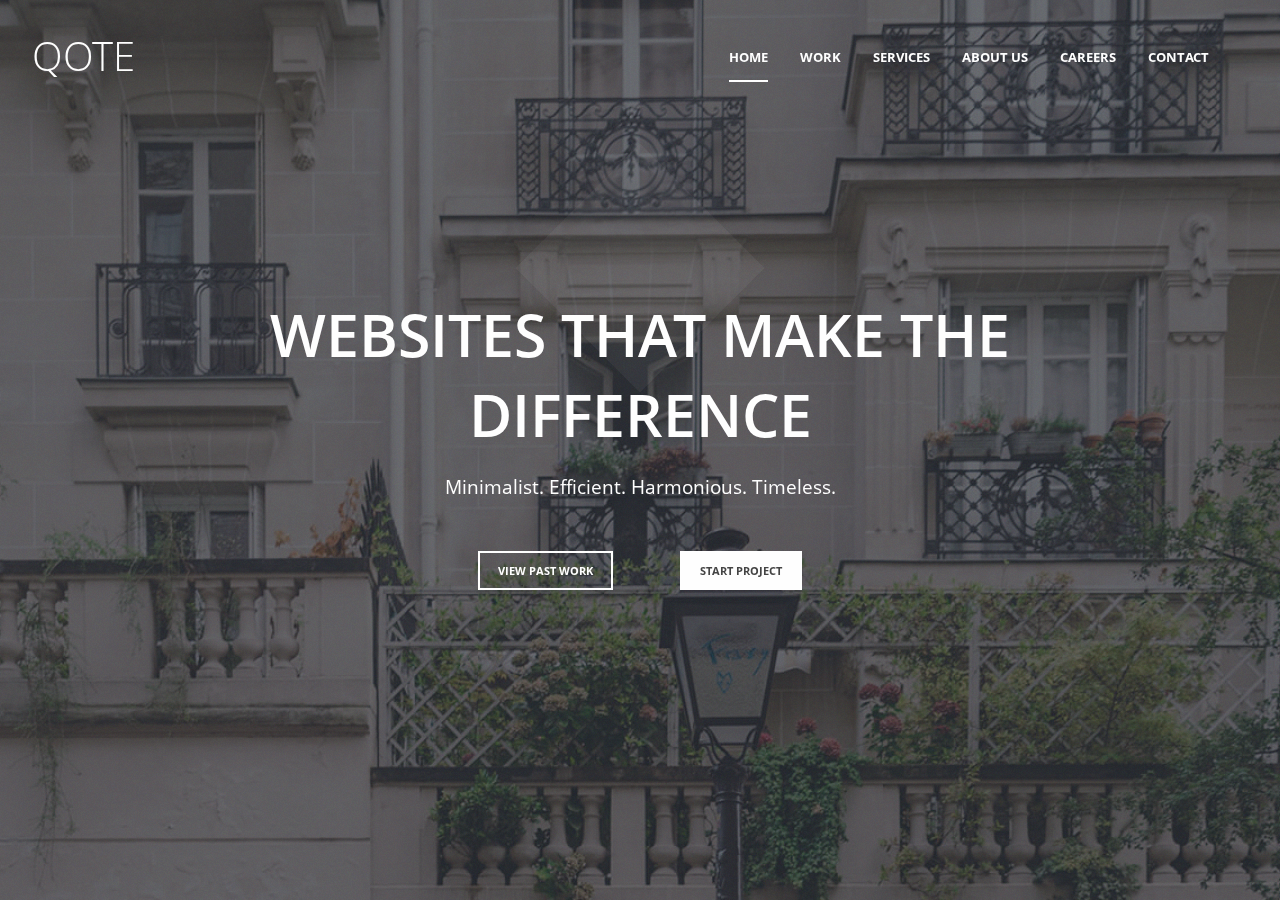
<file: index.html>
<!DOCTYPE html>
<html>
	<head>
		<meta charset="utf-8" />
		<title>QOTE</title>
		<meta name="viewport" content="width=device-width, initial-scale=1.0, user-scalable=yes" />
		<link rel="shortcut icon" href="favicon.ico"/>
		<link rel="stylesheet" type="text/css" href="assets/css/style.css" />
		<script type="text/javascript" src="assets/js/qote.js"></script>
	</head>
	<body data-status="loading">
		<div id="overlay"></div>
		<div id="loader">
			<div></div>
			<div></div>
			<div></div>
			<div></div>
			<div></div>
		</div>
		<header>
			<a id="logo" href="./">Qote</a>
			<input type="checkbox" id="menu-state" name="menu-state">
			<label id="menu-button" for="menu-state"><div></div></label>

			<nav id="menu-items">
				<ul>
					<li><a href="./" class="menu-selected">Home</a></li><!--
					--><li><a href="./work/">Work</a></li><!--
					--><li><a href="./services/">Services</a></li><!--
					--><li><a href="./about/">About Us</a></li><!--
					--><li><a href="./careers/">Careers</a></li><!--
					--><li><a href="./contact/">Contact</a></li><!--
					--><li><a href="#">EN</a> | <a href="#" data-title="FR" class="menu-selected">FR</a></li>
				</ul>
			</nav>



		</header>
		<section id="home">
			<article>
				<h1>Websites that make the difference</h1>
				
				<p>Minimalist. Efficient. Harmonious. Timeless.</p>
				<div class="button-container">
					<a href="./work/" class="button"><div><span>View Past Work</span></div></a><!--<div class="button important-button"><div>Start Project</div><span>Start Project</span></div>-->
					<a href="./contact/#contact-form" class="button important-button"><div><span>Start Project</span></div></a>
				</div>
			</article>
		</section>

		<!--
		<footer><a href="#2012">2012</a><a href="#2013">2013</a><a href="#2014">2014</a><a href="#2015">2015</a><a href="#2016">2016</a><a href="#2017">2017</a><a href="#2018">2018</a></footer>
	-->

	</body>
</html>
</file>
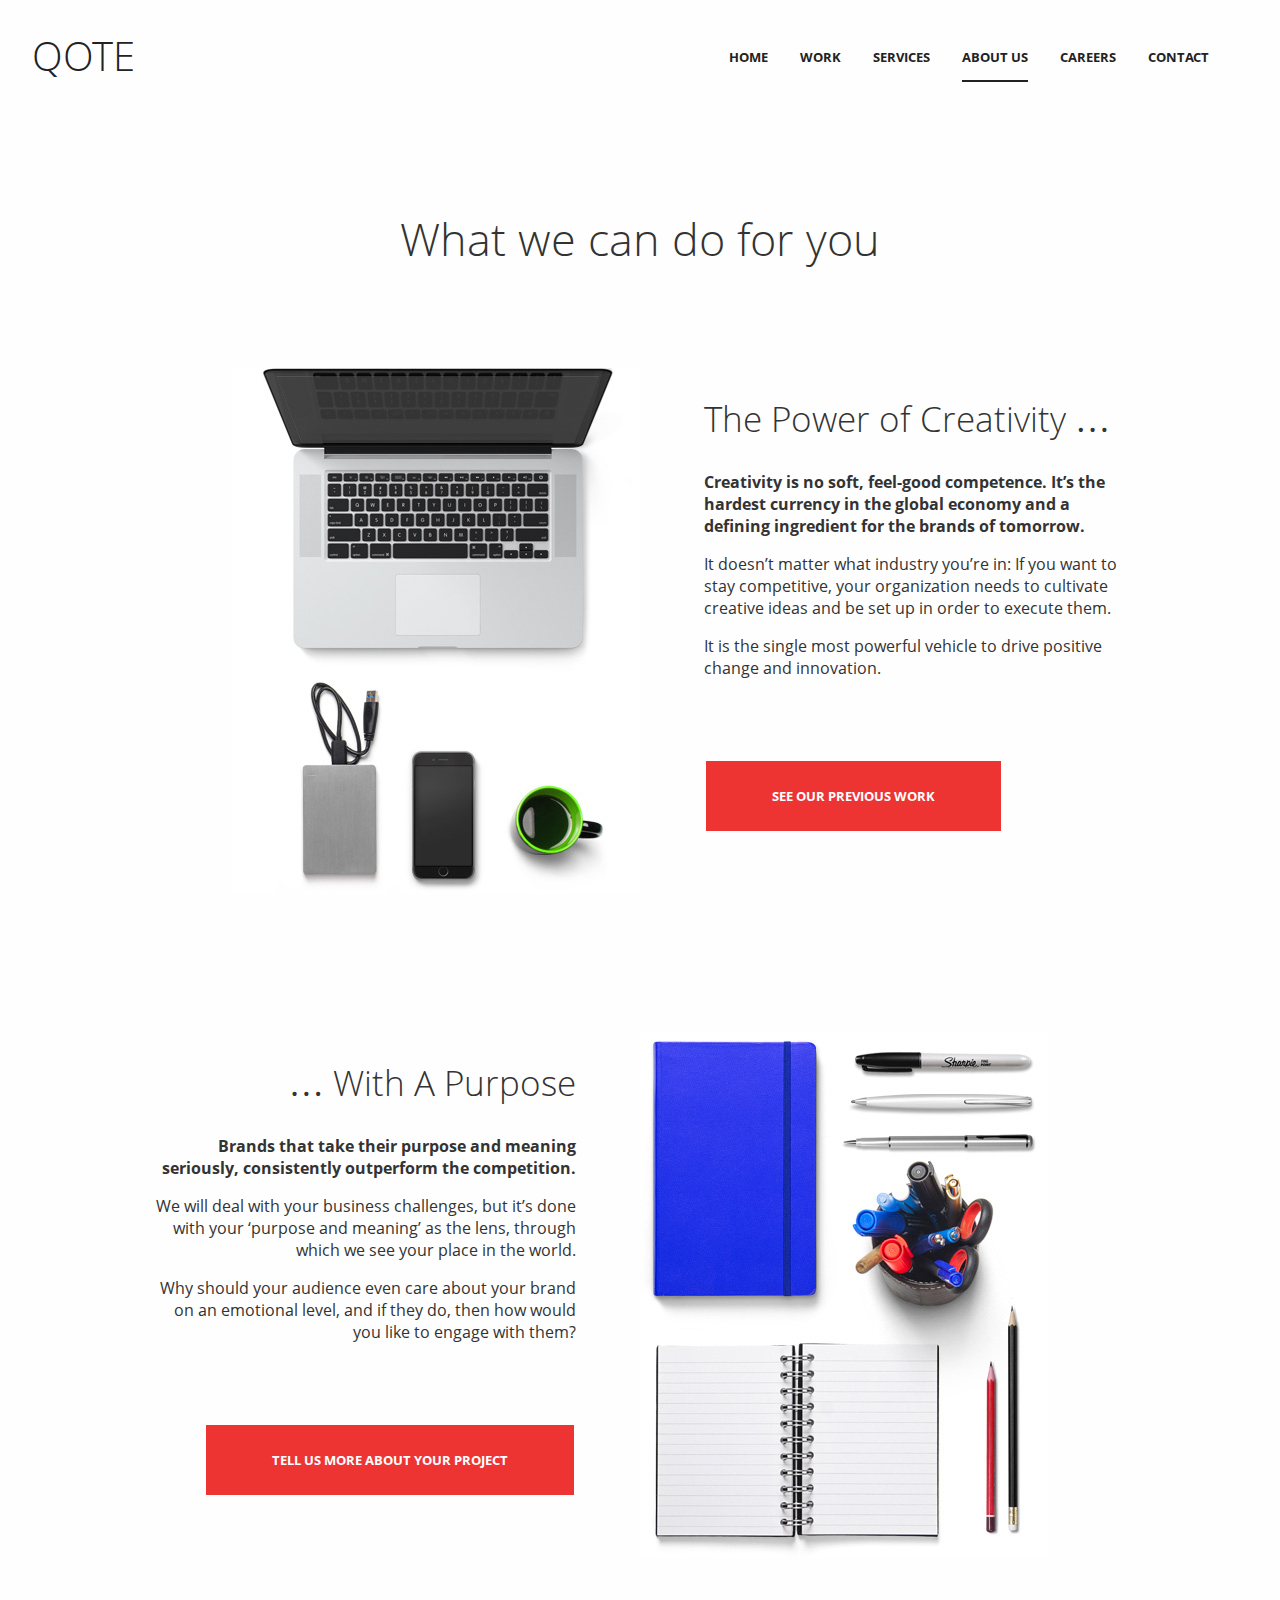
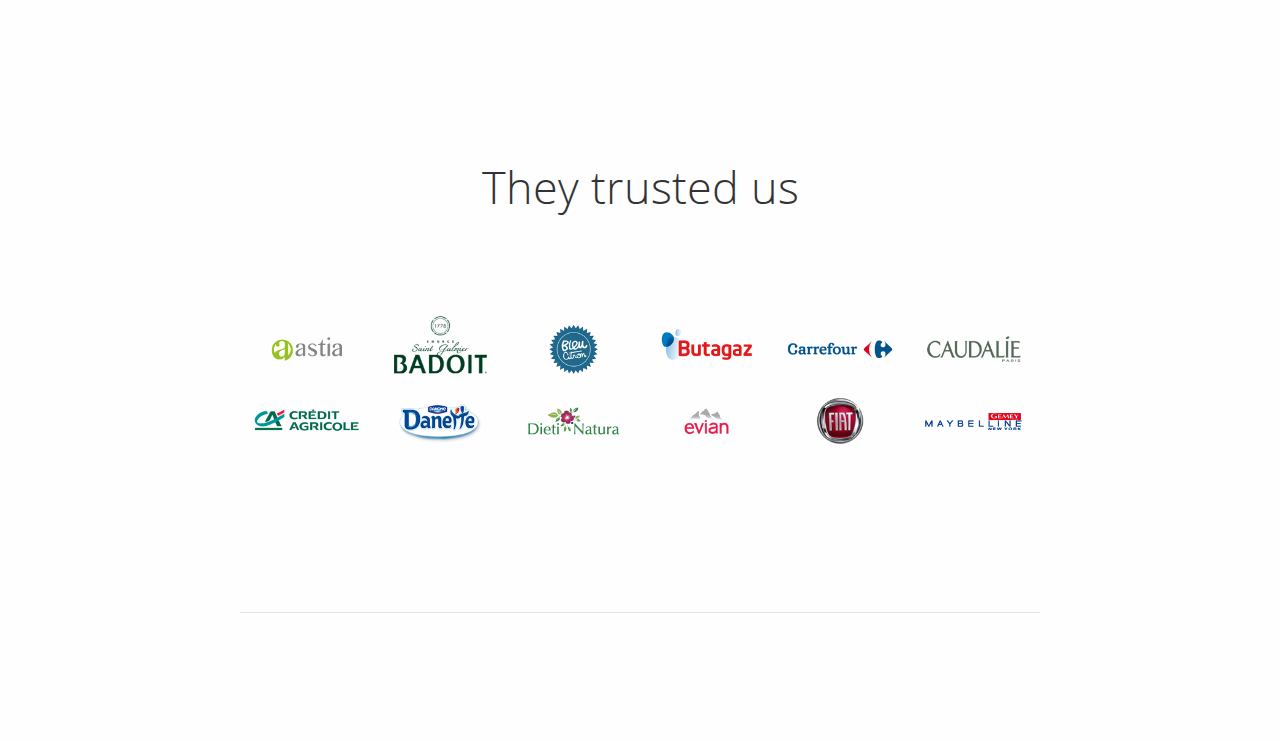
<file: about/index.html>
<!DOCTYPE html>
<html>
	<head>
		<meta charset="utf-8" />
		<title>QOTE | About Us</title>
		<meta name="viewport" content="width=device-width, initial-scale=1.0, user-scalable=yes" />
		<link rel="shortcut icon" href="../favicon.ico"/>
		<link rel="stylesheet" type="text/css" href="../assets/css/style.css" />
		<script type="text/javascript" src="../assets/js/catgrid.js"></script>
		<script type="text/javascript" src="../assets/js/qote.js"></script>
	</head>
	<body data-status="loading" class="page-work">
		<div id="loader">
			<div></div>
			<div></div>
			<div></div>
			<div></div>
			<div></div>
		</div>
		<header>
			<a id="logo" href="../">Qote</a>
			<input type="checkbox" id="menu-state" name="menu-state">
			<label id="menu-button" for="menu-state"><div></div></label>

			<nav id="menu-items">
				<ul>
					<li><a href="../">Home</a></li><!--
					--><li><a href="../work/">Work</a></li><!--
					--><li><a href="../services/">Services</a></li><!--
					--><li><a href="../about/" class="menu-selected">About Us</a></li><!--
					--><li><a href="../careers/">Careers</a></li><!--
					--><li><a href="../contact/">Contact</a></li><!--
					--><li><a href="#">EN</a> | <a href="#" data-title="FR" class="menu-selected">FR</a></li>
				</ul>
			</nav>



		</header>
		<section id="about">
			<h1>What we can do for you</h1>
			<div class="align-right"><img src="../assets/images/mato01.jpg" /></div>
			<div class="align-left">
				<h2>The Power of Creativity …</h2>
				<p><b>Creativity is no soft, feel-good competence. It’s the hardest currency in the global economy and a defining ingredient for the brands of tomorrow.</b></p>
				<p>It doesn’t matter what industry you’re in: If you want to stay competitive, your organization needs to cultivate creative ideas and be set up in order to execute them.</p>
				<p>It is the single most powerful vehicle to drive positive change and innovation.</p>
				<a href="../work/" class="colored-button"><div><span>See our previous work</span></div></a>
			</div>

			<div class="align-right">
				<h2>… With A Purpose</h2>
				<p><b>Brands that take their purpose and meaning seriously, consistently outperform the competition.</b></p>
				<p>We will deal with your business challenges, but it’s done with your ‘purpose and meaning’ as the lens, through which we see your place in the world.</p>
				<p>Why should your audience even care about your brand on an emotional level, and if they do, then how would you like to engage with them?</p>
				<a href="../contact/" class="colored-button"><div><span>Tell us more about your project</span></div></a>
			</div>
			<div class="align-left"><img src="../assets/images/mato02.jpg" /></div>


			
			<h1>They trusted us</h1>
			<div id="clients">
				<div id="clients-container">
					<div>
						<img src="../assets/images/clients/astia1.png" />
						<img src="../assets/images/clients/badoit1.png" />
						<img src="../assets/images/clients/bleucitron1.png" />
						<img src="../assets/images/clients/butagaz1.png" />
						<img src="../assets/images/clients/carrefour1.png" />
						<img src="../assets/images/clients/caudalie1.png" />
						<img src="../assets/images/clients/creditagricole1.png" />
						<img src="../assets/images/clients/danette1.png" />
						<img src="../assets/images/clients/dietinatura1.png" />
						<img src="../assets/images/clients/evian1.png" />
						<img src="../assets/images/clients/fiat1.png" />
						<img src="../assets/images/clients/gemey1.png" />

					</div>
					<div>
						<img src="../assets/images/clients/gibert1.png" />
						<img src="../assets/images/clients/grandlitier1.png" />
						<img src="../assets/images/clients/lasolution1.png" />
						<img src="../assets/images/clients/likemirror1.png" />
						<img src="../assets/images/clients/loreal1.png" />
						<img src="../assets/images/clients/lpsk1.png" />
						<img src="../assets/images/clients/mathpromo1.png" />
						<img src="../assets/images/clients/mazda1.png" />
						<img src="../assets/images/clients/mediagong1.png" />
						<img src="../assets/images/clients/mennen1.png" />
						<img src="../assets/images/clients/monkees1.png" />
						<img src="../assets/images/clients/mopa1.png" />

					</div>
					<div>
						<img src="../assets/images/clients/moxoundz1.png" />
						<img src="../assets/images/clients/naive1.png" />
						<img src="../assets/images/clients/novo1.png" />
						<img src="../assets/images/clients/pierrericaud1.png" />
						<img src="../assets/images/clients/psykup1.png" />
						<img src="../assets/images/clients/rufusbellefleur1.png" />
						<img src="../assets/images/clients/samsung1.png" />
						
						<img src="../assets/images/clients/gibert1.png" />
						<img src="../assets/images/clients/grandlitier1.png" />
						<img src="../assets/images/clients/lasolution1.png" />
						<img src="../assets/images/clients/likemirror1.png" />
						<img src="../assets/images/clients/loreal1.png" />


					</div>
				</div>
			</div>
		</section>
		<!--<footer><a href="#2012">2012</a><a href="#2013">2013</a><a href="#2014">2014</a><a href="#2015">2015</a><a href="#2016">2016</a><a href="#2017">2017</a><a href="#2018">2018</a></footer>-->

	</body>
</html>
</file>
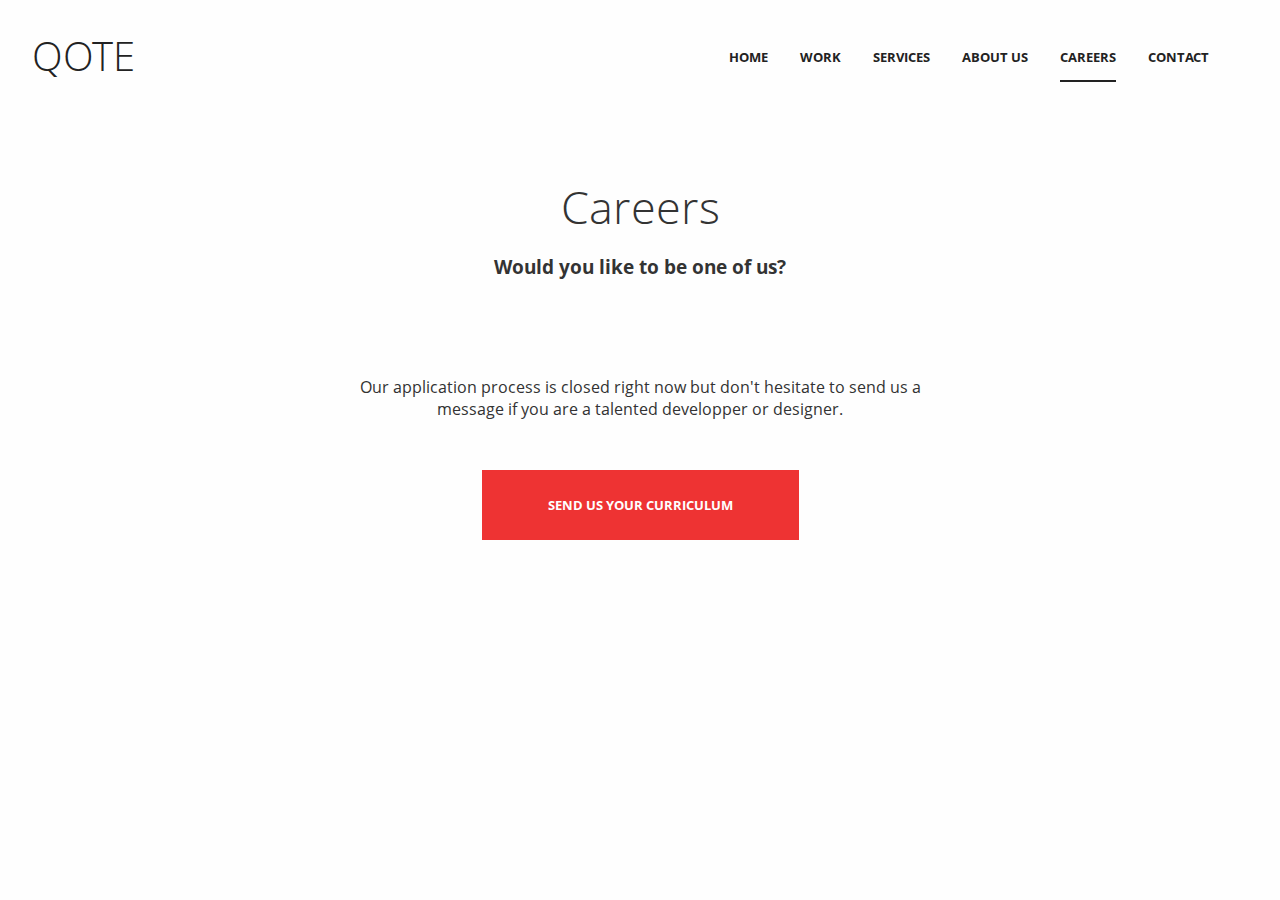
<file: careers/index.html>
<!DOCTYPE html>
<html>
	<head>
		<meta charset="utf-8" />
		<title>QOTE | Careers</title>
		<meta name="viewport" content="width=device-width, initial-scale=1.0, user-scalable=yes" />
		<link rel="shortcut icon" href="../favicon.ico"/>
		<link rel="stylesheet" type="text/css" href="../assets/css/style.css" />
		<script type="text/javascript" src="../assets/js/qote.js"></script>
		<script type="text/javascript" src="../assets/js/catgrid.js"></script>
	</head>
	<body data-status="loading" class="page-work">
		<div id="loader">
			<div></div>
			<div></div>
			<div></div>
			<div></div>
			<div></div>
		</div>
		<header>
			<a id="logo" href="../">Qote</a>
			<input type="checkbox" id="menu-state" name="menu-state">
			<label id="menu-button" for="menu-state"><div></div></label>

			<nav id="menu-items">
				<ul>
					<li><a href="../">Home</a></li><!--
					--><li><a href="../work/">Work</a></li><!--
					--><li><a href="../services/">Services</a></li><!--
					--><li><a href="../about/">About Us</a></li><!--
					--><li><a href="../careers/" class="menu-selected">Careers</a></li><!--
					--><li><a href="../contact/">Contact</a></li><!--
					--><li><a href="#">EN</a> | <a href="#" data-title="FR" class="menu-selected">FR</a></li>
				</ul>
			</nav>



		</header>
		<section id="careers">
			<h1>Careers</h1>
			<h2>Would you like to be one of us?</h2>
			<p>Our application process is closed right now but don't hesitate to send us a message if you are a talented developper or designer.</p>
			<div id="careers-link">
				<a href="../contact/" class="colored-button"><div><span>Send Us your Curriculum</span></div></a>
			</div>

			
		</section>
		<!--<footer><a href="#2012">2012</a><a href="#2013">2013</a><a href="#2014">2014</a><a href="#2015">2015</a><a href="#2016">2016</a><a href="#2017">2017</a><a href="#2018">2018</a></footer>-->

	</body>
</html>
</file>
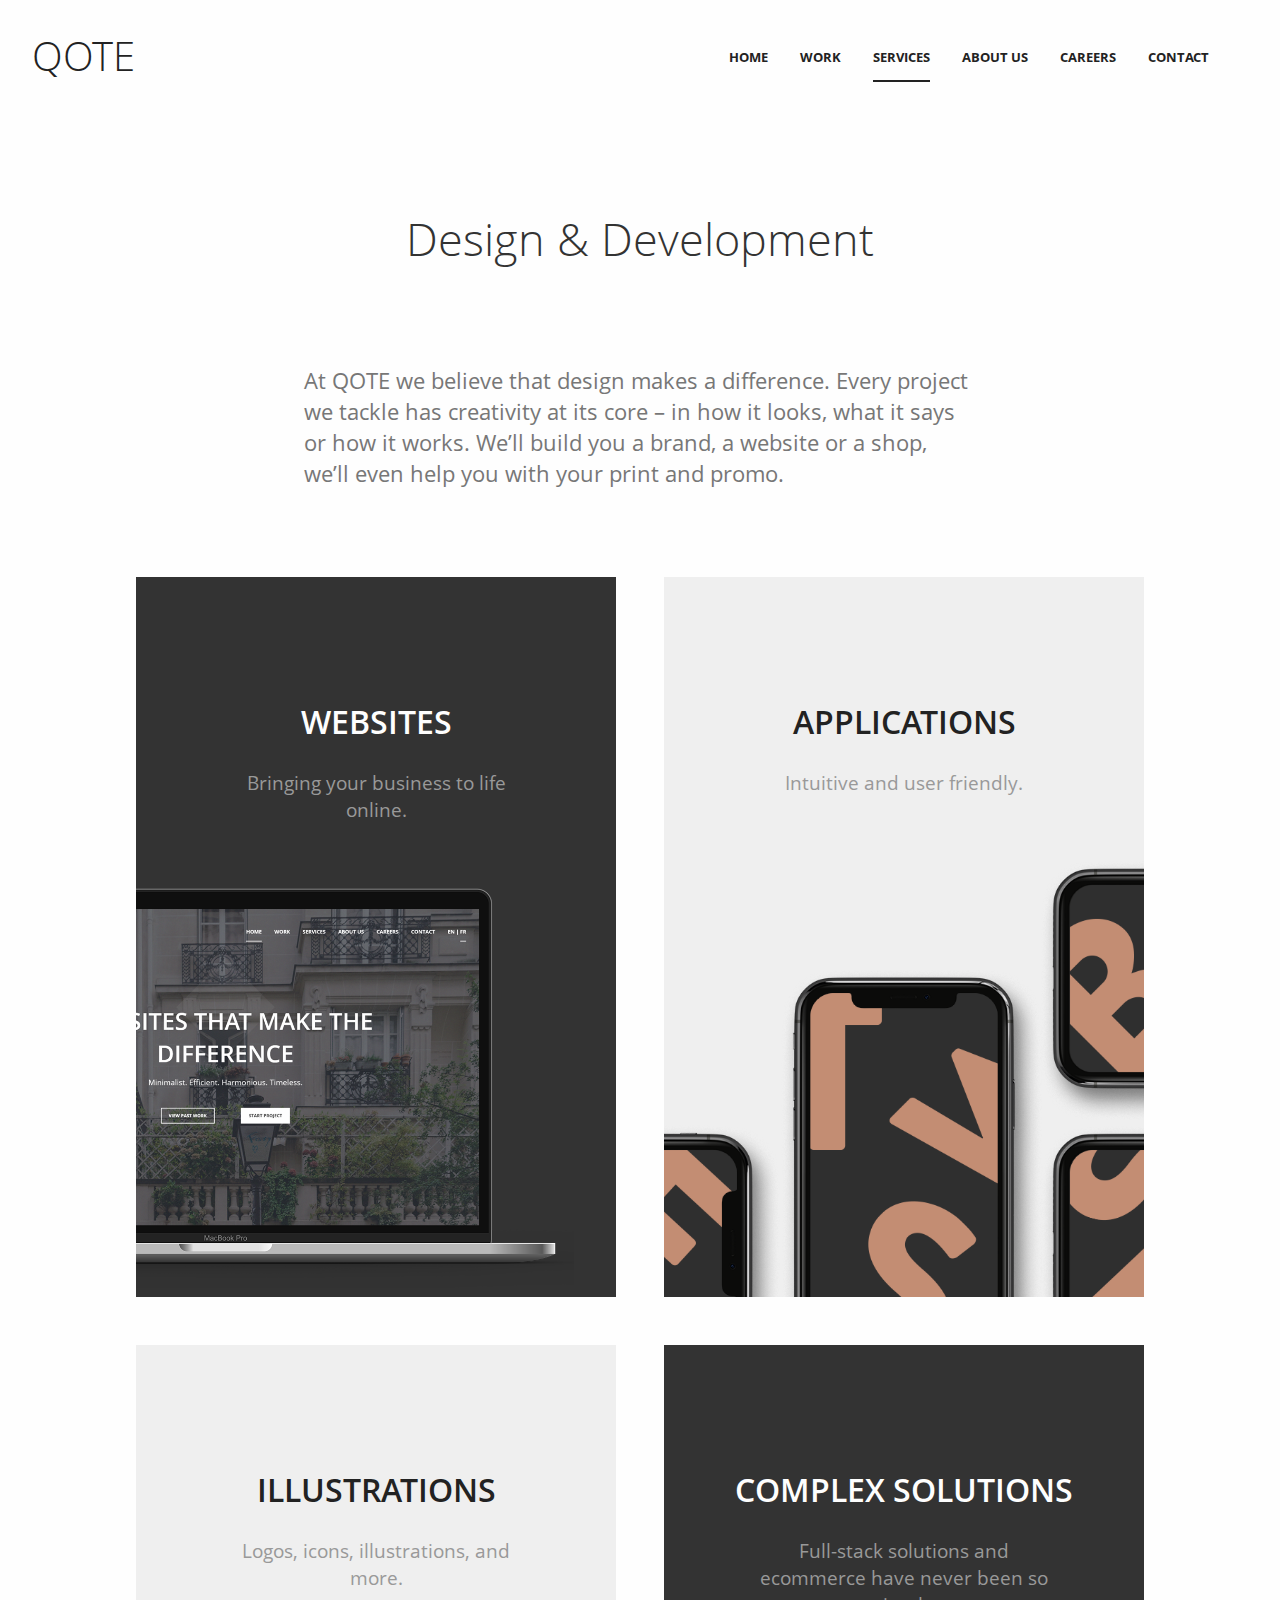
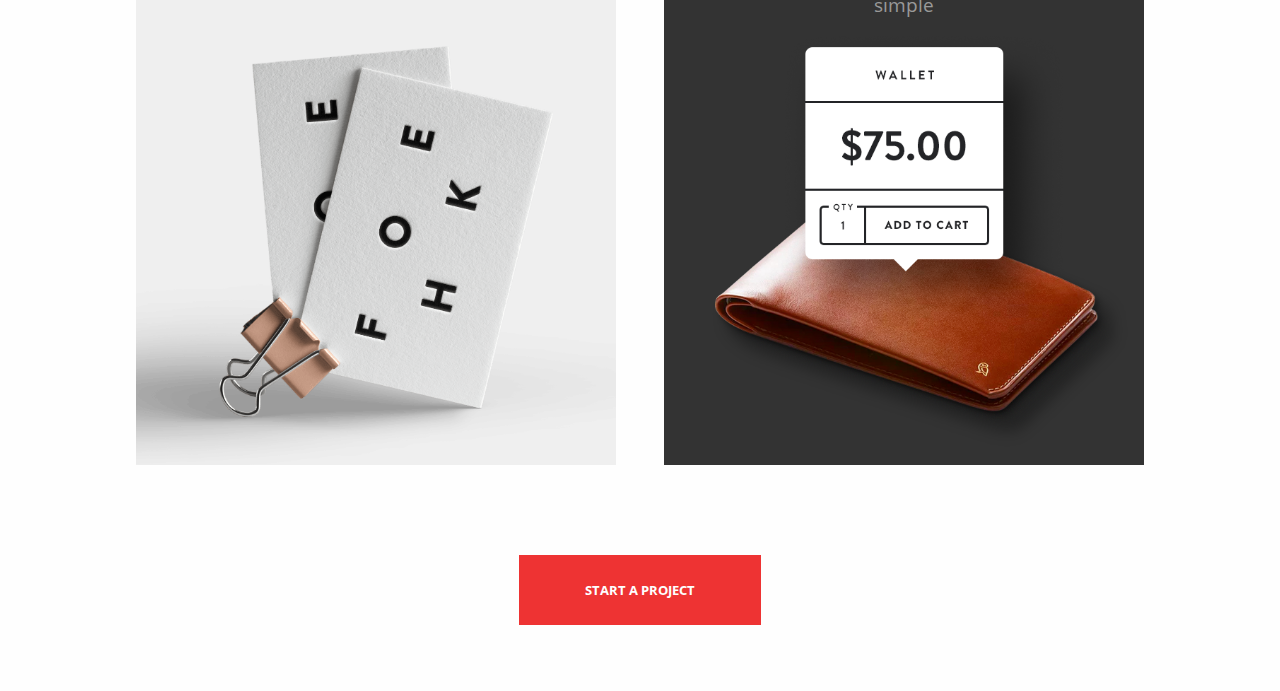
<file: services/index.html>
<!DOCTYPE html>
<html>
	<head>
		<meta charset="utf-8" />
		<title>QOTE | Services</title>
		<meta name="viewport" content="width=device-width, initial-scale=1.0, user-scalable=yes" />
		<link rel="shortcut icon" href="../favicon.ico"/>
		<link rel="stylesheet" type="text/css" href="../assets/css/style.css" />
		<script type="text/javascript" src="../assets/js/catgrid.js"></script>
		<script type="text/javascript" src="../assets/js/qote.js"></script>
	</head>
	<body data-status="loading" class="page-work">
		<div id="loader">
			<div></div>
			<div></div>
			<div></div>
			<div></div>
			<div></div>
		</div>
		<header>
			<a id="logo" href="../">Qote</a>
			<input type="checkbox" id="menu-state" name="menu-state">
			<label id="menu-button" for="menu-state"><div></div></label>

			<nav id="menu-items">
				<ul>
					<li><a href="../">Home</a></li><!--
					--><li><a href="../work/">Work</a></li><!--
					--><li><a href="../services/" class="menu-selected">Services</a></li><!--
					--><li><a href="../about/">About Us</a></li><!--
					--><li><a href="../careers/">Careers</a></li><!--
					--><li><a href="../contact/">Contact</a></li><!--
					--><li><a href="#">EN</a> | <a href="#" data-title="FR" class="menu-selected">FR</a></li>
				</ul>
			</nav>



		</header>
		<section id="services">
			<h1>Design & Development</h1>
			<p>At QOTE we believe that design makes a difference. Every project we tackle has creativity at its core – in how it looks, what it says or how it works. We’ll build you a brand, a website or a shop, we’ll even help you with your print and promo.</p>
			

			<section id="services-blocks">
				<a href="./websites/" class="services-block" id="block-websites">
					<h2>Websites</h2>
					<h3>Bringing your business to life online.</h3>
				</a>
				<a href="./applications/" class="services-block" id="block-applications">
					<h2>Applications</h2>
					<h3>Intuitive and user friendly.</h3>
				</a>
				<a href="./illustrations/" class="services-block" id="block-illustrations">
					<h2>Illustrations</h2>
					<h3>Logos, icons, illustrations, and more.</h3>
				</a>
				<a href="./complexsolutions/" class="services-block" id="block-complex">
					<h2>Complex Solutions</h2>
					<h3>Full-stack solutions and ecommerce have never been so simple</h3>
				</a>
			</section>

			<section class="details-block"></section>

			<!--
			<section>
				<div>
					<h3>Websites</h3>
					<ul>
						<li>HTML5 / CSS3 / Javascript</li>
						<li>Fullstack Developpment</li>
						<li>Lightweight and Responsive</li>
						<li>Search Engine Opimization</li>
					</ul>
				</div>
				<div>
					<h3>Applications</h3>
					<ul>
						<li>Android, iOS, Windows Phone</li>
						<li>Concept Art</li>
						<li>Logo Creation</li>
					</ul>
				</div>
				<div>
					<h3>Illustrations</h3>
					<ul>
						<li>Creative & Art Direction</li>
						<li>Logo Creation</li>
						<li>CMS Theme Developpment</li>
					</ul>
				</div>
				<div>
					<h3>Complex Solutions</h3>
					<ul>
						<li>Project Architecture</li>
						<li>Ecommerce</li>
						<li>Payment Platform</li>
						<li>High Security Websites</li>
					</ul>
				</div>
			</section>
			-->
			<a href="../contact/#contact-form" class="colored-button"><div><span>Start a project</span></div></a>
		</section>
		<!--<footer><a href="#2012">2012</a><a href="#2013">2013</a><a href="#2014">2014</a><a href="#2015">2015</a><a href="#2016">2016</a><a href="#2017">2017</a><a href="#2018">2018</a></footer>-->

	</body>
</html>
</file>
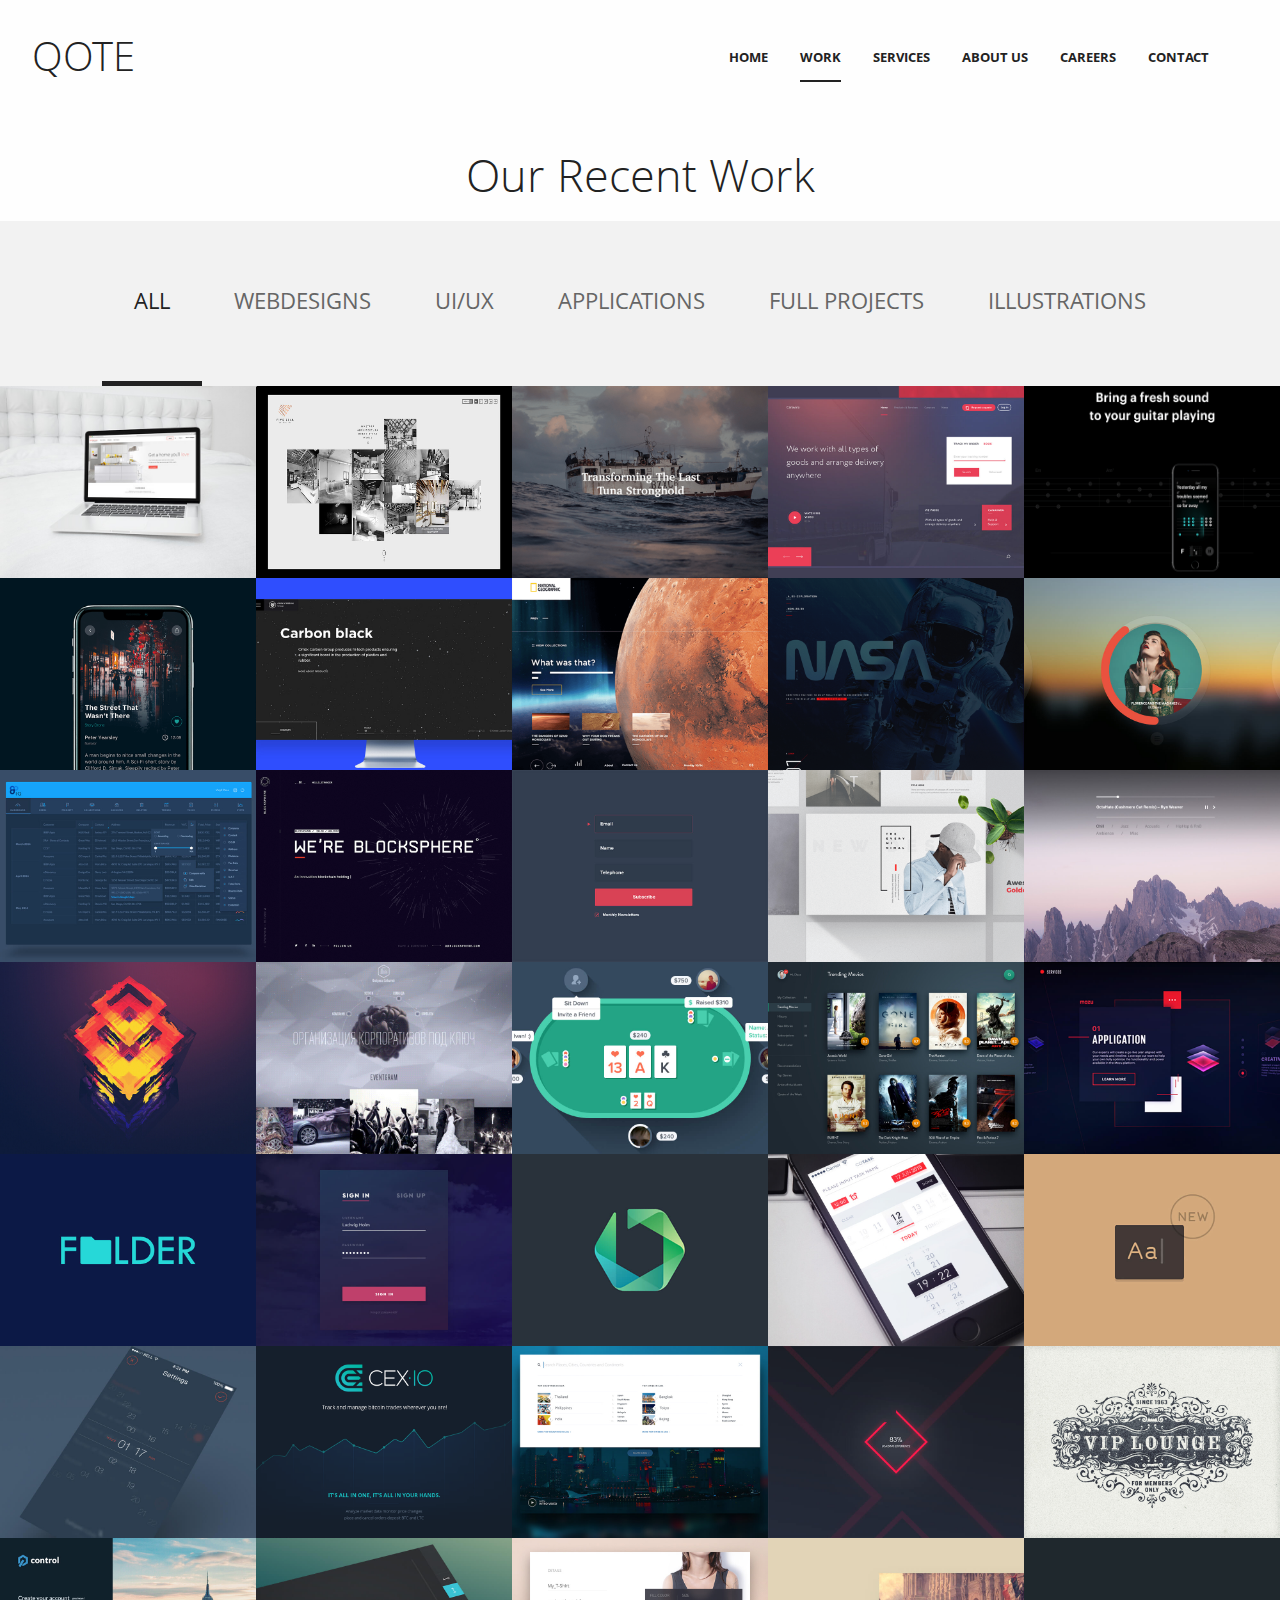
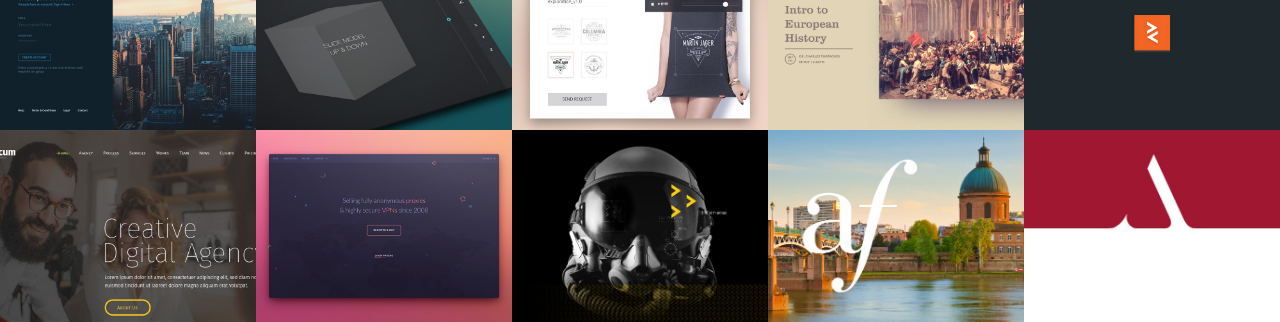
<file: work/index.html>
<!DOCTYPE html>
<html>
	<head>
		<meta charset="utf-8" />
		<title>QOTE | Work</title>
		<meta name="viewport" content="width=device-width, initial-scale=1.0, user-scalable=yes" />
		<link rel="shortcut icon" href="../favicon.ico"/>
		<link rel="stylesheet" type="text/css" href="../assets/css/style.css" />
		<script type="text/javascript" src="../assets/js/catgrid.js"></script>
		<script type="text/javascript" src="../assets/js/qote.js"></script>
	</head>
	<body data-status="loading" class="page-work">
		<div id="loader">
			<div></div>
			<div></div>
			<div></div>
			<div></div>
			<div></div>
		</div>
		<header>
			<a id="logo" href="../">Qote</a>
			<input type="checkbox" id="menu-state" name="menu-state">
			<label id="menu-button" for="menu-state"><div></div></label>

			<nav id="menu-items">
				<ul>
					<li><a href="../">Home</a></li><!--
					--><li><a href="../work/" class="menu-selected">Work</a></li><!--
					--><li><a href="../services/">Services</a></li><!--
					--><li><a href="../about/">About Us</a></li><!--
					--><li><a href="../careers/">Careers</a></li><!--
					--><li><a href="../contact/">Contact</a></li><!--
					--><li><a href="#">EN</a> | <a href="#" data-title="FR" class="menu-selected">FR</a></li>
				</ul>
			</nav>



		</header>
		<input type="radio" name="work" value="work-grid" id="work-grid" checked>
		<input type="radio" name="work" value="work-details" id="work-details">
		<div id="project-container">

		</div>
		<div id="work-container">
			<div class="page-title"><h1>Our Recent Work</h1></div>
			<section id="work-classifier"></section>
			<section id="work">
				<article class="project" data-cat="Webdesigns">
					<img src="../assets/images/work/min/idx.jpg" alt="Baroque Source" />
					<div class="button">View More</div>
					<textarea class="project-data"><div class="project-block">
				
				<h3>INTERIOR DESIGNERS</h3>
				<img class="zero" src="../assets/images/work/normal/id-01.jpg" />
				<img class="zero" src="../assets/images/work/normal/id-02.jpg" />
				<img class="zero" src="../assets/images/work/normal/id-03.jpg" />
				<img class="zero" src="../assets/images/work/normal/id-04.jpg" />
				<img class="zero" src="../assets/images/work/normal/id-05.jpg" />
				<img class="zero" src="../assets/images/work/normal/id-06.jpg" />
				<img class="zero" src="../assets/images/work/normal/id-07.jpg" />
				<img class="zero" src="../assets/images/work/normal/id-08.jpg" />
				<img class="zero" src="../assets/images/work/normal/id-09.jpg" />
				<img class="zero" src="../assets/images/work/normal/id-10.jpg" />
				<img class="zero" src="../assets/images/work/normal/id-11.jpg" />
				<img class="zero" src="../assets/images/work/normal/id-12.jpg" />
				<img src="../assets/images/work/normal/id-13.jpg" />

				<div class="project-description"><div class="project-details">
						<h4>About This Project</h4>
						<p>We had to create a complete website for a Interior Architect Agency</p>
					</div>
					<div class="project-client">
						<h5>Client</h5>
						<p>Interior Designers</p>
						<br />
						<h5>Category</h5>
						<p>Website, UI/UX</p>
					</div>
				</div>
				<div class="project-pages">
					<div class="project-previous">
						<div class="project-pages-image" style="background-image: url('../assets/images/work/min/music_player.jpg');">
						</div>
						<div class="project-pages-title">
							<h4>Audio Player</h4>
							<p>HTML5 & JS Project</p>
						</div>
					</div>
					<div class="project-next">
						<div class="project-pages-image" style="background-image: url('../assets/images/work/min/watch.jpg');">
						</div>
						<div class="project-pages-title">
							<h4>Smarth Watch</h4>
							<p>An audio player for watches</p>
						</div>
					</div>
				</div>
			</div></textarea>
				</article>
				<article class="project" data-cat="Webdesigns">
					<img src="../assets/images/work/min2/ac.jpg" alt="Baroque Source" />
					<div class="button">View More</div>
					<textarea class="project-data"><div class="project-block">
				
				<h3>FIVE CELL ARCHITECTS</h3>
				<img class="zero" src="../assets/images/work/normal/fc-01.png" />
				<img class="zero" src="../assets/images/work/normal/fc-02.jpg" />
				<img class="zero" src="../assets/images/work/normal/fc-03.gif" />
				<img class="zero" src="../assets/images/work/normal/fc-04.png" />
				<img class="zero" src="../assets/images/work/normal/fc-05.gif" />
				<img class="zero" src="../assets/images/work/normal/fc-06.png" />
				<img class="zero" src="../assets/images/work/normal/fc-07.png" />
				<img class="zero" src="../assets/images/work/normal/fc-08.gif" />
				<img class="zero" src="../assets/images/work/normal/fc-09.png" />
				<img class="zero" src="../assets/images/work/normal/fc-10.jpg" />
				<img class="zero" src="../assets/images/work/normal/fc-11.jpg" />
				<img class="zero" src="../assets/images/work/normal/fc-12.jpg" />
				<img class="zero" src="../assets/images/work/normal/fc-13.jpg" />
				<img class="zero" src="../assets/images/work/normal/fc-14.jpg" />
				<img class="zero" src="../assets/images/work/normal/fc-15.jpg" />
				<img src="../assets/images/work/normal/fc-16.jpg" />

				<div class="project-description"><div class="project-details">
						<h4>About This Project</h4>
						<p>We were ask to create a complete website for the Five Cell Architects Agency</p>
					</div>
					<div class="project-client">
						<h5>Client</h5>
						<p>Five Cell Architects</p>
						<br />
						<h5>Category</h5>
						<p>Website, UI/UX</p>
					</div>
				</div>
				<div class="project-pages">
					<div class="project-previous">
						<div class="project-pages-image" style="background-image: url('../assets/images/work/min/music_player.jpg');">
						</div>
						<div class="project-pages-title">
							<h4>Audio Player</h4>
							<p>HTML5 & JS Project</p>
						</div>
					</div>
					<div class="project-next">
						<div class="project-pages-image" style="background-image: url('../assets/images/work/min/watch.jpg');">
						</div>
						<div class="project-pages-title">
							<h4>Smarth Watch</h4>
							<p>An audio player for watches</p>
						</div>
					</div>
				</div>
			</div></textarea>
				</article>

				<article class="project" data-cat="UI/UX">
					<img src="../assets/images/work/min2/nc.png" alt="Nature Conservancy" />
					<div class="button">View More</div>
					<textarea class="project-data"><div class="project-block">
				
				<h3>Nature Conservancy</h3>
				<img class="zero" src="../assets/images/work/normal/nc-01.jpg" />
				<img class="zero" src="../assets/images/work/normal/nc-02.jpg" />
				<img class="zero" src="../assets/images/work/normal/nc-03.jpg" />
				<img class="zero" src="../assets/images/work/normal/nc-04.jpg" />
				<img src="../assets/images/work/normal/nc-05.jpg" />



				<div class="project-description"><div class="project-details">
						<h4>About This Project</h4>
						<p>We had to create a complete template with UI and UX elements for the Nature Conservancy Project.</p>
					</div>
					<div class="project-client">
						<h5>Client</h5>
						<p>Nature Conservancy</p>
						<br />
						<h5>Category</h5>
						<p>Webdesign, UI/UX</p>
					</div>
				</div>
				<div class="project-pages">
					<div class="project-previous">
						<div class="project-pages-image" style="background-image: url('../assets/images/work/min/music_player.jpg');">
						</div>
						<div class="project-pages-title">
							<h4>Audio Player</h4>
							<p>HTML5 & JS Project</p>
						</div>
					</div>
					<div class="project-next">
						<div class="project-pages-image" style="background-image: url('../assets/images/work/min/watch.jpg');">
						</div>
						<div class="project-pages-title">
							<h4>Smarth Watch</h4>
							<p>An audio player for watches</p>
						</div>
					</div>
				</div>
			</div></textarea>
				</article>
				
				<article class="project" data-cat="Webdesigns">
					<img src="../assets/images/work/min2/canavara.jpg" alt="Baroque Source" />
					<div class="button">View More</div>
					<textarea class="project-data"><div class="project-block">
				
				<h3>CANAVARA</h3>
				<img class="zero" src="../assets/images/work/normal/canavara-01.png" />
				<img class="zero" src="../assets/images/work/normal/canavara-02.png" />
				<img class="zero" src="../assets/images/work/normal/canavara-03.png" />
				<img class="zero" src="../assets/images/work/normal/canavara-04.png" />
				<img class="zero" src="../assets/images/work/normal/canavara-05.png" />
				<img class="zero" src="../assets/images/work/normal/canavara-06.png" />
				<img class="zero" src="../assets/images/work/normal/canavara-07.png" />
				<img class="zero" src="../assets/images/work/normal/canavara-08.png" />
				<img class="zero" src="../assets/images/work/normal/canavara-09.png" />
				<img class="zero" src="../assets/images/work/normal/canavara-10.png" />
				<img class="zero" src="../assets/images/work/normal/canavara-11.png" />
				<img class="zero" src="../assets/images/work/normal/canavara-12.png" />
				<img class="zero" src="../assets/images/work/normal/canavara-13.png" />
				<img class="zero" src="../assets/images/work/normal/canavara-14.png" />
				<img class="zero" src="../assets/images/work/normal/canavara-15.png" />
				<img src="../assets/images/work/normal/canavara-16.png" />

				<div class="project-description"><div class="project-details">
						<h4>About This Project</h4>
						<p>We had to create a complete website for the Canavara services.</p>
					</div>
					<div class="project-client">
						<h5>Client</h5>
						<p>Canavara</p>
						<br />
						<h5>Category</h5>
						<p>Website, UI/UX</p>
					</div>
				</div>
				<div class="project-pages">
					<div class="project-previous">
						<div class="project-pages-image" style="background-image: url('../assets/images/work/min/music_player.jpg');">
						</div>
						<div class="project-pages-title">
							<h4>Audio Player</h4>
							<p>HTML5 & JS Project</p>
						</div>
					</div>
					<div class="project-next">
						<div class="project-pages-image" style="background-image: url('../assets/images/work/min/watch.jpg');">
						</div>
						<div class="project-pages-title">
							<h4>Smarth Watch</h4>
							<p>An audio player for watches</p>
						</div>
					</div>
				</div>
			</div></textarea>
				</article>
				<article class="project" data-cat="Applications">
					<img src="../assets/images/work/min2/el.png" alt="Baroque Source" />
					<div class="button">View More</div>
					<textarea class="project-data"><div class="project-block">
				
				<h3>ELEKEN.CO</h3>
				<img class="zero" src="../assets/images/work/normal/el-01.png" />
				<img class="zero" src="../assets/images/work/normal/el-02.gif" />
				<img class="zero" src="../assets/images/work/normal/el-03.png" />
				<img class="zero" src="../assets/images/work/normal/el-04.gif" />
				<img class="zero" src="../assets/images/work/normal/el-05.gif" />
				<img src="../assets/images/work/normal/el-06.png" />
				

				<div class="project-description"><div class="project-details">
						<h4>About This Project</h4>
						<p>We created a guitar learning application for Eleken on Android and iOS.</p>
					</div>
					<div class="project-client">
						<h5>Client</h5>
						<p>Eleken</p>
						<br />
						<h5>Category</h5>
						<p>Mobile Application</p>
					</div>
				</div>
				<div class="project-pages">
					<div class="project-previous">
						<div class="project-pages-image" style="background-image: url('../assets/images/work/min/music_player.jpg');">
						</div>
						<div class="project-pages-title">
							<h4>Audio Player</h4>
							<p>HTML5 & JS Project</p>
						</div>
					</div>
					<div class="project-next">
						<div class="project-pages-image" style="background-image: url('../assets/images/work/min/watch.jpg');">
						</div>
						<div class="project-pages-title">
							<h4>Smarth Watch</h4>
							<p>An audio player for watches</p>
						</div>
					</div>
				</div>
			</div></textarea>
				</article>
				<article class="project" data-cat="Applications">
					<img src="../assets/images/work/min2/slumber.png" alt="Baroque Source" />
					<div class="button">View More</div>
					<textarea class="project-data"><div class="project-block">
				
				<h3>SLUMBER</h3>
				<img class="zero" src="../assets/images/work/normal/sl-01.png" />
				<img class="zero" src="../assets/images/work/normal/sl-02.png" />
				<img class="zero" src="../assets/images/work/normal/sl-03.png" />
				<img class="zero" src="../assets/images/work/normal/sl-04.png" />
				<img src="../assets/images/work/normal/sl-05.png" />
				

				<div class="project-description"><div class="project-details">
						<h4>About This Project</h4>
						<p>We create a complete application and a front page for the Slumber Project</p>
					</div>
					<div class="project-client">
						<h5>Client</h5>
						<p>Slumber</p>
						<br />
						<h5>Category</h5>
						<p>Mobile Application, Webdesigns</p>
					</div>
				</div>
				<div class="project-pages">
					<div class="project-previous">
						<div class="project-pages-image" style="background-image: url('../assets/images/work/min/music_player.jpg');">
						</div>
						<div class="project-pages-title">
							<h4>Audio Player</h4>
							<p>HTML5 & JS Project</p>
						</div>
					</div>
					<div class="project-next">
						<div class="project-pages-image" style="background-image: url('../assets/images/work/min/watch.jpg');">
						</div>
						<div class="project-pages-title">
							<h4>Smarth Watch</h4>
							<p>An audio player for watches</p>
						</div>
					</div>
				</div>
			</div></textarea>
				</article>
				<article class="project" data-cat="Full Projects">
					<img src="../assets/images/work/min2/carbonblack.jpg" alt="Work Songs" />
					<div class="button">View More</div>
					<textarea class="project-data"><div class="project-block">
				
				<h3>CARBON BLACK</h3>
				<img class="zero" src="../assets/images/work/normal/cb-01.png" />
				<img class="zero" src="../assets/images/work/normal/cb-02.png" />
				<img class="zero" src="../assets/images/work/normal/cb-03.png" />
				<img class="zero" src="../assets/images/work/normal/cb-04.png" />
				<div class="iframe-container"><iframe src="https://player.vimeo.com/video/234473173?title=0&amp;byline=0&amp;portrait=0" webkitallowfullscreen="" mozallowfullscreen="" allowfullscreen="" style="" class="embed-content" frameborder="0"></iframe></div>
				<img class="zero" src="../assets/images/work/normal/cb-05.png" />
				<img class="zero" src="../assets/images/work/normal/cb-06.png" />
				<img class="zero" src="../assets/images/work/normal/cb-07.png" />
				<img class="zero" src="../assets/images/work/normal/cb-08.png" />
				<img src="../assets/images/work/normal/cb-09.png" />
				<div class="project-description"><div class="project-details">
						<h4>About This Project</h4>
						<p>We had to a complete website and a web identity for Carbon Black.</p>
					</div>
					<div class="project-client">
						<h5>Client</h5>
						<p>Carbon Black</p>
						<br />
						<h5>Category</h5>
						<p>Full Project, Identity</p>
					</div>
				</div>
				<div class="project-pages">
					<div class="project-previous">
						<div class="project-pages-image" style="background-image: url('../assets/images/work/min/music_player.jpg');">
						</div>
						<div class="project-pages-title">
							<h4>Audio Player</h4>
							<p>HTML5 & JS Project</p>
						</div>
					</div>
					<div class="project-next">
						<div class="project-pages-image" style="background-image: url('../assets/images/work/min/watch.jpg');">
						</div>
						<div class="project-pages-title">
							<h4>Smarth Watch</h4>
							<p>An audio player for watches</p>
						</div>
					</div>
				</div>
			</div></textarea>
				</article>
				<article class="project" data-cat="Webdesigns">
					<img src="../assets/images/work/min2/ng.png" alt="National Geographic Redesign" />
					<div class="button">View More</div>
					<textarea class="project-data"><div class="project-block">
				
				<h3>National Geographic Redesign</h3>
				<img src="../assets/images/work/normal/ng.png" />


				<div class="project-description"><div class="project-details">
						<h4>About This Project</h4>
						<p>We had to propose a new template for the front page of National Geographic's Website.</p>
					</div>
					<div class="project-client">
						<h5>Client</h5>
						<p>National Geographic</p>
						<br />
						<h5>Category</h5>
						<p>Art direction, Identity, Photography, Print</p>
					</div>
				</div>
				<div class="project-pages">
					<div class="project-previous">
						<div class="project-pages-image" style="background-image: url('../assets/images/work/min/music_player.jpg');">
						</div>
						<div class="project-pages-title">
							<h4>Audio Player</h4>
							<p>HTML5 & JS Project</p>
						</div>
					</div>
					<div class="project-next">
						<div class="project-pages-image" style="background-image: url('../assets/images/work/min/watch.jpg');">
						</div>
						<div class="project-pages-title">
							<h4>Smarth Watch</h4>
							<p>An audio player for watches</p>
						</div>
					</div>
				</div>
			</div></textarea>
				</article>
				<article class="project" data-cat="Webdesigns">
					<img src="../assets/images/work/min2/nasa.png" alt="Nasa" />
					<div class="button">View More</div>
					<textarea class="project-data"><div class="project-block">
				
				<h3>Nasa Station</h3>
				<img src="../assets/images/work/normal/nasa.png" />


				<div class="project-description"><div class="project-details">
						<h4>About This Project</h4>
						<p>We had to create a new promotional website for the Nasa Station Project.</p>
					</div>
					<div class="project-client">
						<h5>Client</h5>
						<p>Nasa Station</p>
						<br />
						<h5>Category</h5>
						<p>Webdesign, Art direction, Identity</p>
					</div>
				</div>
				<div class="project-pages">
					<div class="project-previous">
						<div class="project-pages-image" style="background-image: url('../assets/images/work/min/music_player.jpg');">
						</div>
						<div class="project-pages-title">
							<h4>Audio Player</h4>
							<p>HTML5 & JS Project</p>
						</div>
					</div>
					<div class="project-next">
						<div class="project-pages-image" style="background-image: url('../assets/images/work/min/watch.jpg');">
						</div>
						<div class="project-pages-title">
							<h4>Smarth Watch</h4>
							<p>An audio player for watches</p>
						</div>
					</div>
				</div>
			</div></textarea>
				</article>
				<article class="project" data-cat="UI/UX">
					<img src="../assets/images/work/min/Seempl_Music_Bigger.jpg" alt="Seempl Player" />
					<div class="button">View More</div>
					<textarea class="project-data"><div class="project-block">
				
				<h3>SEEMPL</h3>
				<img src="../assets/images/work/normal/Seempl_Music_Bigger.jpg" />
				<div class="project-description"><div class="project-details">
						<h4>About This Project</h4>
						<p>We had to create an audio player for Seempl</p>
					</div>
					<div class="project-client">
						<h5>Client</h5>
						<p>Seempl</p>
						<br />
						<h5>Category</h5>
						<p>UI/UX</p>
					</div>
				</div>
				<div class="project-pages">
					<div class="project-previous">
						<div class="project-pages-image" style="background-image: url('../assets/images/work/min/music_player.jpg');">
						</div>
						<div class="project-pages-title">
							<h4>Audio Player</h4>
							<p>HTML5 & JS Project</p>
						</div>
					</div>
					<div class="project-next">
						<div class="project-pages-image" style="background-image: url('../assets/images/work/min/watch.jpg');">
						</div>
						<div class="project-pages-title">
							<h4>Smarth Watch</h4>
							<p>An audio player for watches</p>
						</div>
					</div>
				</div>
			</div></textarea>
				</article>
				<article class="project" data-cat="UI/UX">
					<img src="../assets/images/work/min/tables-r.jpg" alt="Tables R" />
					<div class="button">View More</div>
					<textarea class="project-data"><div class="project-block">
				
				<h3>tables.js</h3>
				<img src="../assets/images/work/normal/table-real.png" />
				
				<div class="project-description"><div class="project-details">
						<h4>About This Project</h4>
						<p>We had to create a Javascript library to manage database.</p>
					</div>
					<div class="project-client">
						<h5>Client</h5>
						<p>tables.js</p>
						<br />
						<h5>Category</h5>
						<p>Script, UI/UX</p>
					</div>
				</div>
				<div class="project-pages">
					<div class="project-previous">
						<div class="project-pages-image" style="background-image: url('../assets/images/work/min/music_player.jpg');">
						</div>
						<div class="project-pages-title">
							<h4>Audio Player</h4>
							<p>HTML5 & JS Project</p>
						</div>
					</div>
					<div class="project-next">
						<div class="project-pages-image" style="background-image: url('../assets/images/work/min/watch.jpg');">
						</div>
						<div class="project-pages-title">
							<h4>Smarth Watch</h4>
							<p>An audio player for watches</p>
						</div>
					</div>
				</div>
			</div></textarea>
				</article>
				<article class="project" data-cat="Full Projects">
					<img src="../assets/images/work/min2/blocksphere.png" alt="BlockSphere" />
					<div class="button">View More</div>
					<textarea class="project-data"><div class="project-block">
				
				<h3>BlockSphere</h3>
				<img class="zero" src="../assets/images/work/normal/bs-01.gif" />
				<img class="zero" src="../assets/images/work/normal/bs-02.png" />
				<img class="zero" src="../assets/images/work/normal/bs-03.png" />
				<img class="zero" src="../assets/images/work/normal/bs-04.jpg" />
				<img class="zero" src="../assets/images/work/normal/bs-05.png" />
				<img class="zero" src="../assets/images/work/normal/bs-06.png" />
				<img class="zero" src="../assets/images/work/normal/bs-07.png" />
				<img class="zero" src="../assets/images/work/normal/bs-08.png" />
				<img class="zero" src="../assets/images/work/normal/bs-09.png" />
				<img class="zero" src="../assets/images/work/normal/bs-10.png" />
				<img class="zero" src="../assets/images/work/normal/bs-11.png" />
				<img class="zero" src="../assets/images/work/normal/bs-12.png" />
				<img src="../assets/images/work/normal/bs-13.png" />


				<div class="project-description"><div class="project-details">
						<h4>About This Project</h4>
						<p>We designed a project for the crypto-holder Blocksphere</p>
					</div>
					<div class="project-client">
						<h5>Client</h5>
						<p>BlockSphere</p>
						<br />
						<h5>Category</h5>
						<p>Webdesign, Application, UI/UX, Art direction, Identity</p>
					</div>
				</div>
				<div class="project-pages">
					<div class="project-previous">
						<div class="project-pages-image" style="background-image: url('../assets/images/work/min/music_player.jpg');">
						</div>
						<div class="project-pages-title">
							<h4>Audio Player</h4>
							<p>HTML5 & JS Project</p>
						</div>
					</div>
					<div class="project-next">
						<div class="project-pages-image" style="background-image: url('../assets/images/work/min/watch.jpg');">
						</div>
						<div class="project-pages-title">
							<h4>Smarth Watch</h4>
							<p>An audio player for watches</p>
						</div>
					</div>
				</div>
			</div></textarea>
				</article>
				<article class="project" data-cat="Applications">
					<img src="../assets/images/work/min/gg.jpg" alt="GG Form Library" />
					<div class="button">View More</div>
					<textarea class="project-data"><div class="project-block">
				
				<h3>GG LOGIN</h3>
				<img src="../assets/images/work/normal/gg.png" />
				
				<div class="project-description"><div class="project-details">
						<h4>About This Project</h4>
						<p>We had to create a full stack universal login system for a Multi-national company.</p>
					</div>
					<div class="project-client">
						<h5>Client</h5>
						<p>GG HEDO</p>
						<br />
						<h5>Category</h5>
						<p>UI/UX, Full stack</p>
					</div>
				</div>
				<div class="project-pages">
					<div class="project-previous">
						<div class="project-pages-image" style="background-image: url('../assets/images/work/min/music_player.jpg');">
						</div>
						<div class="project-pages-title">
							<h4>Audio Player</h4>
							<p>HTML5 & JS Project</p>
						</div>
					</div>
					<div class="project-next">
						<div class="project-pages-image" style="background-image: url('../assets/images/work/min/watch.jpg');">
						</div>
						<div class="project-pages-title">
							<h4>Smarth Watch</h4>
							<p>An audio player for watches</p>
						</div>
					</div>
				</div>
			</div></textarea>
				</article>
				<article class="project" data-cat="Illustrations">
					<img src="../assets/images/work/min2/em.png" alt="CEX.IO" />
					<div class="button">View More</div>
					<textarea class="project-data"><div class="project-block">
				
				<h3>Every Minimal</h3>
				<img class="zero" src="../assets/images/work/normal/em-01.jpg" />
				<img class="zero" src="../assets/images/work/normal/em-02.jpg" />
				<img class="zero" src="../assets/images/work/normal/em-03.jpg" />
				<img class="zero" src="../assets/images/work/normal/em-04.jpg" />
				<img class="zero" src="../assets/images/work/normal/em-05.jpg" />
				<img src="../assets/images/work/normal/em-06.jpg" />



				<div class="project-description"><div class="project-details">
						<h4>About This Project</h4>
						<p>We had to create a complete template for a keynote.</p>
					</div>
					<div class="project-client">
						<h5>Client</h5>
						<p>Every Minimal</p>
						<br />
						<h5>Category</h5>
						<p>Art direction, Identity, Photography, Print</p>
					</div>
				</div>
				<div class="project-pages">
					<div class="project-previous">
						<div class="project-pages-image" style="background-image: url('../assets/images/work/min/music_player.jpg');">
						</div>
						<div class="project-pages-title">
							<h4>Audio Player</h4>
							<p>HTML5 & JS Project</p>
						</div>
					</div>
					<div class="project-next">
						<div class="project-pages-image" style="background-image: url('../assets/images/work/min/watch.jpg');">
						</div>
						<div class="project-pages-title">
							<h4>Smarth Watch</h4>
							<p>An audio player for watches</p>
						</div>
					</div>
				</div>
			</div></textarea>
				</article>
				<article class="project" data-cat="Webdesigns">
					<img src="../assets/images/work/min/dribbble_media_controls.jpg" alt="Media Controls" />
					<div class="button">View More</div>
					<textarea class="project-data"><div class="project-block">
				
				<h3>MEDIA CONTROLS</h3>
				<img src="../assets/images/work/normal/media_controls.jpg" />
				<div class="project-description"><div class="project-details">
						<h4>About This Project</h4>
						<p>Audio player template for Media Controls</p>
					</div>
					<div class="project-client">
						<h5>Client</h5>
						<p>Media Controls</p>
						<br />
						<h5>Category</h5>
						<p>UI/UX</p>
					</div>
				</div>
				<div class="project-pages">
					<div class="project-previous">
						<div class="project-pages-image" style="background-image: url('../assets/images/work/min/music_player.jpg');">
						</div>
						<div class="project-pages-title">
							<h4>Audio Player</h4>
							<p>HTML5 & JS Project</p>
						</div>
					</div>
					<div class="project-next">
						<div class="project-pages-image" style="background-image: url('../assets/images/work/min/watch.jpg');">
						</div>
						<div class="project-pages-title">
							<h4>Smarth Watch</h4>
							<p>An audio player for watches</p>
						</div>
					</div>
				</div>
			</div></textarea>
				</article>
				<article class="project" data-cat="Illustrations">
					<img src="../assets/images/work/min/sigil.jpg" alt="Sigil" />
					<div class="button">View More</div>
					<textarea class="project-data"><div class="project-block">
				
				<h3>8th DIMENSION</h3>
				<img src="../assets/images/work/normal/1422891383669.jpg" />
				<div class="project-description"><div class="project-details">
						<h4>About This Project</h4>
						<p>Identity for the 8th dimensions studio</p>
					</div>
					<div class="project-client">
						<h5>Client</h5>
						<p>8th Dimension</p>
						<br />
						<h5>Category</h5>
						<p>Art direction, Print</p>
					</div>
				</div>
				<div class="project-pages">
					<div class="project-previous">
						<div class="project-pages-image" style="background-image: url('../assets/images/work/min/music_player.jpg');">
						</div>
						<div class="project-pages-title">
							<h4>Audio Player</h4>
							<p>HTML5 & JS Project</p>
						</div>
					</div>
					<div class="project-next">
						<div class="project-pages-image" style="background-image: url('../assets/images/work/min/watch.jpg');">
						</div>
						<div class="project-pages-title">
							<h4>Smarth Watch</h4>
							<p>An audio player for watches</p>
						</div>
					</div>
				</div>
			</div></textarea>
				</article>
				<article class="project" data-cat="Webdesigns">
					<img src="../assets/images/work/min/factory3.jpg" alt="Factory" />
					<div class="button">View More</div>
					<textarea class="project-data"><div class="project-block">
				
				<h3>FACTORY</h3>
				<img src="../assets/images/work/normal/factory3.gif" />
				<div class="project-description"><div class="project-details">
						<h4>About This Project</h4>
						<p>We had to create a complete website for Factory</p>
					</div>
					<div class="project-client">
						<h5>Client</h5>
						<p>Factory</p>
						<br />
						<h5>Category</h5>
						<p>Webdesign</p>
					</div>
				</div>
				<div class="project-pages">
					<div class="project-previous">
						<div class="project-pages-image" style="background-image: url('../assets/images/work/min/music_player.jpg');">
						</div>
						<div class="project-pages-title">
							<h4>Audio Player</h4>
							<p>HTML5 & JS Project</p>
						</div>
					</div>
					<div class="project-next">
						<div class="project-pages-image" style="background-image: url('../assets/images/work/min/watch.jpg');">
						</div>
						<div class="project-pages-title">
							<h4>Smarth Watch</h4>
							<p>An audio player for watches</p>
						</div>
					</div>
				</div>
			</div></textarea>
				</article>
				<article class="project" data-cat="Full Projects">
					<img src="../assets/images/work/min/poker.jpg" alt="Poker" />
					<div class="button">View More</div>
					<textarea class="project-data"><div class="project-block">
				
				<h3>POKER TABLE</h3>
				<img src="../assets/images/work/normal/poker.png" />
				<div class="project-description"><div class="project-details">
						<h4>About This Project</h4>
						<p>We had to create a complete project for an online Poker Game company </p>
					</div>
					<div class="project-client">
						<h5>Client</h5>
						<p>OP Poker</p>
						<br />
						<h5>Category</h5>
						<p>Full Project, Webdesign, Application, Art direction</p>
					</div>
				</div>
				<div class="project-pages">
					<div class="project-previous">
						<div class="project-pages-image" style="background-image: url('../assets/images/work/min/music_player.jpg');">
						</div>
						<div class="project-pages-title">
							<h4>Audio Player</h4>
							<p>HTML5 & JS Project</p>
						</div>
					</div>
					<div class="project-next">
						<div class="project-pages-image" style="background-image: url('../assets/images/work/min/watch.jpg');">
						</div>
						<div class="project-pages-title">
							<h4>Smarth Watch</h4>
							<p>An audio player for watches</p>
						</div>
					</div>
				</div>
			</div></textarea>
				</article>
				<article class="project" data-cat="Full Projects">
					<img src="../assets/images/work/min/800.jpg" alt="Streaming Service" />
					<div class="button">View More</div>
					<textarea class="project-data"><div class="project-block">
				
				<h3>800 Streaming Platform</h3>
				<img src="../assets/images/work/normal/800.jpg" />
				<div class="project-description"><div class="project-details">
						<h4>About This Project</h4>
						<p>We had to create a streaming platform for 800 Streaming.</p>
					</div>
					<div class="project-client">
						<h5>Client</h5>
						<p>800 Streaming</p>
						<br />
						<h5>Category</h5>
						<p>Webdesign</p>
					</div>
				</div>
				<div class="project-pages">
					<div class="project-previous">
						<div class="project-pages-image" style="background-image: url('../assets/images/work/min/music_player.jpg');">
						</div>
						<div class="project-pages-title">
							<h4>Audio Player</h4>
							<p>HTML5 & JS Project</p>
						</div>
					</div>
					<div class="project-next">
						<div class="project-pages-image" style="background-image: url('../assets/images/work/min/watch.jpg');">
						</div>
						<div class="project-pages-title">
							<h4>Smarth Watch</h4>
							<p>An audio player for watches</p>
						</div>
					</div>
				</div>
			</div></textarea>
				</article>
				<article class="project" data-cat="Webdesigns">
					<img src="../assets/images/work/min/ku1.jpg" alt="Ku Minimalism" />
					<div class="button">View More</div>
					<textarea class="project-data"><div class="project-block">
				
				<h3>Ku One</h3>
				<img src="../assets/images/work/normal/ku1.jpg" />
				<div class="project-description"><div class="project-details">
						<h4>About This Project</h4>
						<p>We created a template for Ku One</p>
					</div>
					<div class="project-client">
						<h5>Client</h5>
						<p>Ku One</p>
						<br />
						<h5>Category</h5>
						<p>Webdesign</p>
					</div>
				</div>
				<div class="project-pages">
					<div class="project-previous">
						<div class="project-pages-image" style="background-image: url('../assets/images/work/min/music_player.jpg');">
						</div>
						<div class="project-pages-title">
							<h4>Audio Player</h4>
							<p>HTML5 & JS Project</p>
						</div>
					</div>
					<div class="project-next">
						<div class="project-pages-image" style="background-image: url('../assets/images/work/min/watch.jpg');">
						</div>
						<div class="project-pages-title">
							<h4>Smarth Watch</h4>
							<p>An audio player for watches</p>
						</div>
					</div>
				</div>
			</div></textarea>
				</article>
				<article class="project" data-cat="Full Projects">
					<img src="../assets/images/work/min/folder.jpg" alt="Folder" />
					<div class="button">View More</div>
					<textarea class="project-data"><div class="project-block">
				
				<h3>Folder Manager</h3>
				<img src="../assets/images/work/normal/folder_list.png" />
				<div class="project-description"><div class="project-details">
						<h4>About This Project</h4>
						<p>A minimalist folder and files manager for one of our client</p>
					</div>
					<div class="project-client">
						<h5>Client</h5>
						<p>SP Global</p>
						<br />
						<h5>Category</h5>
						<p>Art direction, Print</p>
					</div>
				</div>
				<div class="project-pages">
					<div class="project-previous">
						<div class="project-pages-image" style="background-image: url('../assets/images/work/min/music_player.jpg');">
						</div>
						<div class="project-pages-title">
							<h4>Audio Player</h4>
							<p>HTML5 & JS Project</p>
						</div>
					</div>
					<div class="project-next">
						<div class="project-pages-image" style="background-image: url('../assets/images/work/min/watch.jpg');">
						</div>
						<div class="project-pages-title">
							<h4>Smarth Watch</h4>
							<p>An audio player for watches</p>
						</div>
					</div>
				</div>
			</div></textarea>
				</article>
				<article class="project" data-cat="UI/UX">
					<img src="../assets/images/work/min/daily_ui__1.jpg" alt="Daily UI" />
					<div class="button">View More</div>
					<textarea class="project-data"><div class="project-block">
				
				<h3>DAILY UI</h3>
				<img src="../assets/images/work/normal/daily_ui__1.jpg" />
				<div class="project-description"><div class="project-details">
						<h4>About This Project</h4>
						<p>Our submission to the Daily UI Challenge</p>
					</div>
					<div class="project-client">
						<h5>Client</h5>
						<p>Daily UI</p>
						<br />
						<h5>Category</h5>
						<p>UI/UX</p>
					</div>
				</div>
				<div class="project-pages">
					<div class="project-previous">
						<div class="project-pages-image" style="background-image: url('../assets/images/work/min/music_player.jpg');">
						</div>
						<div class="project-pages-title">
							<h4>Audio Player</h4>
							<p>HTML5 & JS Project</p>
						</div>
					</div>
					<div class="project-next">
						<div class="project-pages-image" style="background-image: url('../assets/images/work/min/watch.jpg');">
						</div>
						<div class="project-pages-title">
							<h4>Smarth Watch</h4>
							<p>An audio player for watches</p>
						</div>
					</div>
				</div>
			</div></textarea>
				</article>
				<article class="project" data-cat="Illustrations">
					<img src="../assets/images/work/min/hexagon.jpg" alt="Hexagon" />
					<div class="button">View More</div>
					<textarea class="project-data"><div class="project-block">
				
				<h3>HEXAGON</h3>
				<img src="../assets/images/work/normal/hexagon.png" />
				<div class="project-description"><div class="project-details">
						<h4>About This Project</h4>
						<p>We had to create a logo for Hexagon</p>
					</div>
					<div class="project-client">
						<h5>Client</h5>
						<p>Hexagon</p>
						<br />
						<h5>Category</h5>
						<p>Art direction, Print</p>
					</div>
				</div>
				<div class="project-pages">
					<div class="project-previous">
						<div class="project-pages-image" style="background-image: url('../assets/images/work/min/music_player.jpg');">
						</div>
						<div class="project-pages-title">
							<h4>Audio Player</h4>
							<p>HTML5 & JS Project</p>
						</div>
					</div>
					<div class="project-next">
						<div class="project-pages-image" style="background-image: url('../assets/images/work/min/watch.jpg');">
						</div>
						<div class="project-pages-title">
							<h4>Smarth Watch</h4>
							<p>An audio player for watches</p>
						</div>
					</div>
				</div>
			</div></textarea>
				</article>
				<article class="project" data-cat="Applications">
					<img src="../assets/images/work/min/time.jpg" alt="Time Work" />
					<div class="button">View More</div>
					<textarea class="project-data"><div class="project-block">
				
				<h3>TASKER</h3>
				<img src="../assets/images/work/normal/time.png" />
				<div class="project-description"><div class="project-details">
						<h4>About This Project</h4>
						<p>We create an application for the startup Tasker</p>
					</div>
					<div class="project-client">
						<h5>Client</h5>
						<p>Tasker</p>
						<br />
						<h5>Category</h5>
						<p>Application, UI/UX</p>
					</div>
				</div>
				<div class="project-pages">
					<div class="project-previous">
						<div class="project-pages-image" style="background-image: url('../assets/images/work/min/music_player.jpg');">
						</div>
						<div class="project-pages-title">
							<h4>Audio Player</h4>
							<p>HTML5 & JS Project</p>
						</div>
					</div>
					<div class="project-next">
						<div class="project-pages-image" style="background-image: url('../assets/images/work/min/watch.jpg');">
						</div>
						<div class="project-pages-title">
							<h4>Smarth Watch</h4>
							<p>An audio player for watches</p>
						</div>
					</div>
				</div>
			</div></textarea>
				</article>
				<article class="project" data-cat="Illustrations">
					<img src="../assets/images/work/min/range.jpg" alt="Range" />
					<div class="button">View More</div>
					<textarea class="project-data"><div class="project-block">
				
				<h3>KEYNESS</h3>
				<img src="../assets/images/work/normal/range-2.png" />
				<div class="project-description"><div class="project-details">
						<h4>About This Project</h4>
						<p>We had to create a logo based on an existing identity.</p>
					</div>
					<div class="project-client">
						<h5>Client</h5>
						<p>Keyness</p>
						<br />
						<h5>Category</h5>
						<p>Art direction, Print</p>
					</div>
				</div>
				<div class="project-pages">
					<div class="project-previous">
						<div class="project-pages-image" style="background-image: url('../assets/images/work/min/music_player.jpg');">
						</div>
						<div class="project-pages-title">
							<h4>Audio Player</h4>
							<p>HTML5 & JS Project</p>
						</div>
					</div>
					<div class="project-next">
						<div class="project-pages-image" style="background-image: url('../assets/images/work/min/watch.jpg');">
						</div>
						<div class="project-pages-title">
							<h4>Smarth Watch</h4>
							<p>An audio player for watches</p>
						</div>
					</div>
				</div>
			</div></textarea>
				</article>
				<article class="project" data-cat="Applications">
					<img src="../assets/images/work/min/worktime.jpg" alt="Worktime" />
					<div class="button">View More</div>
					<textarea class="project-data"><div class="project-block">
				
				<h3>WORKTIME APPLICATION</h3>
				<img src="../assets/images/work/normal/worktime_settings_2.png" />
				<div class="project-description"><div class="project-details">
						<h4>About This Project</h4>
						<p>We created an application to measure worktime.</p>
					</div>
					<div class="project-client">
						<h5>Client</h5>
						<p>Worktime App</p>
						<br />
						<h5>Category</h5>
						<p>Application, UI/UX</p>
					</div>
				</div>
				<div class="project-pages">
					<div class="project-previous">
						<div class="project-pages-image" style="background-image: url('../assets/images/work/min/music_player.jpg');">
						</div>
						<div class="project-pages-title">
							<h4>Audio Player</h4>
							<p>HTML5 & JS Project</p>
						</div>
					</div>
					<div class="project-next">
						<div class="project-pages-image" style="background-image: url('../assets/images/work/min/watch.jpg');">
						</div>
						<div class="project-pages-title">
							<h4>Smarth Watch</h4>
							<p>An audio player for watches</p>
						</div>
					</div>
				</div>
			</div></textarea>
				</article>
				<article class="project" data-cat="Webdesigns">
					<img src="../assets/images/work/min2/cex.png" alt="CEX.IO" />
					<div class="button">View More</div>
					<textarea class="project-data"><div class="project-block">
				
				<h3>CEX.io</h3>
				<img class="zero" src="../assets/images/work/normal/ce-01.png" />
				<img class="zero" src="../assets/images/work/normal/ce-02.gif" />
				<img class="zero" src="../assets/images/work/normal/ce-03.png" />
				<img class="zero" src="../assets/images/work/normal/ce-04.png" />
				<img class="zero" src="../assets/images/work/normal/ce-05.png" />
				<img class="zero" src="../assets/images/work/normal/ce-06.png" />
				<img src="../assets/images/work/normal/ce-07.png" />



				<div class="project-description"><div class="project-details">
						<h4>About This Project</h4>
						<p>We recreated the CEX's website based on its current appearance.</p>
					</div>
					<div class="project-client">
						<h5>Client</h5>
						<p>CEX.io</p>
						<br />
						<h5>Category</h5>
						<p>Webdesign, UI/UX</p>
					</div>
				</div>
				<div class="project-pages">
					<div class="project-previous">
						<div class="project-pages-image" style="background-image: url('../assets/images/work/min/music_player.jpg');">
						</div>
						<div class="project-pages-title">
							<h4>Audio Player</h4>
							<p>HTML5 & JS Project</p>
						</div>
					</div>
					<div class="project-next">
						<div class="project-pages-image" style="background-image: url('../assets/images/work/min/watch.jpg');">
						</div>
						<div class="project-pages-title">
							<h4>Smarth Watch</h4>
							<p>An audio player for watches</p>
						</div>
					</div>
				</div>
			</div></textarea>
				</article>
				<article class="project" data-cat="Webdesigns">
					<img src="../assets/images/work/min/lonely_planet.jpg" alt="Lonely Planet" />
					<div class="button">View More</div>
					<textarea class="project-data"><div class="project-block">
				
				<h3>LONELY PLANET</h3>
				<img src="../assets/images/work/normal/lp-01.png" />
				<img src="../assets/images/work/normal/lp-02.png" />
				<img src="../assets/images/work/normal/lp-03.png" />
				<div class="project-description"><div class="project-details">
						<h4>About This Project</h4>
						<p>We work on a new version of the Lonely Planet Traveil website</p>
					</div>
					<div class="project-client">
						<h5>Client</h5>
						<p>Lonely Planet</p>
						<br />
						<h5>Category</h5>
						<p>Webdesign</p>
					</div>
				</div>
				<div class="project-pages">
					<div class="project-previous">
						<div class="project-pages-image" style="background-image: url('../assets/images/work/min/music_player.jpg');">
						</div>
						<div class="project-pages-title">
							<h4>Audio Player</h4>
							<p>HTML5 & JS Project</p>
						</div>
					</div>
					<div class="project-next">
						<div class="project-pages-image" style="background-image: url('../assets/images/work/min/watch.jpg');">
						</div>
						<div class="project-pages-title">
							<h4>Smarth Watch</h4>
							<p>An audio player for watches</p>
						</div>
					</div>
				</div>
			</div></textarea>
				</article>
				<article class="project" data-cat="Illustrations">
					<img src="../assets/images/work/min/loader.jpg" alt="Loader" />
					<div class="button">View More</div>
					<textarea class="project-data"><div class="project-block">
				
				<h3>DLOAD</h3>
				<img src="../assets/images/work/normal/d-loader.png" />
				<div class="project-description"><div class="project-details">
						<h4>About This Project</h4>
						<p>We had to create an identity for Dload.</p>
					</div>
					<div class="project-client">
						<h5>Client</h5>
						<p>Dload</p>
						<br />
						<h5>Category</h5>
						<p>Art direction, Print</p>
					</div>
				</div>
				<div class="project-pages">
					<div class="project-previous">
						<div class="project-pages-image" style="background-image: url('../assets/images/work/min/music_player.jpg');">
						</div>
						<div class="project-pages-title">
							<h4>Audio Player</h4>
							<p>HTML5 & JS Project</p>
						</div>
					</div>
					<div class="project-next">
						<div class="project-pages-image" style="background-image: url('../assets/images/work/min/watch.jpg');">
						</div>
						<div class="project-pages-title">
							<h4>Smarth Watch</h4>
							<p>An audio player for watches</p>
						</div>
					</div>
				</div>
			</div></textarea>
				</article>
				<article class="project" data-cat="Illustrations">
					<img src="../assets/images/work/min/vip_lounge.jpg" alt="VIP Lounge" />
					<div class="button">View More</div>
					<textarea class="project-data"><div class="project-block">
				
				<h3>VIP LOUNGE</h3>
				<img src="../assets/images/work/normal/vip-lounge.png" />
				<div class="project-description"><div class="project-details">
						<h4>About This Project</h4>
						<p>We had to create an ad/invitation, based on an existing identity.</p>
					</div>
					<div class="project-client">
						<h5>Client</h5>
						<p>VIP Lounge</p>
						<br />
						<h5>Category</h5>
						<p>Art direction, Print</p>
					</div>
				</div>
				<div class="project-pages">
					<div class="project-previous">
						<div class="project-pages-image" style="background-image: url('../assets/images/work/min/music_player.jpg');">
						</div>
						<div class="project-pages-title">
							<h4>Audio Player</h4>
							<p>HTML5 & JS Project</p>
						</div>
					</div>
					<div class="project-next">
						<div class="project-pages-image" style="background-image: url('../assets/images/work/min/watch.jpg');">
						</div>
						<div class="project-pages-title">
							<h4>Smarth Watch</h4>
							<p>An audio player for watches</p>
						</div>
					</div>
				</div>
			</div></textarea>
				</article>
				<article class="project" data-cat="UI/UX">
					<img src="../assets/images/work/min/c1.jpg" alt="C1 Business Travel" />
					<div class="button">View More</div>
					<textarea class="project-data"><div class="project-block">
				
				<h3>C1</h3>
				<img src="../assets/images/work/normal/c1.jpg" />
				<div class="project-description"><div class="project-details">
						<h4>About This Project</h4>
						<p>We created a fullstack login form for C1 system</p>
					</div>
					<div class="project-client">
						<h5>Client</h5>
						<p>C1</p>
						<br />
						<h5>Category</h5>
						<p>UI/UX</p>
					</div>
				</div>
				<div class="project-pages">
					<div class="project-previous">
						<div class="project-pages-image" style="background-image: url('../assets/images/work/min/music_player.jpg');">
						</div>
						<div class="project-pages-title">
							<h4>Audio Player</h4>
							<p>HTML5 & JS Project</p>
						</div>
					</div>
					<div class="project-next">
						<div class="project-pages-image" style="background-image: url('../assets/images/work/min/watch.jpg');">
						</div>
						<div class="project-pages-title">
							<h4>Smarth Watch</h4>
							<p>An audio player for watches</p>
						</div>
					</div>
				</div>
			</div></textarea>
				</article>
				<article class="project" data-cat="Applications">
					<img src="../assets/images/work/min/design38.jpg" alt="Design 38" />
					<div class="button">View More</div>
					<textarea class="project-data"><div class="project-block">
				
				<h3>DESIGN38</h3>
				<img src="../assets/images/work/normal/design38.png" />
				<div class="project-description"><div class="project-details">
						<h4>About This Project</h4>
						<p>We had to create an applications for Design38.</p>
					</div>
					<div class="project-client">
						<h5>Client</h5>
						<p>Design38 Agency</p>
						<br />
						<h5>Category</h5>
						<p>Application</p>
					</div>
				</div>
				<div class="project-pages">
					<div class="project-previous">
						<div class="project-pages-image" style="background-image: url('../assets/images/work/min/music_player.jpg');">
						</div>
						<div class="project-pages-title">
							<h4>Audio Player</h4>
							<p>HTML5 & JS Project</p>
						</div>
					</div>
					<div class="project-next">
						<div class="project-pages-image" style="background-image: url('../assets/images/work/min/watch.jpg');">
						</div>
						<div class="project-pages-title">
							<h4>Smarth Watch</h4>
							<p>An audio player for watches</p>
						</div>
					</div>
				</div>
			</div></textarea>
				</article>
				<article class="project" data-cat="Webdesigns">
					<img src="../assets/images/work/min/fashion.jpg" alt="Fashion Store" />
					<div class="button">View More</div>
					<textarea class="project-data"><div class="project-block">
				
				<h3>SHOPLER</h3>
				<img src="../assets/images/work/normal/shopler.jpg" />
				<div class="project-description"><div class="project-details">
						<h4>About This Project</h4>
						<p>We created a template for Woo Commerce</p>
					</div>
					<div class="project-client">
						<h5>Client</h5>
						<p>Shopler</p>
						<br />
						<h5>Category</h5>
						<p>Webdesign</p>
					</div>
				</div>
				<div class="project-pages">
					<div class="project-previous">
						<div class="project-pages-image" style="background-image: url('../assets/images/work/min/music_player.jpg');">
						</div>
						<div class="project-pages-title">
							<h4>Audio Player</h4>
							<p>HTML5 & JS Project</p>
						</div>
					</div>
					<div class="project-next">
						<div class="project-pages-image" style="background-image: url('../assets/images/work/min/watch.jpg');">
						</div>
						<div class="project-pages-title">
							<h4>Smarth Watch</h4>
							<p>An audio player for watches</p>
						</div>
					</div>
				</div>
			</div></textarea>
				</article>
				<article class="project" data-cat="Illustrations">
					<img src="../assets/images/work/min/history_XVIII.jpg" alt="History XVIII" />
					<div class="button">View More</div>
					<textarea class="project-data"><div class="project-block">
				
				<h3>HISTORY</h3>
				<img src="../assets/images/work/normal/uiguy.png" />
				<div class="project-description"><div class="project-details">
						<h4>About This Project</h4>
						<p>We had to create a keynote template for an historical presentation from History</p>
					</div>
					<div class="project-client">
						<h5>Client</h5>
						<p>History</p>
						<br />
						<h5>Category</h5>
						<p>Art direction, Keynote</p>
					</div>
				</div>
				<div class="project-pages">
					<div class="project-previous">
						<div class="project-pages-image" style="background-image: url('../assets/images/work/min/music_player.jpg');">
						</div>
						<div class="project-pages-title">
							<h4>Audio Player</h4>
							<p>HTML5 & JS Project</p>
						</div>
					</div>
					<div class="project-next">
						<div class="project-pages-image" style="background-image: url('../assets/images/work/min/watch.jpg');">
						</div>
						<div class="project-pages-title">
							<h4>Smarth Watch</h4>
							<p>An audio player for watches</p>
						</div>
					</div>
				</div>
			</div></textarea>
				</article>
				<article class="project" data-cat="Webdesigns">
					<img src="../assets/images/work/min/ls.jpg" alt="LS Design" />
					<div class="button">View More</div>
					<textarea class="project-data"><div class="project-block">
				
				<h3>WUNDERPASS</h3>
				<img src="../assets/images/work/normal/wunderpass.png" />
				<div class="project-description"><div class="project-details">
						<h4>About This Project</h4>
						<p>We create a complete website for Wunderpass.</p>
					</div>
					<div class="project-client">
						<h5>Client</h5>
						<p>Wunderpass</p>
						<br />
						<h5>Category</h5>
						<p>Webdesign, UI/UX, Application</p>
					</div>
				</div>
				<div class="project-pages">
					<div class="project-previous">
						<div class="project-pages-image" style="background-image: url('../assets/images/work/min/music_player.jpg');">
						</div>
						<div class="project-pages-title">
							<h4>Audio Player</h4>
							<p>HTML5 & JS Project</p>
						</div>
					</div>
					<div class="project-next">
						<div class="project-pages-image" style="background-image: url('../assets/images/work/min/watch.jpg');">
						</div>
						<div class="project-pages-title">
							<h4>Smarth Watch</h4>
							<p>An audio player for watches</p>
						</div>
					</div>
				</div>
			</div></textarea>
				</article>
				<article class="project" data-cat="Webdesigns">
					<img src="../assets/images/work/min/nullicum.png" alt="Nullicum Agency" />
					<div class="button">View More</div>
					<textarea class="project-data"><div class="project-block">
				
				<h3>NULLICUM AGENCY</h3>
				<img src="../assets/images/work/normal/nullicum-agency.jpg" />
				<div class="project-description"><div class="project-details">
						<h4>About This Project</h4>
						<p>We created a website for Nullicum.</p>
					</div>
					<div class="project-client">
						<h5>Client</h5>
						<p>Nullicum Agency</p>
						<br />
						<h5>Category</h5>
						<p>Art direction, Print</p>
					</div>
				</div>
				<div class="project-pages">
					<div class="project-previous">
						<div class="project-pages-image" style="background-image: url('../assets/images/work/min/music_player.jpg');">
						</div>
						<div class="project-pages-title">
							<h4>Audio Player</h4>
							<p>HTML5 & JS Project</p>
						</div>
					</div>
					<div class="project-next">
						<div class="project-pages-image" style="background-image: url('../assets/images/work/min/watch.jpg');">
						</div>
						<div class="project-pages-title">
							<h4>Smarth Watch</h4>
							<p>An audio player for watches</p>
						</div>
					</div>
				</div>
			</div></textarea>
				</article>
				<article class="project" data-cat="Full Projects">
					<img src="../assets/images/work/min/shot.jpg" alt="Portfolio Shot" />
					<div class="button">View More</div>
					<textarea class="project-data"><div class="project-block">
				
				<h3>SHOT</h3>
				<img src="../assets/images/work/normal/sh-01.png" />
				<img src="../assets/images/work/normal/sh-02.png" />
				<div class="project-description"><div class="project-details">
						<h4>About This Project</h4>
						<p>We created a complete VPN solution for Shot.</p>
					</div>
					<div class="project-client">
						<h5>Client</h5>
						<p>Shot</p>
						<br />
						<h5>Category</h5>
						<p>Complete Solution, Website</p>
					</div>
				</div>
				<div class="project-pages">
					<div class="project-previous">
						<div class="project-pages-image" style="background-image: url('../assets/images/work/min/music_player.jpg');">
						</div>
						<div class="project-pages-title">
							<h4>Audio Player</h4>
							<p>HTML5 & JS Project</p>
						</div>
					</div>
					<div class="project-next">
						<div class="project-pages-image" style="background-image: url('../assets/images/work/min/watch.jpg');">
						</div>
						<div class="project-pages-title">
							<h4>Smarth Watch</h4>
							<p>An audio player for watches</p>
						</div>
					</div>
				</div>
			</div></textarea>
				</article>
				<article class="project" data-cat="UI/UX">
					<!--<img src="../assets/images/work/min/music_player.jpg" alt="Music Player" />-->
					<img src="../assets/images/work/min2/TN_IMMERSIV.jpg" alt="Music Player" />
					<div class="button">View More</div>
					<textarea class="project-data"><div class="project-block">
				
				<h3>IMMERSIV</h3>
				<img src="../assets/images/work/normal/cover-01.jpg" />
				<img src="../assets/images/work/normal/cover-02.jpg" />
				<img src="../assets/images/work/normal/cover-03.jpg" />
				<div class="project-description"><div class="project-details">
						<h4>About This Project</h4>
						<p>We had to create an ad/invitation, based on an existing identity.</p>
					</div>
					<div class="project-client">
						<h5>Client</h5>
						<p>Immersiv</p>
						<br />
						<h5>Category</h5>
						<p>Art direction, Print</p>
					</div>
				</div>
				<div class="project-pages">
					<div class="project-previous">
						<div class="project-pages-image" style="background-image: url('../assets/images/work/min/music_player.jpg');">
						</div>
						<div class="project-pages-title">
							<h4>Audio Player</h4>
							<p>HTML5 & JS Project</p>
						</div>
					</div>
					<div class="project-next">
						<div class="project-pages-image" style="background-image: url('../assets/images/work/min/watch.jpg');">
						</div>
						<div class="project-pages-title">
							<h4>Smarth Watch</h4>
							<p>An audio player for watches</p>
						</div>
					</div>
				</div>
			</div></textarea>
				</article>
				<article class="project" data-cat="UI/UX">
					<img src="../assets/images/work/min2/TN_AF_2.jpg" alt="Data Learning Player" />
					<div class="button">View More</div>
					<textarea class="project-data"><div class="project-block">
				
				<h3>ALLIANCE FRANÇAISE</h3>
				<img src="../assets/images/work/normal/af-01.jpg" />
				<img src="../assets/images/work/normal/af-02.jpg" />
				<img src="../assets/images/work/normal/af-03.jpg" />
				<div class="project-description"><div class="project-details">
						<h4>About This Project</h4>
						<p>We had to create a new promotional and info leaflet for this language school, in three different languages.</p>
					</div>
					<div class="project-client">
						<h5>Client</h5>
						<p>Alliance Française</p>
						<br />
						<h5>Category</h5>
						<p>Art direction, Identity, Photography, Print</p>
					</div>
				</div>
				<div class="project-pages">
					<div class="project-previous">
						<div class="project-pages-image" style="background-image: url('../assets/images/work/min/music_player.jpg');">
						</div>
						<div class="project-pages-title">
							<h4>Audio Player</h4>
							<p>HTML5 & JS Project</p>
						</div>
					</div>
					<div class="project-next">
						<div class="project-pages-image" style="background-image: url('../assets/images/work/min/watch.jpg');">
						</div>
						<div class="project-pages-title">
							<h4>Smarth Watch</h4>
							<p>An audio player for watches</p>
						</div>
					</div>
				</div>
			</div></textarea>
				</article>
				<article class="project" data-cat="Applications">
					<img src="../assets/images/work/min2/TN_AMP.jpg" alt="Smart Watch Player" />
					<div class="button">View More</div>
					<textarea class="project-data"><div class="project-block">
				
				<h3>AMP CONSEILS</h3>
				<img src="../assets/images/work/normal/amp-01.jpg" />
				<img src="../assets/images/work/normal/amp-02.jpg" />
				<img src="../assets/images/work/normal/amp-03.jpg" />
				<img src="../assets/images/work/normal/amp-04.jpg" />
				<div class="project-description"><div class="project-details">
						<h4>About This Project</h4>
						<p>This is the new logo for the lawyers group AMP Conseils, based in Bordeaux, France.</p>
					</div>
					<div class="project-client">
						<h5>Client</h5>
						<p>AMP Conseils</p>
						<br />
						<h5>Category</h5>
						<p>Art direction, Identity, Logos, Print</p>
					</div>
				</div>
				<div class="project-pages">
					<div class="project-previous">
						<div class="project-pages-image" style="background-image: url('../assets/images/work/min/music_player.jpg');">
						</div>
						<div class="project-pages-title">
							<h4>Audio Player</h4>
							<p>HTML5 & JS Project</p>
						</div>
					</div>
					<div class="project-next">
						<div class="project-pages-image" style="background-image: url('../assets/images/work/min/watch.jpg');">
						</div>
						<div class="project-pages-title">
							<h4>Smarth Watch</h4>
							<p>An audio player for watches</p>
						</div>
					</div>
				</div>
			</div></textarea>
				</article>
			</section>
		</div>
		<!--<footer><a href="#2012">2012</a><a href="#2013">2013</a><a href="#2014">2014</a><a href="#2015">2015</a><a href="#2016">2016</a><a href="#2017">2017</a><a href="#2018">2018</a></footer>-->

	</body>
</html>
</file>
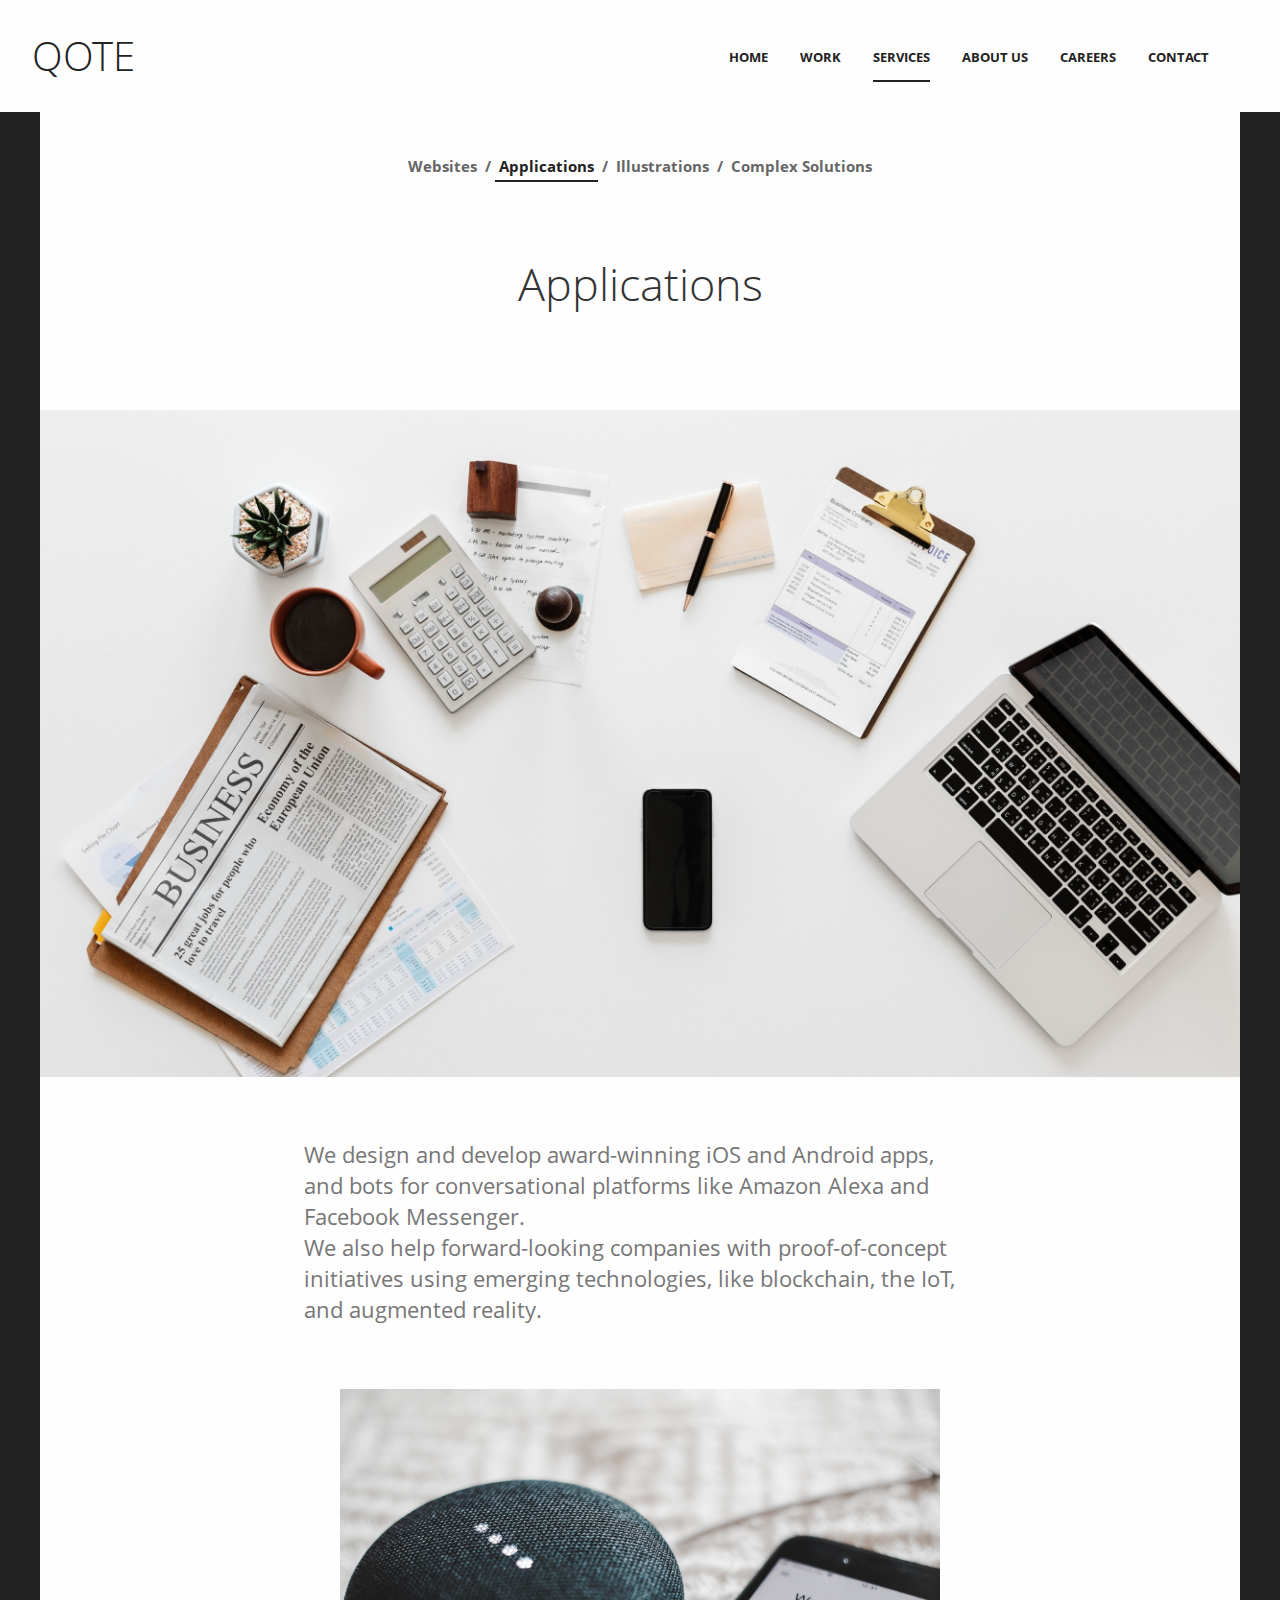
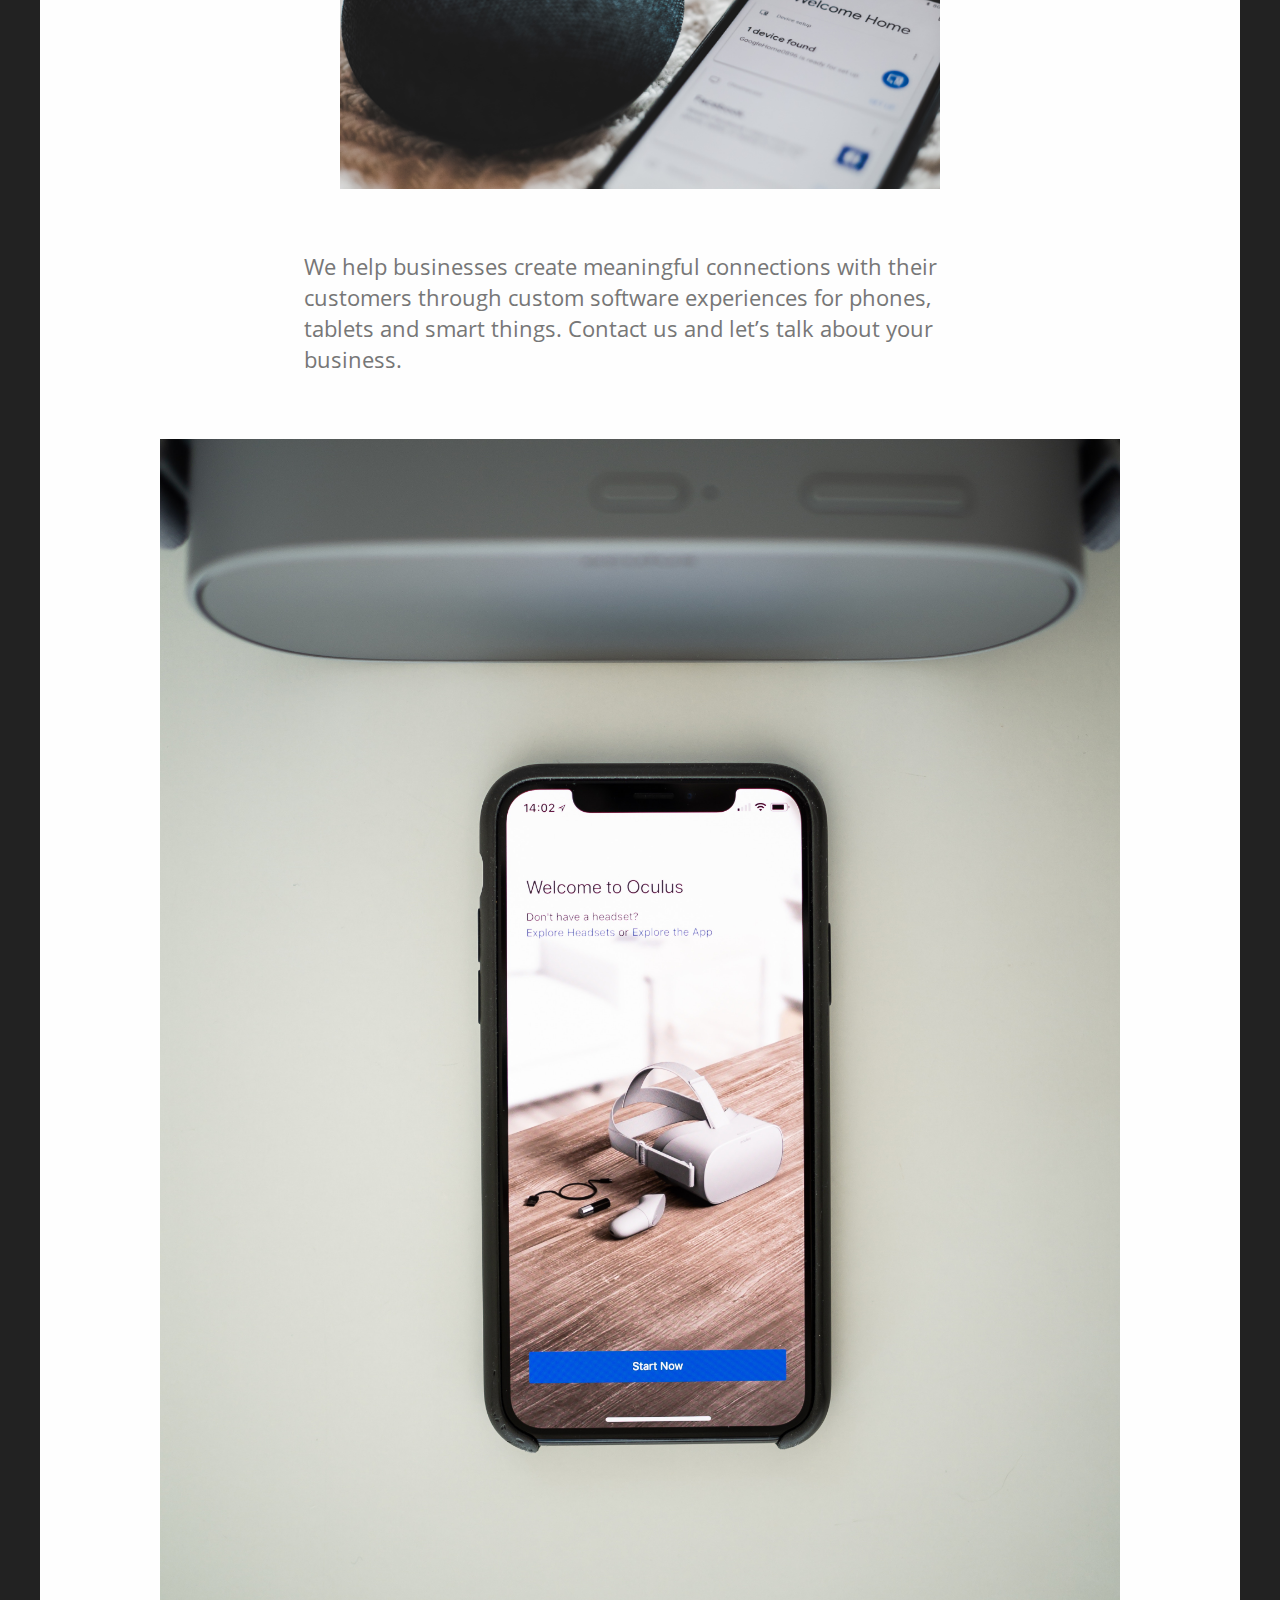
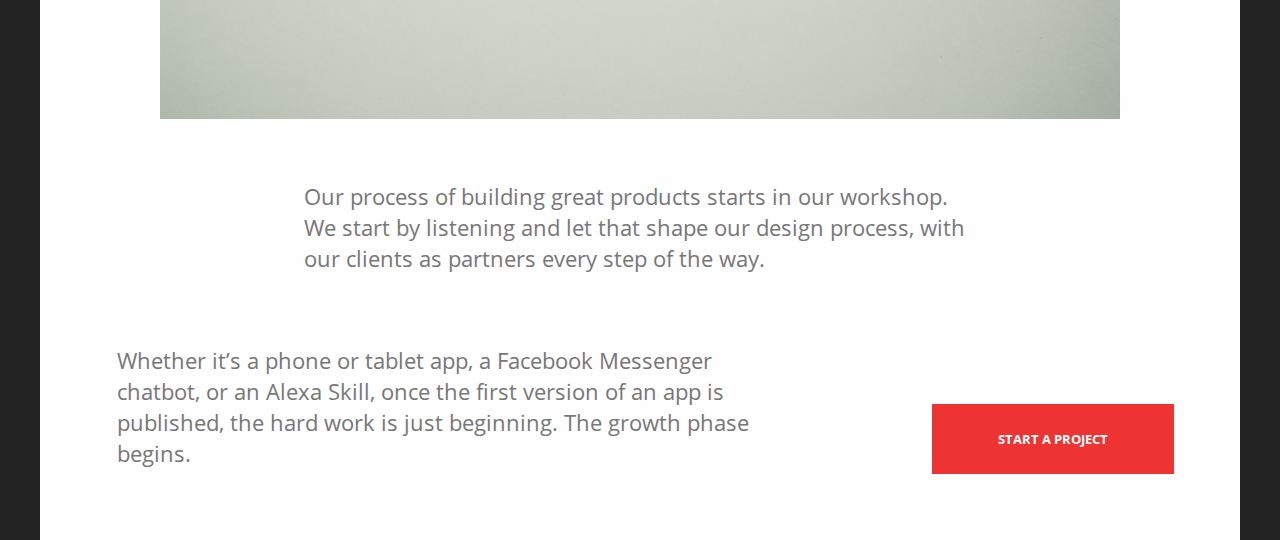
<file: services/applications/index.html>
<!DOCTYPE html>
<html>
	<head>
		<meta charset="utf-8" />
		<title>QOTE | Services - Applications</title>
		<meta name="viewport" content="width=device-width, initial-scale=1.0, user-scalable=yes" />
		<link rel="shortcut icon" href="../../favicon.ico"/>
		<link rel="stylesheet" type="text/css" href="../../assets/css/style.css" />
		<script type="text/javascript" src="../../assets/js/catgrid.js"></script>
		<script type="text/javascript" src="../../assets/js/qote.js"></script>
	</head>
	<body data-status="loading" class="page-work">
		<div id="loader">
			<div></div>
			<div></div>
			<div></div>
			<div></div>
			<div></div>
		</div>
		<header>
			<a id="logo" href="../">Qote</a>
			<input type="checkbox" id="menu-state" name="menu-state">
			<label id="menu-button" for="menu-state"><div></div></label>

			<nav id="menu-items">
				<ul>
					<li><a href="../../">Home</a></li><!--
					--><li><a href="../../work/">Work</a></li><!--
					--><li><a href="../../services/" class="menu-selected">Services</a></li><!--
					--><li><a href="../../about/">About Us</a></li><!--
					--><li><a href="../../careers/">Careers</a></li><!--
					--><li><a href="../../contact/">Contact</a></li><!--
					--><li><a href="#">EN</a> | <a href="#" data-title="FR" class="menu-selected">FR</a></li>
				</ul>
			</nav>



		</header>
		<section class="details-dark">
			<section id="services">
				<h2 class="details-links">
					<a href="../websites/">Websites</a> / <a href="../applications/" class="selected">Applications</a> / <a href="../illustrations/">Illustrations</a> / <a href="../complexsolutions/">Complex Solutions</a>
				</h2>
				<h1>Applications</h1>
				<img src="../../assets/images/services/app-1.jpg" style="display: block; max-width: 100%;" />

				<p><br /><br />We design and develop award-winning iOS and Android apps, and bots for conversational platforms like Amazon Alexa and Facebook Messenger.<br />We also help forward-looking companies with proof-of-concept initiatives using emerging technologies, like blockchain, the IoT, and augmented reality.</p>
				
				<img src="../../assets/images/services/app-4.jpg" style="display: block; max-width: 50%;" />

				<p><br /><br />We help businesses create meaningful connections with their customers through custom software experiences for phones, tablets and smart things. Contact us and let’s talk about your business.</p>
				
				<img src="../../assets/images/services/app-3.jpg" style="display: block; max-width: 80%;" />

				<p><br /><br />Our process of building great products starts in our workshop. We start by listening and let that shape our design process, with our clients as partners every step of the way. </p>

				<!--<img src="../../assets/images/services/app-4.jpg" style="display: block; max-width: 80%;" />-->

				<p>Whether it’s a phone or tablet app, a Facebook Messenger chatbot, or an Alexa Skill, once the first version of an app is published, the hard work is just beginning. The growth phase begins.</p>

				<!--
				<section>
					<div>
						<h3>Websites</h3>
						<ul>
							<li>HTML5 / CSS3 / Javascript</li>
							<li>Fullstack Developpment</li>
							<li>Lightweight and Responsive</li>
							<li>Search Engine Opimization</li>
						</ul>
					</div>
					<div>
						<h3>Applications</h3>
						<ul>
							<li>Android, iOS, Windows Phone</li>
							<li>Concept Art</li>
							<li>Logo Creation</li>
						</ul>
					</div>
					<div>
						<h3>Illustrations</h3>
						<ul>
							<li>Creative & Art Direction</li>
							<li>Logo Creation</li>
							<li>CMS Theme Developpment</li>
						</ul>
					</div>
					<div>
						<h3>Complex Solutions</h3>
						<ul>
							<li>Project Architecture</li>
							<li>Ecommerce</li>
							<li>Payment Platform</li>
							<li>High Security Websites</li>
						</ul>
					</div>
				</section>
				-->
				
				<a href="#" class="colored-button"><div><span>Start a project</span></div></a>
			</section>
		</section>
		<!--<footer><a href="#2012">2012</a><a href="#2013">2013</a><a href="#2014">2014</a><a href="#2015">2015</a><a href="#2016">2016</a><a href="#2017">2017</a><a href="#2018">2018</a></footer>-->

	</body>
</html>
</file>
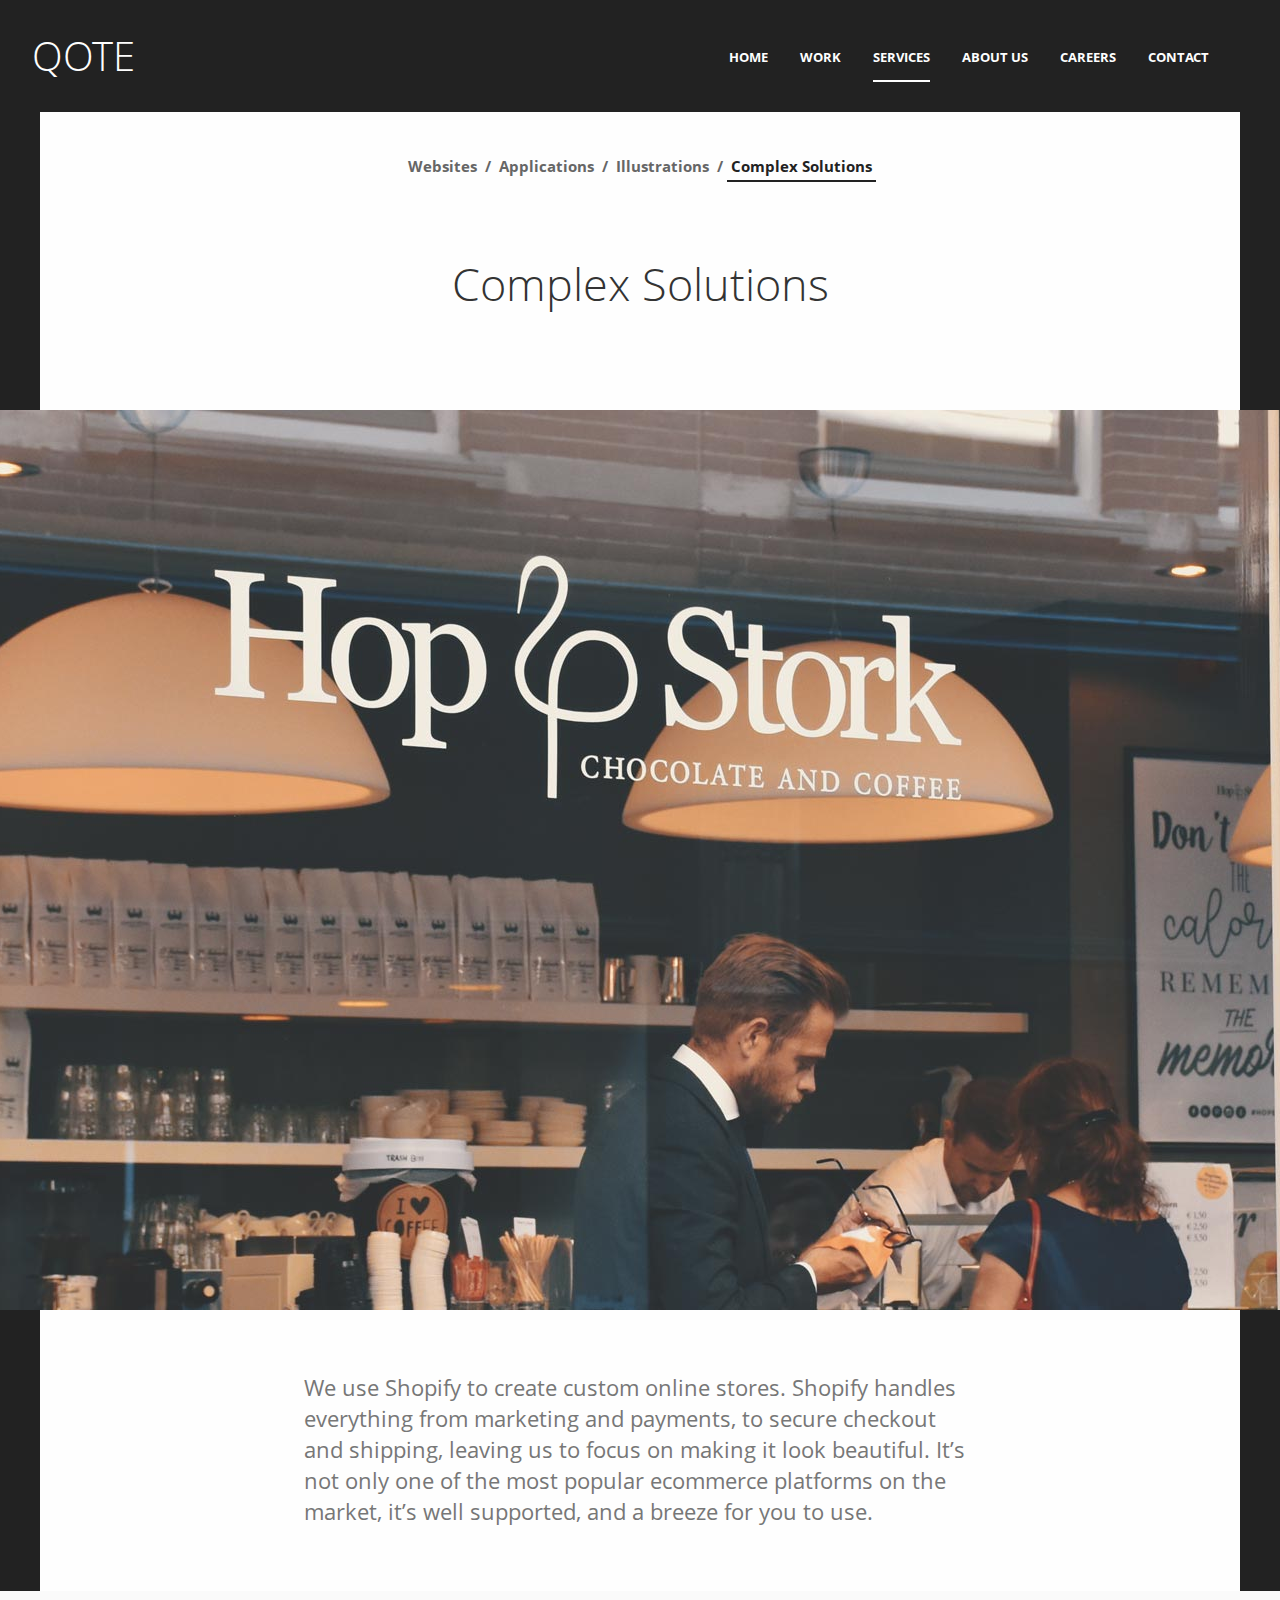
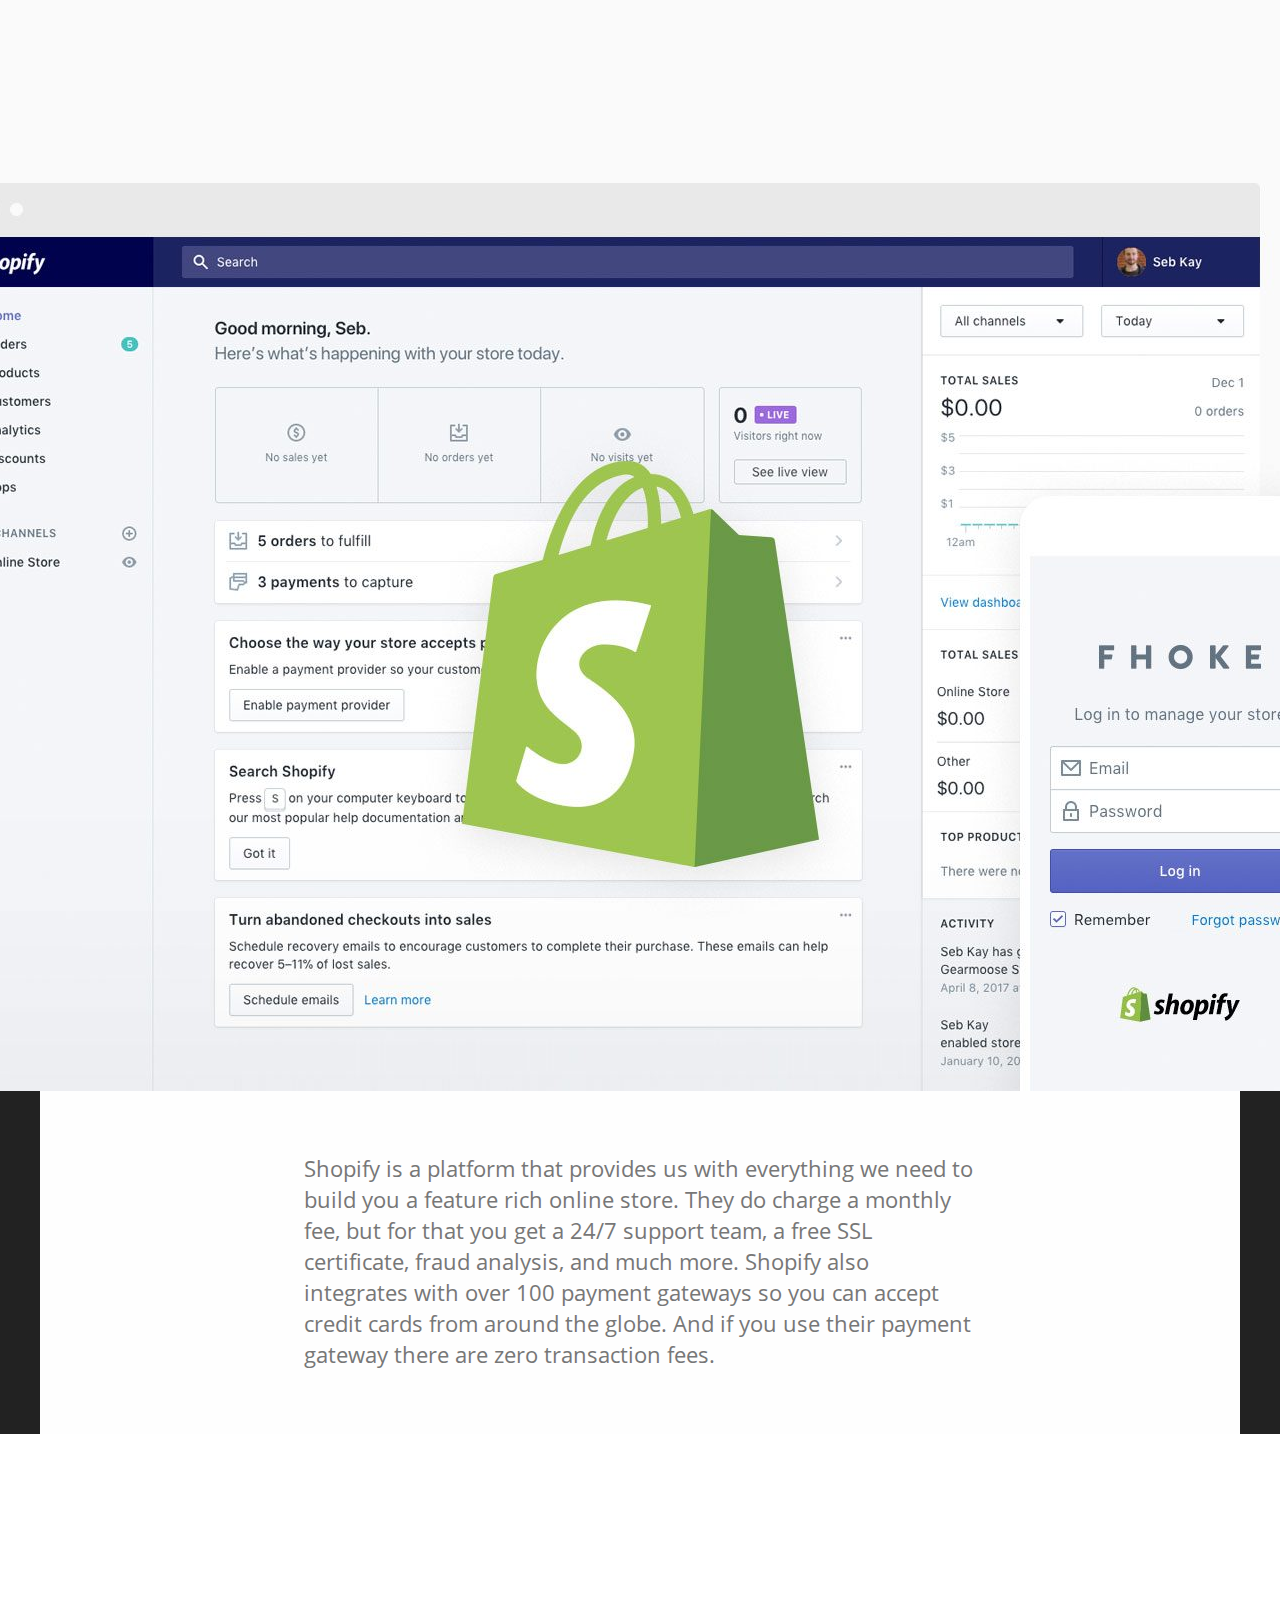
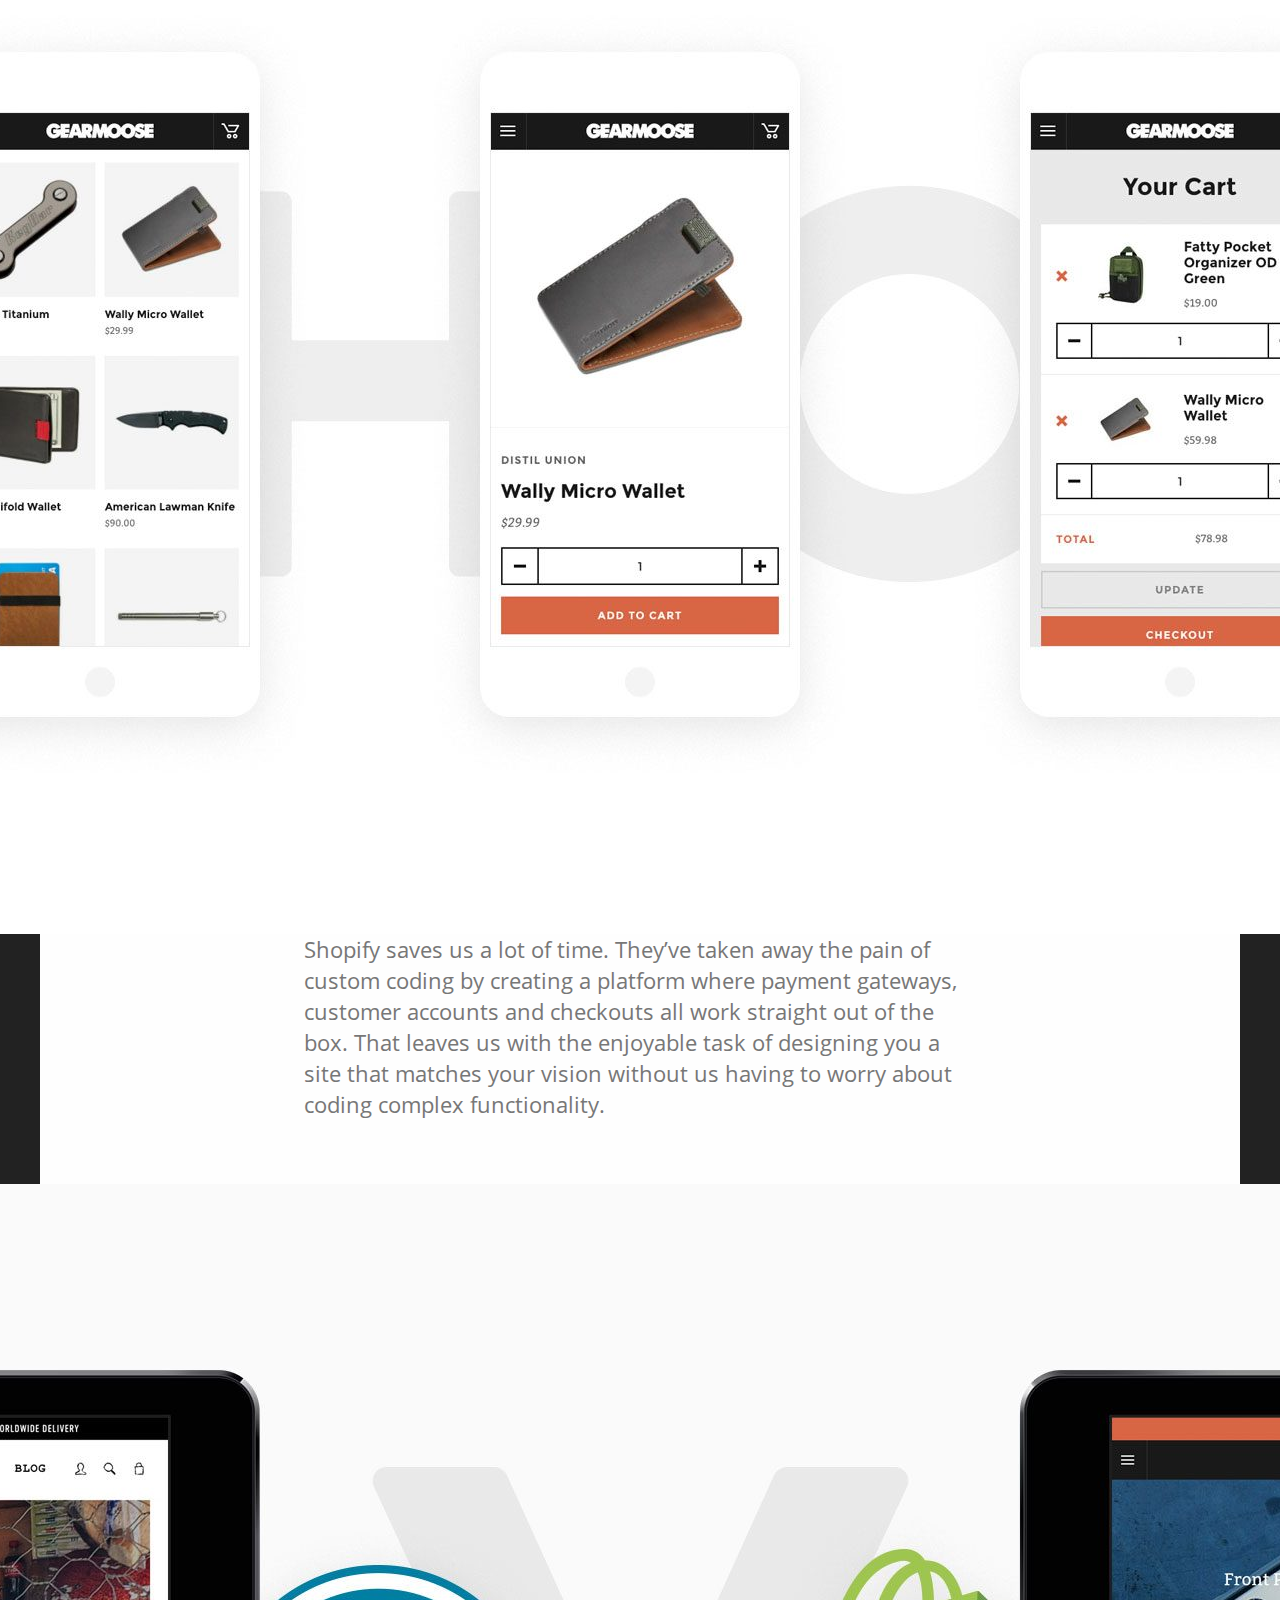
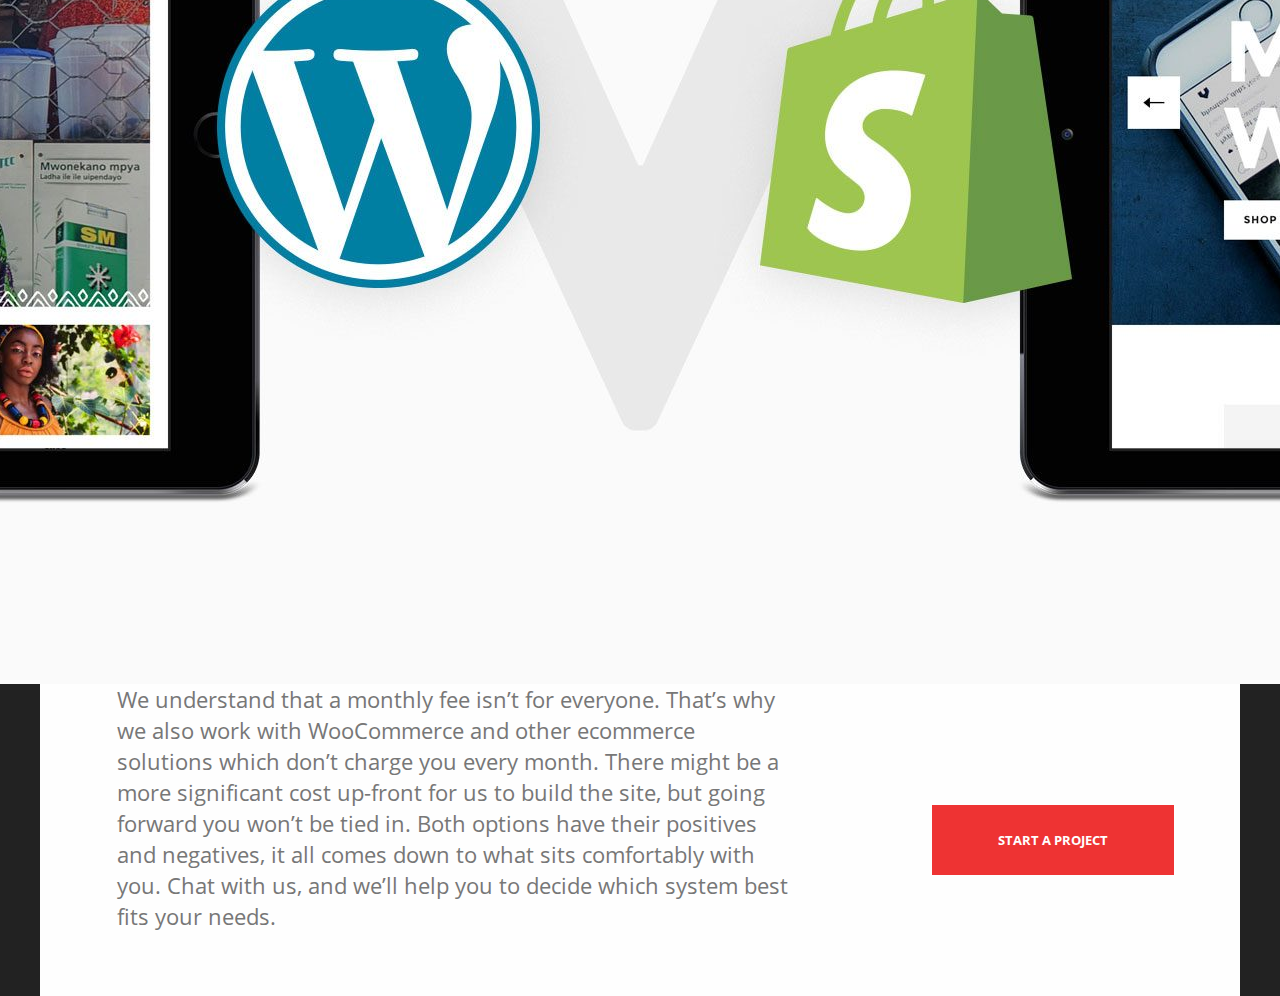
<file: services/complexsolutions/index.html>
<!DOCTYPE html>
<html>
	<head>
		<meta charset="utf-8" />
		<title>QOTE | Services - Complex Solutions</title>
		<meta name="viewport" content="width=device-width, initial-scale=1.0, user-scalable=yes" />
		<link rel="shortcut icon" href="../../favicon.ico"/>
		<link rel="stylesheet" type="text/css" href="../../assets/css/style.css" />
		<script type="text/javascript" src="../../assets/js/catgrid.js"></script>
		<script type="text/javascript" src="../../assets/js/qote.js"></script>
	</head>
	<body data-status="loading" class="page-project">
		<div id="loader">
			<div></div>
			<div></div>
			<div></div>
			<div></div>
			<div></div>
		</div>
		<header>
			<a id="logo" href="../">Qote</a>
			<input type="checkbox" id="menu-state" name="menu-state">
			<label id="menu-button" for="menu-state"><div></div></label>

			<nav id="menu-items">
				<ul>
					<li><a href="../../">Home</a></li><!--
					--><li><a href="../../work/">Work</a></li><!--
					--><li><a href="../../services/" class="menu-selected">Services</a></li><!--
					--><li><a href="../../about/">About Us</a></li><!--
					--><li><a href="../../careers/">Careers</a></li><!--
					--><li><a href="../../contact/">Contact</a></li><!--
					--><li><a href="#">EN</a> | <a href="#" data-title="FR" class="menu-selected">FR</a></li>
				</ul>
			</nav>



		</header>
		<section class="details-dark">
			<section id="services">
				<h2 class="details-links">
					<a href="../websites/">Websites</a> / <a href="../applications/">Applications</a> / <a href="../illustrations/">Illustrations</a> / <a href="../complexsolutions/" class="selected">Complex Solutions</a>
				</h2>
				<h1>Complex Solutions</h1>

				<img src="../../assets/images/services/complex-shop.jpg" />
				

				<p><br /><br />We use Shopify to create custom online stores. Shopify handles everything from marketing and payments, to secure checkout and shipping, leaving us to focus on making it look beautiful. It’s not only one of the most popular ecommerce platforms on the market, it’s well supported, and a breeze for you to use.</p>
				
				<img src="../../assets/images/services/complex-store.jpg" />

				<p><br /><br />Shopify is a platform that provides us with everything we need to build you a feature rich online store. They do charge a monthly fee, but for that you get a 24/7 support team, a free SSL certificate, fraud analysis, and much more. Shopify also integrates with over 100 payment gateways so you can accept credit cards from around the globe. And if you use their payment gateway there are zero transaction fees.</p>
				
				<img src="../../assets/images/services/complex-multiple.jpg" />

				<p>Shopify saves us a lot of time. They’ve taken away the pain of custom coding by creating a platform where payment gateways, customer accounts and checkouts all work straight out of the box. That leaves us with the enjoyable task of designing you a site that matches your vision without us having to worry about coding complex functionality.</p>

				<img src="../../assets/images/services/complex-platforms.jpg" />

				<section class="details-block"></section>

				<!--
				<section>
					<div>
						<h3>Websites</h3>
						<ul>
							<li>HTML5 / CSS3 / Javascript</li>
							<li>Fullstack Developpment</li>
							<li>Lightweight and Responsive</li>
							<li>Search Engine Opimization</li>
						</ul>
					</div>
					<div>
						<h3>Applications</h3>
						<ul>
							<li>Android, iOS, Windows Phone</li>
							<li>Concept Art</li>
							<li>Logo Creation</li>
						</ul>
					</div>
					<div>
						<h3>Illustrations</h3>
						<ul>
							<li>Creative & Art Direction</li>
							<li>Logo Creation</li>
							<li>CMS Theme Developpment</li>
						</ul>
					</div>
					<div>
						<h3>Complex Solutions</h3>
						<ul>
							<li>Project Architecture</li>
							<li>Ecommerce</li>
							<li>Payment Platform</li>
							<li>High Security Websites</li>
						</ul>
					</div>
				</section>
				-->
				<p>We understand that a monthly fee isn’t for everyone. That’s why we also work with WooCommerce and other ecommerce solutions which don’t charge you every month. There might be a more significant cost up-front for us to build the site, but going forward you won’t be tied in. Both options have their positives and negatives, it all comes down to what sits comfortably with you. Chat with us, and we’ll help you to decide which system best fits your needs.</p>
				<a href="#" class="colored-button"><div><span>Start a project</span></div></a>
			</section>
		</section>
		<!--<footer><a href="#2012">2012</a><a href="#2013">2013</a><a href="#2014">2014</a><a href="#2015">2015</a><a href="#2016">2016</a><a href="#2017">2017</a><a href="#2018">2018</a></footer>-->

	</body>
</html>
</file>
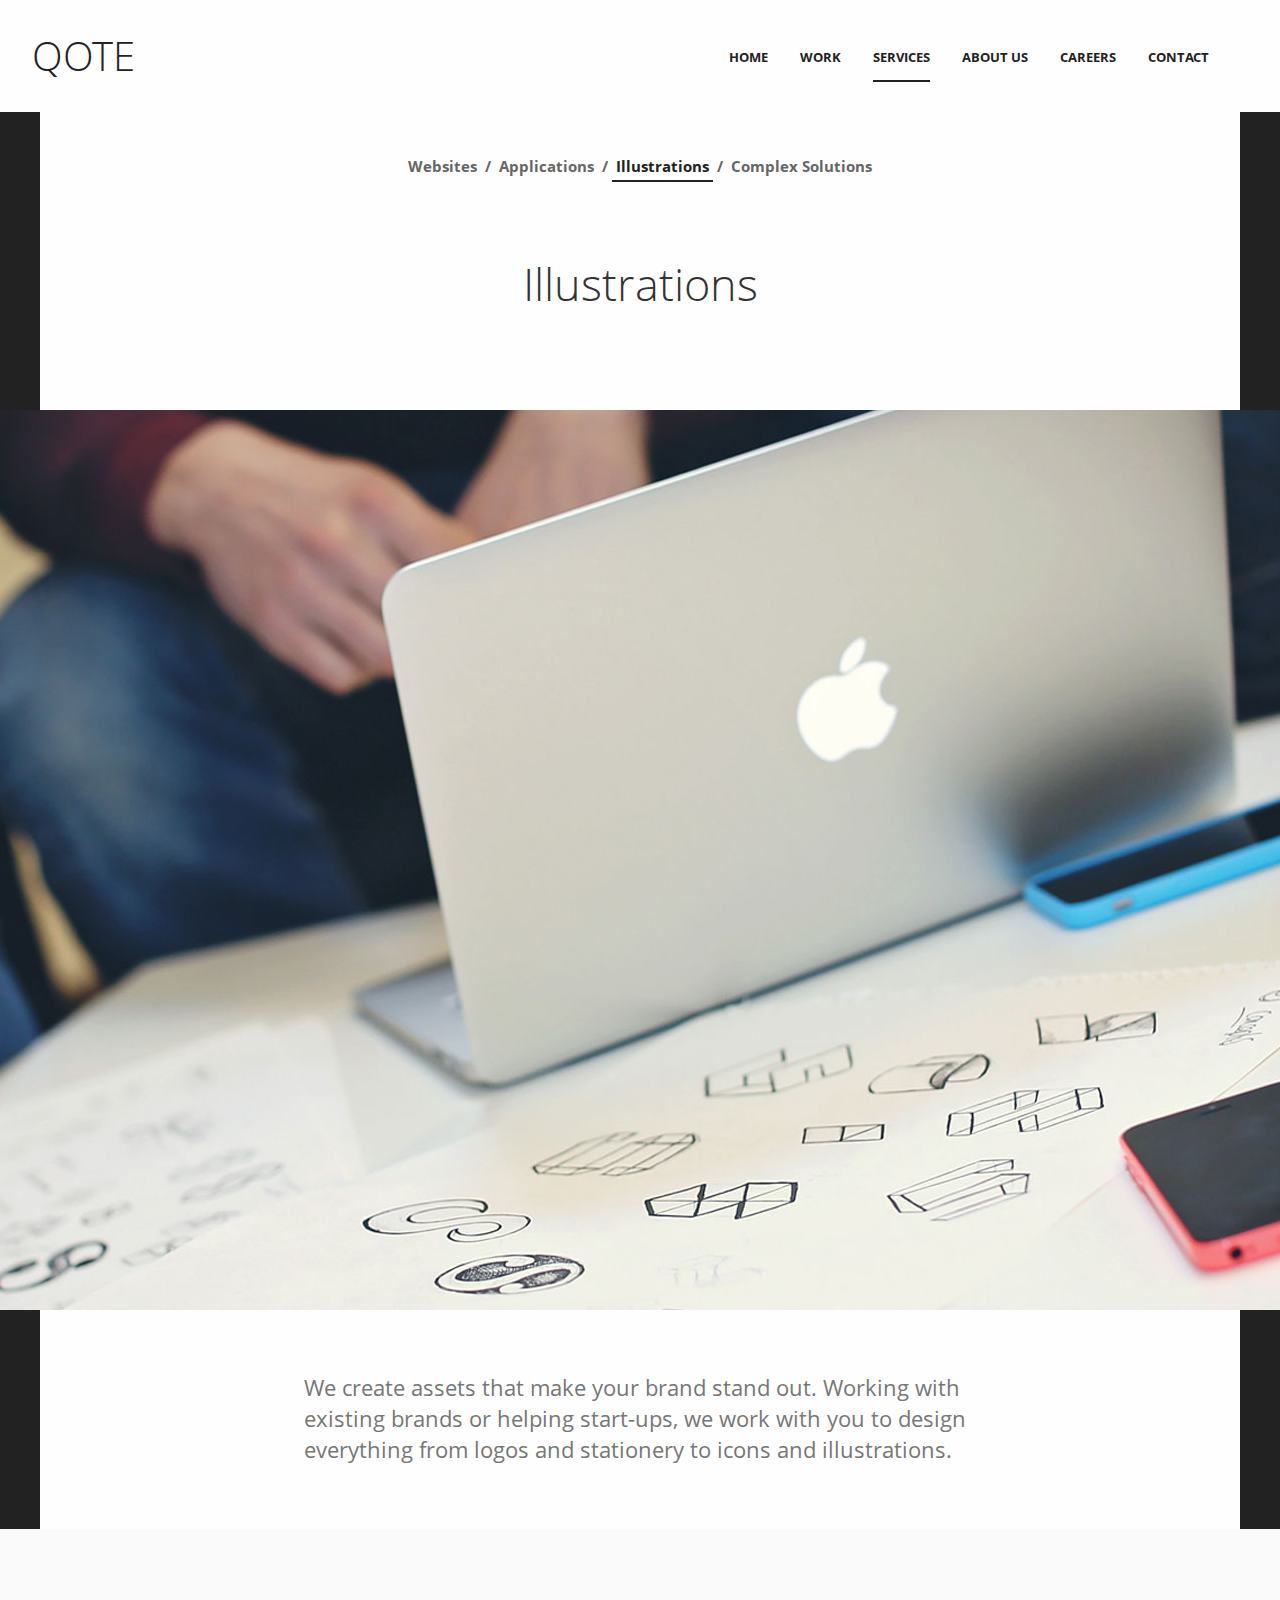
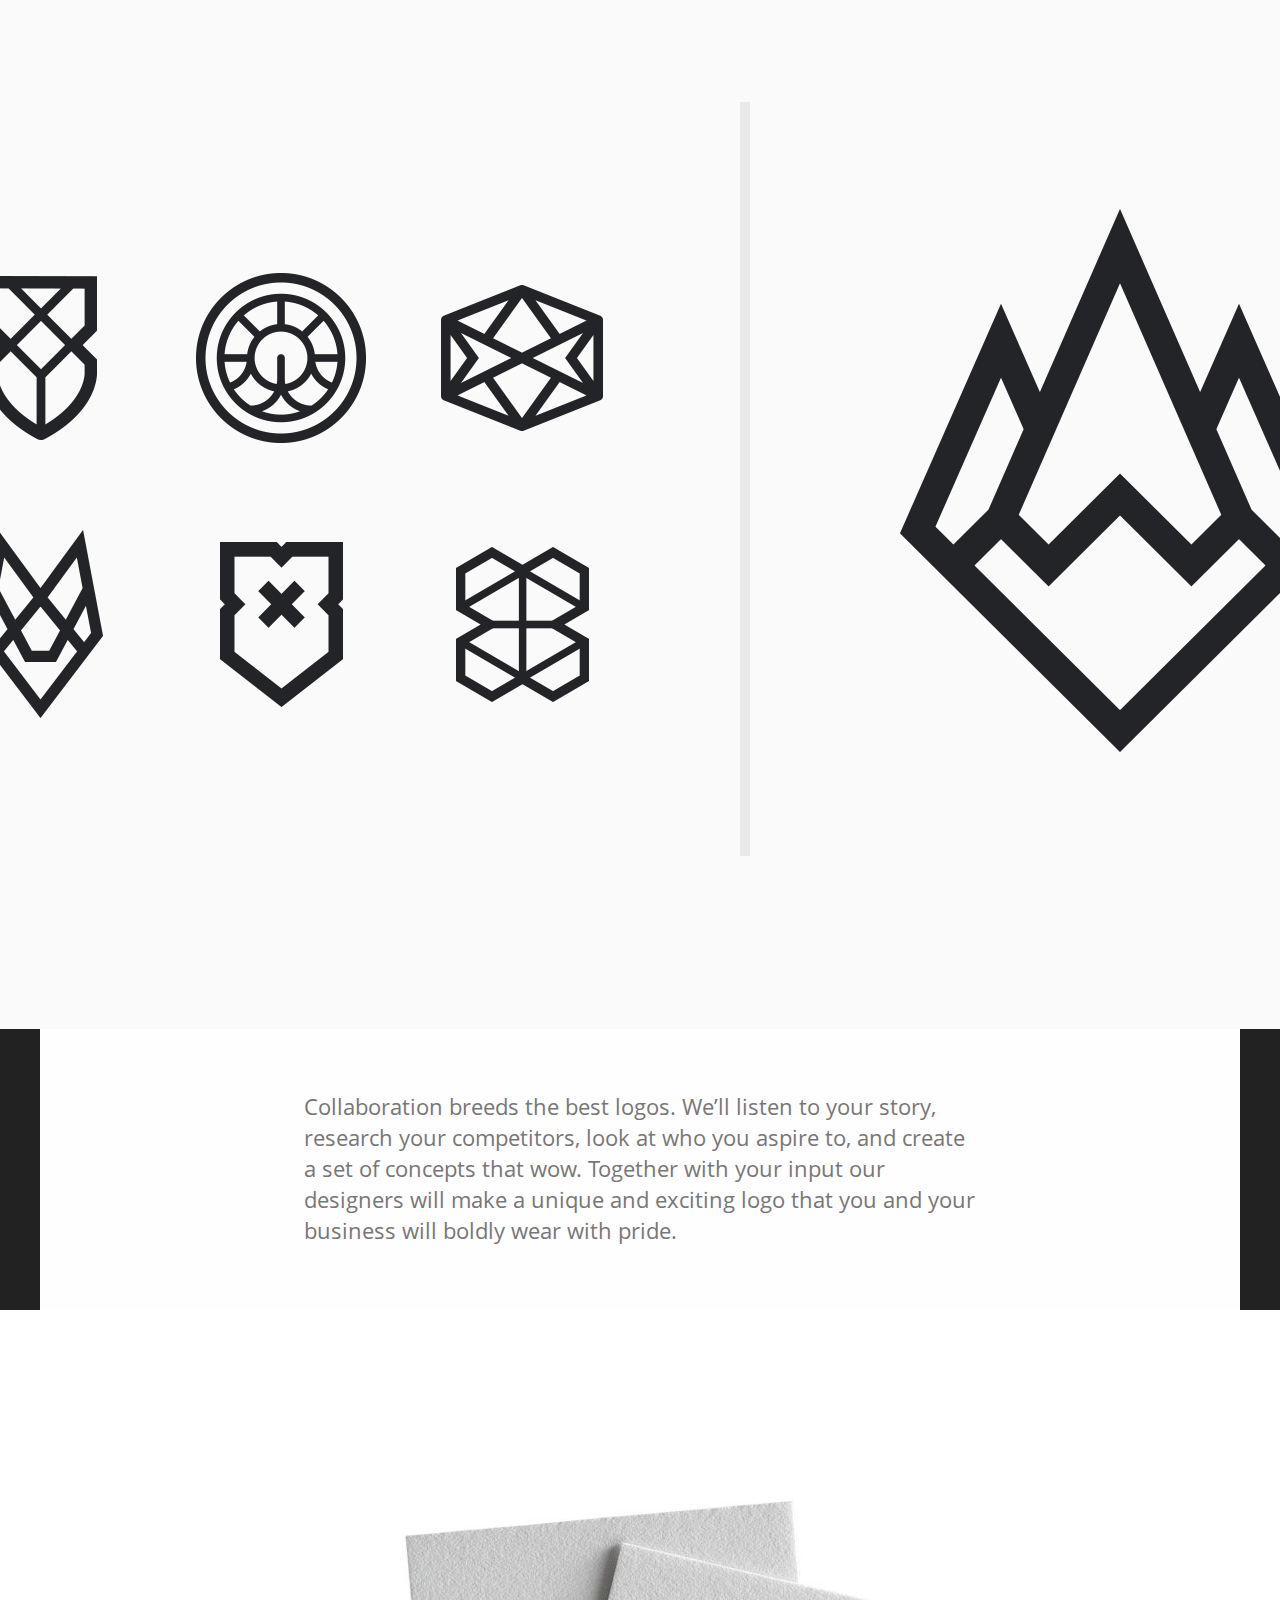
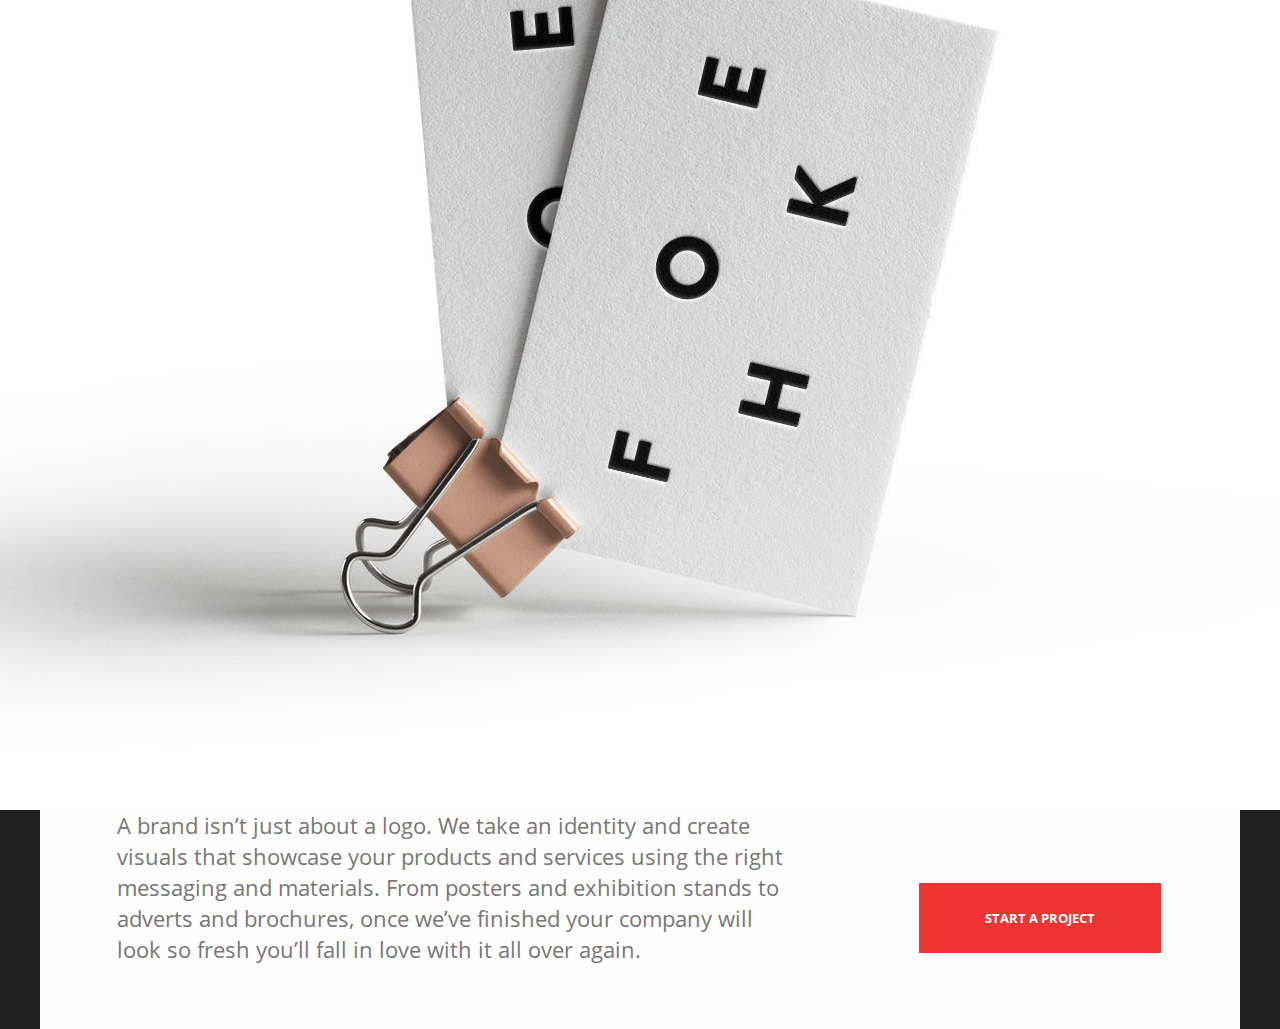
<file: services/illustrations/index.html>
<!DOCTYPE html>
<html>
	<head>
		<meta charset="utf-8" />
		<title>QOTE | Services - Illustrations</title>
		<meta name="viewport" content="width=device-width, initial-scale=1.0, user-scalable=yes" />
		<link rel="shortcut icon" href="../../favicon.ico"/>
		<link rel="stylesheet" type="text/css" href="../../assets/css/style.css" />
		<script type="text/javascript" src="../../assets/js/catgrid.js"></script>
		<script type="text/javascript" src="../../assets/js/qote.js"></script>
	</head>
	<body data-status="loading" class="page-work">
		<div id="loader">
			<div></div>
			<div></div>
			<div></div>
			<div></div>
			<div></div>
		</div>
		<header>
			<a id="logo" href="../">Qote</a>
			<input type="checkbox" id="menu-state" name="menu-state">
			<label id="menu-button" for="menu-state"><div></div></label>

			<nav id="menu-items">
				<ul>
					<li><a href="../../">Home</a></li><!--
					--><li><a href="../../work/">Work</a></li><!--
					--><li><a href="../../services/" class="menu-selected">Services</a></li><!--
					--><li><a href="../../about/">About Us</a></li><!--
					--><li><a href="../../careers/">Careers</a></li><!--
					--><li><a href="../../contact/">Contact</a></li><!--
					--><li><a href="#">EN</a> | <a href="#" data-title="FR" class="menu-selected">FR</a></li>
				</ul>
			</nav>



		</header>
		<section class="details-dark">
			<section id="services">
				<h2 class="details-links">
					<a href="../websites/">Websites</a> / <a href="../applications/">Applications</a> / <a href="../illustrations/" class="selected">Illustrations</a> / <a href="../complexsolutions/">Complex Solutions</a>
				</h2>
				<h1>Illustrations</h1>

				<img src="../../assets/images/services/illustrations-team.jpg" />
				

				<p><br /><br />We create assets that make your brand stand out. Working with existing brands or helping start-ups, we work with you to design everything from logos and stationery to icons and illustrations.</p>
				
				<img src="../../assets/images/services/illustrations-concept.png" />
				

				<p><br /><br />Collaboration breeds the best logos. We’ll listen to your story, research your competitors, look at who you aspire to, and create a set of concepts that wow. Together with your input our designers will make a unique and exciting logo that you and your business will boldly wear with pride.</p>
				
				<img src="../../assets/images/services/illustrations-print.jpg" />

				<section class="details-block"></section>

				
				<div><p>A brand isn’t just about a logo. We take an identity and create visuals that showcase your products and services using the right messaging and materials. From posters and exhibition stands to adverts and brochures, once we’ve finished your company will look so fresh you’ll fall in love with it all over again.</p></div>
				<div>
				<a href="#" class="colored-button"><div><span>Start a project</span></div></a>
				</div>
			</section>
		</section>
		<!--<footer><a href="#2012">2012</a><a href="#2013">2013</a><a href="#2014">2014</a><a href="#2015">2015</a><a href="#2016">2016</a><a href="#2017">2017</a><a href="#2018">2018</a></footer>-->

	</body>
</html>
</file>
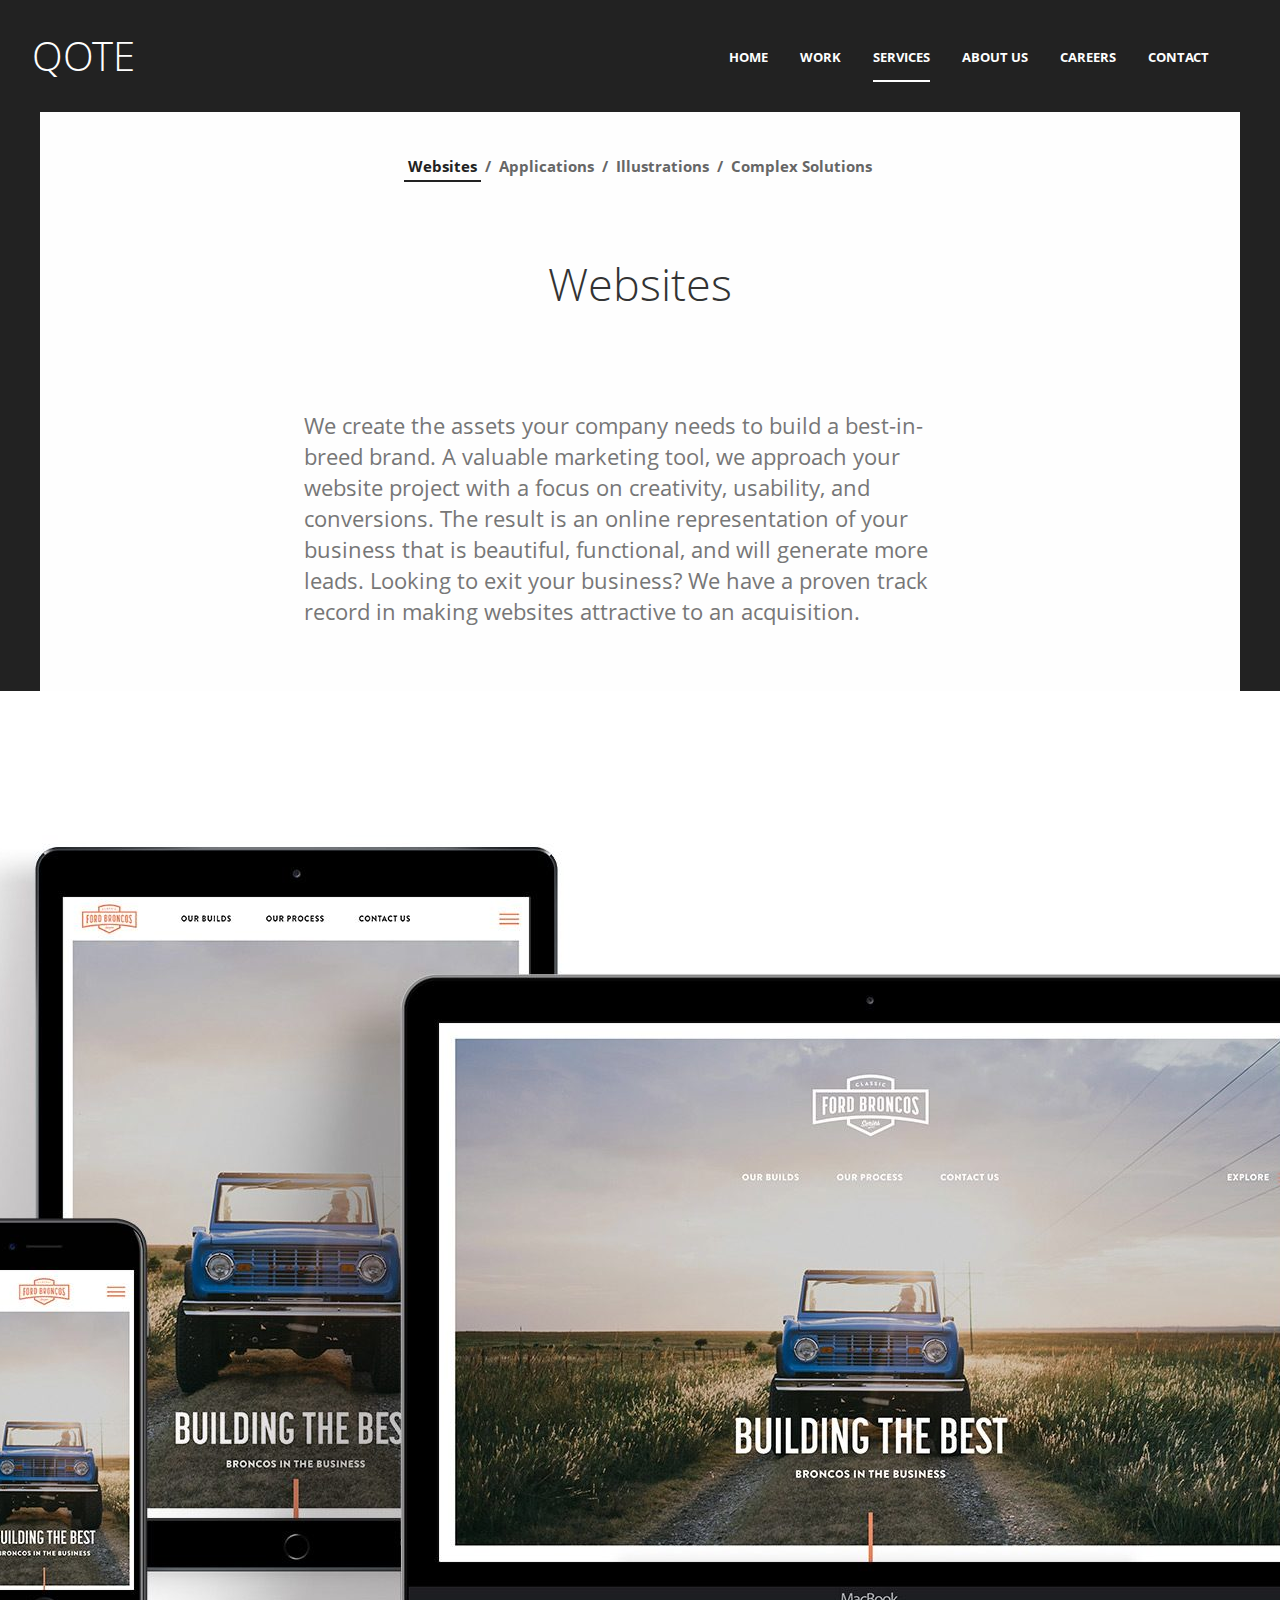
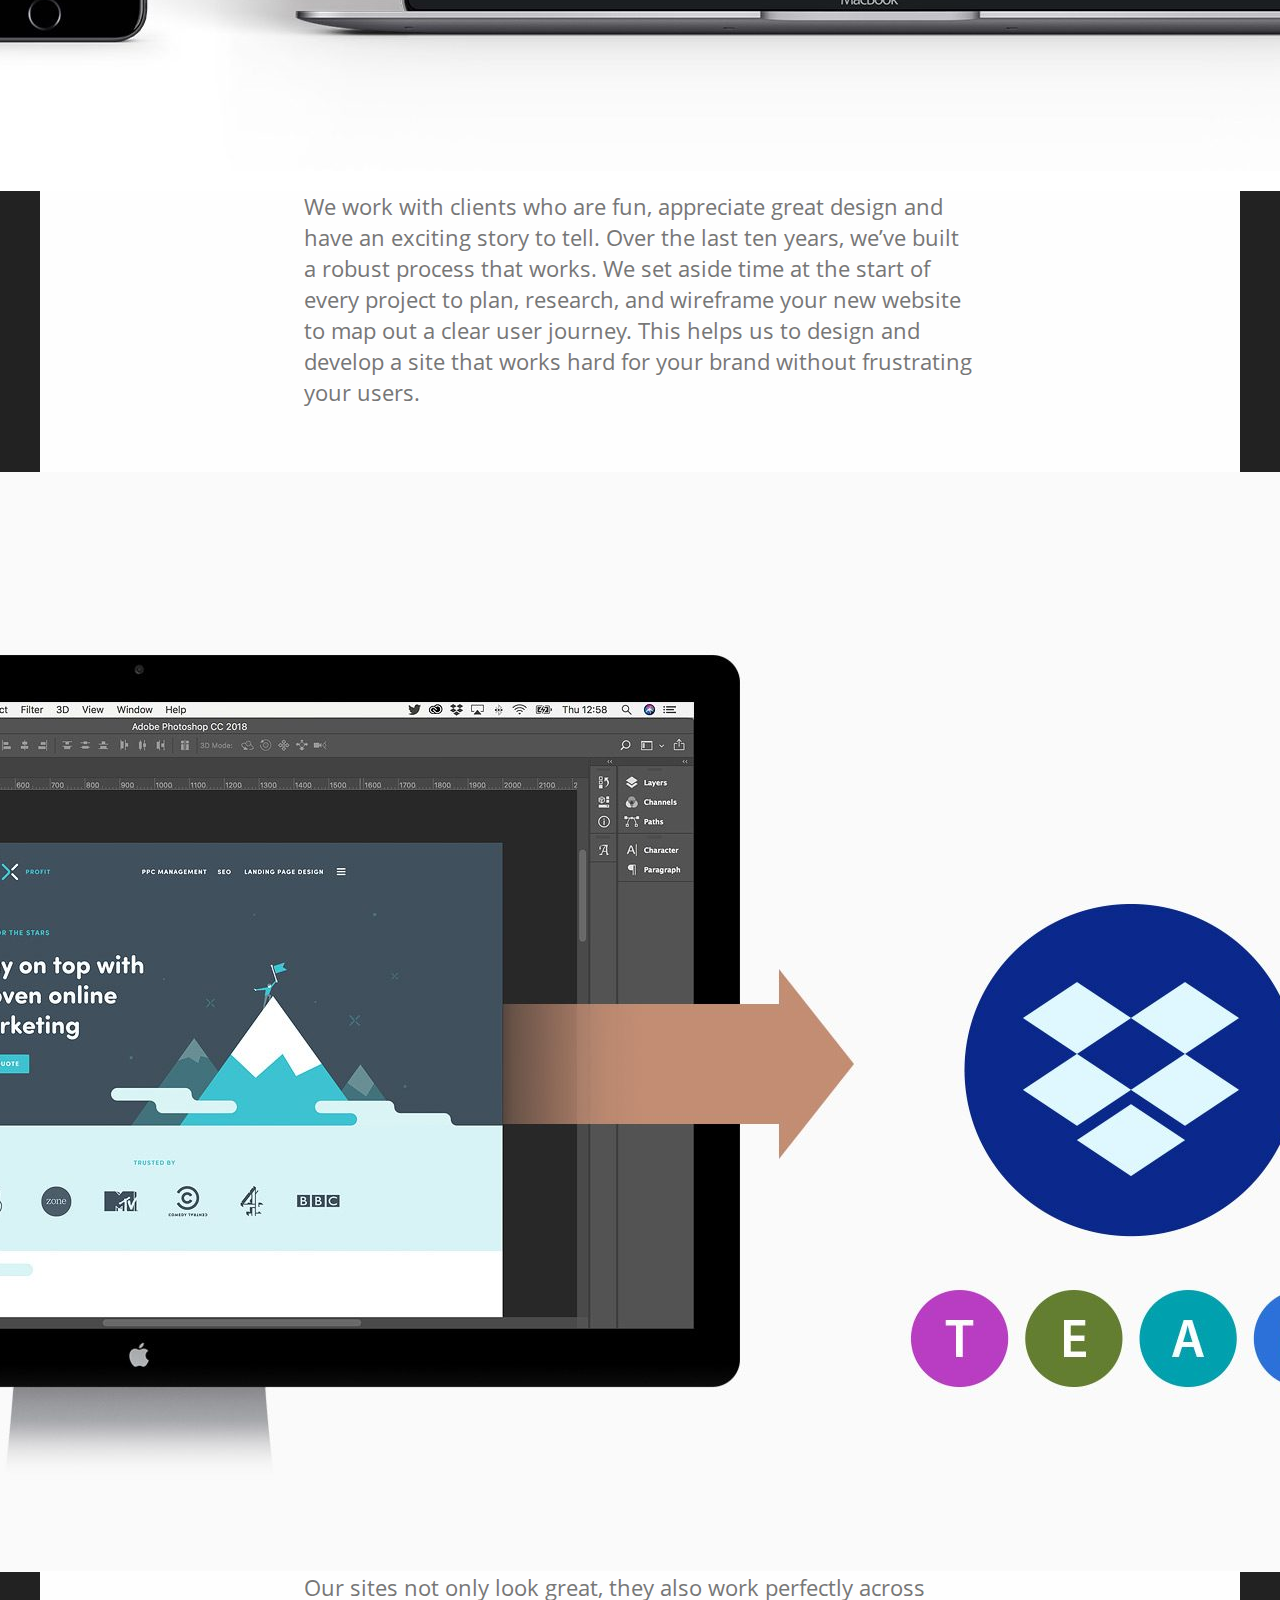
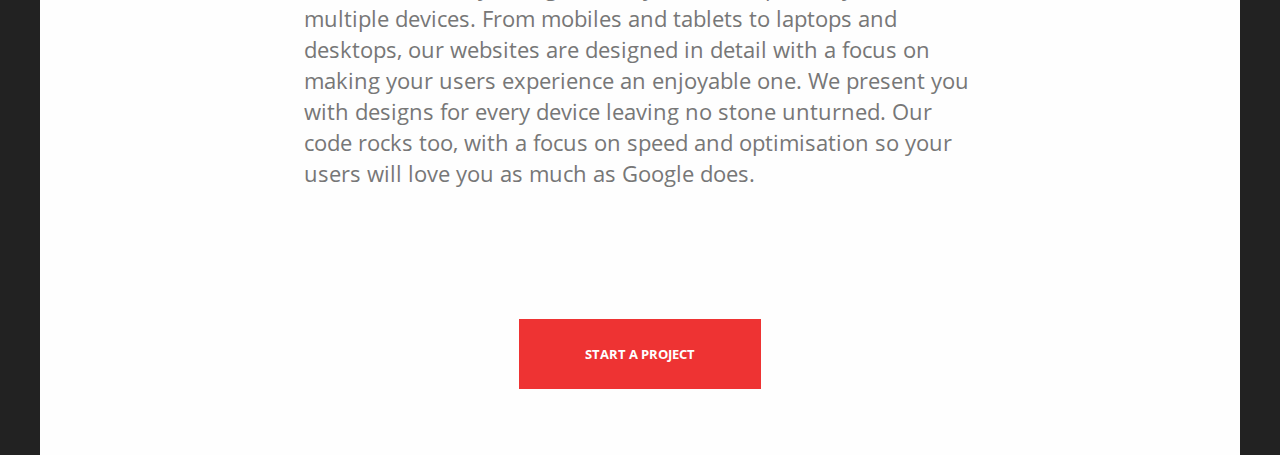
<file: services/websites/index.html>
<!DOCTYPE html>
<html>
	<head>
		<meta charset="utf-8" />
		<title>QOTE | Services - Websites</title>
		<meta name="viewport" content="width=device-width, initial-scale=1.0, user-scalable=yes" />
		<link rel="shortcut icon" href="../../favicon.ico"/>
		<link rel="stylesheet" type="text/css" href="../../assets/css/style.css" />
		<script type="text/javascript" src="../../assets/js/catgrid.js"></script>
		<script type="text/javascript" src="../../assets/js/qote.js"></script>
	</head>
	<body data-status="loading" class="page-project">
		<div id="loader">
			<div></div>
			<div></div>
			<div></div>
			<div></div>
			<div></div>
		</div>
		<header>
			<a id="logo" href="../">Qote</a>
			<input type="checkbox" id="menu-state" name="menu-state">
			<label id="menu-button" for="menu-state"><div></div></label>

			<nav id="menu-items">
				<ul>
					<li><a href="../../">Home</a></li><!--
					--><li><a href="../../work/">Work</a></li><!--
					--><li><a href="../../services/" class="menu-selected">Services</a></li><!--
					--><li><a href="../../about/">About Us</a></li><!--
					--><li><a href="../../careers/">Careers</a></li><!--
					--><li><a href="../../contact/">Contact</a></li><!--
					--><li><a href="#">EN</a> | <a href="#" data-title="FR" class="menu-selected">FR</a></li>
				</ul>
			</nav>



		</header>
		<section class="details-dark">
			<section id="services">
				<h2 class="details-links">
					<a href="../websites/" class="selected">Websites</a> / <a href="../applications/">Applications</a> / <a href="../illustrations/">Illustrations</a> / <a href="../complexsolutions/">Complex Solutions</a>
				</h2>
				<h1>Websites</h1>

				<p>We create the assets your company needs to build a best-in-breed brand. A valuable marketing tool, we approach your website project with a focus on creativity, usability, and conversions. The result is an online representation of your business that is beautiful, functional, and will generate more leads. Looking to exit your business? We have a proven track record in making websites attractive to an acquisition.</p>
				
				<img src="../../assets/images/services/websites-mockup.jpg" />

				<p>We work with clients who are fun, appreciate great design and have an exciting story to tell. Over the last ten years, we’ve built a robust process that works. We set aside time at the start of every project to plan, research, and wireframe your new website to map out a clear user journey. This helps us to design and develop a site that works hard for your brand without frustrating your users.</p>
				
				<img src="../../assets/images/services/websites-visual.jpg" />

				<section class="details-block">
					<p>Our sites not only look great, they also work perfectly across multiple devices. From mobiles and tablets to laptops and desktops, our websites are designed in detail with a focus on making your users experience an enjoyable one. We present you with designs for every device leaving no stone unturned. Our code rocks too, with a focus on speed and optimisation so your users will love you as much as Google does.</p>
				
				</section>

				<a href="#" class="colored-button"><div><span>Start a project</span></div></a>
			</section>
		</section>
		<!--<footer><a href="#2012">2012</a><a href="#2013">2013</a><a href="#2014">2014</a><a href="#2015">2015</a><a href="#2016">2016</a><a href="#2017">2017</a><a href="#2018">2018</a></footer>-->

	</body>
</html>
</file>
<file: assets/css/style.css>
@font-face {
	font-family: 'Open Sans';
	font-style: normal;
	font-weight: 300;
	src: local('Open Sans Light'), local('OpenSans-Light'), url('../fonts/OpenSans300.woff') format('woff');
}
@font-face {
	font-family: 'Open Sans';
	font-style: normal;
	font-weight: 400;
	src: local('Open Sans'), local('OpenSans'), url('../fonts/OpenSans400.woff') format('woff');
}
@font-face {
	font-family: 'Open Sans';
	font-style: normal;
	font-weight: 600;
	src: local('Open Sans Semibold'), local('OpenSans-Semibold'), url('../fonts/OpenSans600.woff') format('woff');
}

@font-face {
	font-family: 'Open Sans';
	font-style: normal;
	font-weight: 700;
	src: local('Open Sans Bold'), local('OpenSans-Bold'), url('../fonts/OpenSans700.woff') format('woff');
}
/*
@font-face {
	font-family: 'Open Sans';
	font-style: italic;
	font-weight: 300;
	src: local('Open Sans Light Italic'), local('OpenSansLight-Italic'), url('../OpenSansItalic300.woff') format('woff');
}
@font-face {
	font-family: 'Open Sans';
	font-style: italic;
	font-weight: 400;
	src: local('Open Sans Italic'), local('OpenSans-Italic'), url('../OpenSansItalic400.woff') format('woff');
}
@font-face {
	font-family: 'Open Sans';
	font-style: italic;
	font-weight: 600;
	src: local('Open Sans Semibold Italic'), local('OpenSans-SemiboldItalic'), url('../OpenSansItalic600.woff') format('woff');
}
@font-face {
	font-family: 'Open Sans';
	font-style: italic;
	font-weight: 700;
	src: local('Open Sans Bold Italic'), local('OpenSans-BoldItalic'), url('../OpenSansItalic700.woff') format('woff');
}
*/
* {
	transition: 0.2s linear;
	box-sizing: border-box;
	-moz-box-sizing: border-box;
	-webkit-box-sizing: border-box;
}

::-moz-selection { color: #fefefe; background: #e77d27; }
::selection { color: #fefefe; background: #e77d27; } 

html, body {
	width: 100%;
	height: 100%;
	margin: 0;
}



body {
	background: #fefefe url('../images/background.jpg') center top no-repeat;/**/
	background-size: cover;

	font-size: 62.5%;
	
	font-family: 'Open Sans';
	color: #fefefe;

	/*transition: 30s;*/
	
	
	/*background: #fefefe url('../images/background2.jpg') center top no-repeat;/**/
	background-size: cover;
}

body[data-status="loaded"]{
	/*background-size: 100%;/**/
}


#overlay {
	position: fixed;
	top: 0; bottom: 0; left: 0; right: 0;
	background: #303030 url('../images/noise.png') left top repeat;
	background: #303039 url('../images/noise.png') left top repeat;/**/
	opacity: 0.9;
	opacity: 0.95;

	opacity: 0.9;
	z-index: -1;

	opacity: 0.7;
}

#loader {
	z-index: 200;
	position: fixed;
	top: 0; bottom: 0; left: 0; right: 0;
	margin: auto;
	
	display: flex;
	align-items: flex-end;

	transition: 0s;
	transition-delay: 1.15s;
}
#loader div {
	display: inline-block;
	width: 20%;
	height: 100%;
	background: rgba(0,0,0, 1);
	transition: 0.5s;


}

body[data-status="loading"] #loader {
	top: 0%;
	transition: 0s;
}

body[data-status="loaded"] #loader {
	top: 100%;
}

body[data-status="loaded"] #loader div {
	height: 0%;
	transition: 0.5s;
}
#loader div:nth-child(1) { transition-delay: 0.25s !important; }
#loader div:nth-child(2) { transition-delay: 0.35s !important; }
#loader div:nth-child(3) { transition-delay: 0.45s !important; }
#loader div:nth-child(4) { transition-delay: 0.55s !important; }
#loader div:nth-child(5) { transition-delay: 0.65s !important; }

header {
	height: 5rem;
	line-height: 5rem;
	/*background: rgba(0,0,0, 0.2);/**/
	display: block;
	width: 100%;
	padding: 0 2rem;

	margin: auto;
	max-width: 1600px;

	display: flex;
	justify-content: space-between;
	align-items: center;

	height: 7rem;
	line-height: 7rem;

	z-index: 100;
	position: relative;
}

#logo {
	font-size: 2.5rem;
	text-transform: uppercase;
	font-weight: 100;
	text-decoration: none;
	color: #fefefe;

	/*
	padding-left: 5rem;
	background: transparent url('../images/favicon.png') left center no-repeat;
	background-size: 3rem;
	/**/
}


#menu-state, #menu-button {
	display: none;
}
nav {
	list-style: none;
	padding: 0;
	margin: 0;
	height: 5rem;
	line-height: 5rem;


}

nav ul {
	list-style: none;
	padding: 0;
	margin: 0;
	color: transparent;
}

nav li {
	display: inline-block;
	vertical-align: middle;
	font-size: 1rem;

	font-size: 0.8rem;
	font-weight: 700;

	text-transform: uppercase;
	/*padding: 0rem 1rem;*/
}
nav li a {
	color: #fefefe;
	text-decoration: none;

	cursor: pointer;

	position: relative;

	transition: 0s;
	transition-delay: 0.5s;
	z-index: 990;

	opacity: 1 !important;
	padding: 1rem;

	/*color: #000;/**/
}

nav li:last-child {
	padding-left: 1rem;
}
nav li:last-child a {
	padding: 1rem 0rem;
}

nav li a:after {
	content: "";
	position: absolute;
	bottom: 0;
	left: 0;
	right: 0;

	height: 0px;
	background: #fefefe;

	bottom: 100%;
	opacity: 0;
	transition: 0.2s;
	left: 20%;
	right: 20%;
}

nav li a:hover:after, .menu-selected:after {

	bottom: 0%;
	opacity: 1;
	transition: 0.2s;
	left: 1rem;
	right: 1rem;
	height: 2px;

}

nav li:last-child a:hover:after, nav li:last-child .menu-selected:after {
	left: 0%;
	right: 0%;
}

nav li a[href="#"] {
	display: none !important;
}


footer {
	background: #050505;
	padding: 40px;
}

/*###############################################################################################################*/
/*########  HOME                        #########################################################################*/
/*###############################################################################################################*/
#home {
	/*
	display: flex;
	justify-content: center;
	align-items: center;
	align-content: center;

	flex-direction: column;
	*/

	/*
	position: absolute;
	top: 0;
	bottom: 0;
	left: 0;
	right: 0;
	*/

	height: 100%;
	margin-top: -7rem;

	display: flex;
	align-items: center;
	justify-content: center;

	z-index: 50;
}

#home article {
	text-align: center;
	flex: 1;

	/*background: rgba(255,255,255, 0.1);/**/

	max-width: 80%;

}

#home h2 {
	text-transform: uppercase;
	color: #fefefe;
	font-size: 1.2rem;
}

#home h1 {
	text-transform: uppercase;
	color: #fefefe;
	font-size: 4.4rem;
	font-size: 3.7rem;
	font-weight: 500;
	font-weight: 600;

	margin: 1rem auto;
}

#home p {
	font-size: 1.2rem;
}

#home::before {
	width: 11rem;
	height: 11rem;
	background: rgba(255,255,255, 0.05);

	content: '';

	position: absolute;
	top: 0; left: 0; right: 0;
	top: 20%;


	margin: auto;

	transform: rotate(45deg);

	z-index: -1;
}

.button-container {
	text-align: center;

	padding: 2rem 0;
}


.button, .important-button, .colored-button {
	display: inline-block;
	padding: 0.5rem 1rem;
	border: 2px solid #fefefe;

	
	margin: 0 2rem;
	font-size: 0.9rem;
	cursor: pointer;

	position: relative;

	font-size: 0.7rem;
	text-transform: uppercase;
	font-weight: 700;

	text-decoration: none;
	color: #fefefe;
}
.button:after {
	position: absolute;
	top: 0; left: 0; right: 100%; bottom: 0;
	margin: auto;
	content: '';

	background: #fefefe;
	z-index: -1;
	transition: 0.2s;
}
.button:hover:after {
	right: 0%;
	transition: 0.2s;
}
.button:hover {
	color: #444;
}

.important-button {
	
	color: #444;
	background: #fefefe;
	background: transparent;
	border: 2px solid #fefefe;

	position: relative;
	
	/**/
}
.important-button:before {
	position: absolute;
	top: 0; left: 0; right: 0; bottom: 0;
	margin: auto;
	content: '';

	background: #fefefe;
	z-index: -1;
	transition: 0.2s;

}

.colored-button {
	background: #e33;
	overflow: hidden;
	padding: 1.5rem 4rem !important;
	font-size: 0.8rem;

	position: relative;
}

.colored-button:before {
	position: absolute;
	content: '';
	background: #c11;
	width: 0;
	height: 0;
	margin: auto;
	top: 0;
	bottom: 0;
	left: 0;
	right: 0;
	border-radius: 100%;
	transition: 0.5s;
}
.colored-button:hover:before {
	width: 30rem;
	height: 30rem;
	left: -3.5rem;

	transition: 0.5s;
	padding: 0;
	box-sizing: border-box;
}

.button div, .important-button div, .colored-button div {
	/*color: transparent;*/
	display: flex;
	justify-content: center;
	align-items: center;

	width: 100%;
	height: 100%;
}

.button span, .important-button span, .colored-button span {
	/*
	position: absolute;
	top: 0; bottom: 0; left: 0; right: 0;
	line-height: 100%;
	height: 1.8rem;
	*/
	margin: auto;
	display: inline-block;
	/*padding: 0.5rem 0rem;*/
	border: 2px solid transparent;
	z-index: 25;
}

.important-button:hover {
	/*
	background: #e33;
	border-color: #e33;
	*/
	color: #fefefe;

}
.important-button:after {
	background: #e33;
	
	top: -2px;
	bottom: -2px;
	left: -2px;
	z-index: 20;

	background: #fefefe;
	border-top: 2px solid #fefefe;
	border-bottom: 2px solid #fefefe;
	animation: buttonAnimationReversed 0.2s linear forwards;/**/
}
.important-button:hover:after {
	/*
	right: -2px;
	*/
	transition: 0.2s;
	/*
	background: #e33;
	border-top: 2px solid #e33;
	border-bottom: 2px solid #e33;
	*/

	animation: buttonAnimation 0.2s linear forwards;/**/
	
}
@keyframes buttonAnimation {
	0% { 
		background: #fefefe;
		right: 100%;
	}
	1% {
		border-top: 2px solid #e33;
		border-bottom: 2px solid #e33;
		background: #e33;

	}

	100% { 
		background: #e33;
		right: -2px;
		border-top: 2px solid #e33;
		border-bottom: 2px solid #e33;
	}
}

@keyframes buttonAnimationReversed {
	

	0% { 
		background: #e33;
		right: -2px;
		border-top: 2px solid #e33;
		border-bottom: 2px solid #e33;
	}


	99% {
		border-top: 2px solid #e33;
		border-bottom: 2px solid #e33;
		background: #e33;

	}

	100% { 
		background: #fefefe;
		right: 100%;
	}
}



/*###############################################################################################################*/
/*########  WORK                        #########################################################################*/
/*###############################################################################################################*/


.page-title h1 {
	width: 100%;
	text-align: center;
	color: #222;

	font-size: 2.8rem;
	font-weight: 100;
	margin: auto;
	padding: 2rem 0 1rem;
}

.page-work {
	background: #fefefe;
}

.page-work header {
	background: #fefefe;

}

.page-work #logo {
	color: #222;
}

.page-work nav {
	color: #222;
}

.page-work nav li a {
	color: #222;
}
.page-work nav li a:after {
	background: #222;
}

#work-classifier {
	background: #f2f2f2;
}
.catgrid-selector {
	display: flex;
	flex-direction: line;
	justify-content: center;
	min-height: 8rem;
	line-height: 8rem;

	color: #222;
	font-size: 1.4rem;
	text-transform: uppercase;

	flex-wrap: wrap;
}
.catgrid-category {
	color: #666;
	padding: 1rem 2rem;
	cursor: pointer;
	border-bottom: 5px solid transparent;
}
.catgrid-selected {
	color: #222;
	border-bottom: 5px solid #222;
}
.catgrid-hidden {
	opacity: 0;
	visibility: hidden;
}


#project-container {
	/*
	position: absolute;
	*/
	color: #222;
	background: #f5f5f5;
	padding: 1rem 0;


	z-index: 30;
}
.project-block {
	max-width: 1100px;
	margin: auto;
	position: relative;
}
.project-close {
	position: absolute;
	top: 0;
	right: 0;
	width: 3rem;
	height: 3rem;
	opacity: 0.6;
	
	cursor: pointer;
}
.project-close:hover {
	opacity: 1;
}
.project-close:before,
.project-close:after {
	content: '';
	position: absolute;
	left: 0;
	right: 0;
	top: 0;
	bottom: 0;
	margin: auto;
	height: 4px;
	background: #333;
	transition: 0.2s;
}
.project-close:before {
	transform: rotate(45deg);
	transform-origin: center;
}
.project-close:after {
	transform: rotate(-45deg);
	transform-origin: center;
}
.project-close:hover:before,
.project-close:hover:after {
	left: -10%;
	right: -10%;
	transition: 0.2s;
}

.project-block h3 {
	font-size: 2rem;
	font-weight: 100;
	text-transform: uppercase;
}
.project-block img {
	display: block;
	max-width: 100%;
	margin: 0 auto 1.5rem;
}
.project-block .zero {
	margin-bottom: 0;
}
.project-block .zero-last {
	margin-bottom: 1.5rem !important;
}
.project-block .iframe-container {
	position: relative;
	width: 100%;
	min-height: 619px;
}
.project-block iframe {

	position: absolute;
	top:0;
	bottom: 0;
	left:0;
	right: 0;
	margin: auto;
	width:100%;
	height:100%;
}
.project-description {
	display: flex;
	padding: 0.5rem 0 4rem;
}

.project-details {
	width: 75%;
}
.project-client {
	width: 25%;
}
.project-description h4 {
	font-size: 1.2rem;
	font-weight: 400;
	text-transform: uppercase;
	margin: 0;
	padding: 0;
	color: #222;
}
.project-description p {
	color: #888;
	font-size: 0.9rem;
}
.project-description h5 {
	font-size: 0.8rem;
	margin: 0;
	color: #222;
	text-transform: uppercase;
	font-weight: 600;
}

.project-pages {
	display: flex;
	justify-content: space-between;
}
.project-previous {
	width: 30%;
	background: #fefefe;
	display: flex;
	justify-content: space-between;
	cursor: pointer;

	display: none !important;
}
.project-next {
	width: 30%;
	background: #fefefe;
	display: flex;
	justify-content: space-between;
	cursor: pointer;

	display: none !important;
}

.project-pages-image {
	width: 5rem;
	height: 5rem;

	width: 7rem;
	height: 7rem;

	overflow: hidden;
	/*
	border: 4px solid #fefefe;
	border: 14px solid red;
	*/
	width: 100px;
	height: 75px;
	background-color: transparent;
	background-repeat: no-repeat;
	background-position: center center;
	background-size: 100%;
	background-size: cover;
	transition: 0.5s;
}
.project-previous:hover .project-pages-image,
.project-next:hover .project-pages-image {
	background-size: 130%;
	transition: 1s;
}
.project-next .project-pages-image {
	order: 2;
}

.project-pages-title {
	flex-grow: 1;
	padding: 0 1rem;
}
.project-next .project-pages-title {
	text-align: right;
}

.project-pages-title h4 {
	font-size: 0.9rem;
	font-weight: 600;
	
	color: #222;
	padding: 1rem 0 0.25rem;
	margin: 0;
}
.project-pages-title p {
	color: #888;
	font-size: 0.7rem;
	margin: 0;
}


.project-data {
	display: none;
}
#work-grid, #work-details {
	display: none;
}

#work-grid:checked  ~ #project-container {
	display: none !important;
}
#work-details:checked ~ #work-container {
	display: none !important;
}

#work {
	display: flex;
	flex-wrap: wrap;
}

.project {
	width: 20%;
	height: 15vw; /* the 3/4 of 20% w */

	position: relative;

	display: flex;
	justify-content: center;
	align-items: center;


	overflow: hidden;
	transition: 0.5s linear;
}
.project img {
	width: 100%;
	height: 100%;
	position: absolute;
	top: 0;
	bottom: 0;
	left: 0;
	right: 0;
	margin: auto;
	z-index: 10;

	transition: 1.5s;

}
body[data-status="loading"] .project img { opacity: 0; }
body[data-status="loaded"] .project img { opacity: 1; }

.project:after {
	content: "";
	position: absolute;
	top: 0;
	bottom: 0;
	left: 0;
	right: 0;
	margin: auto;

	background: rgba(0,0,0, 0);
	z-index: 15;
}

.project:hover img {
	transform: scale(1.1);
	transform-origin: center;
	transition: 1.5s;
}
.project:hover:after {
	background: rgba(0,0,0, 0.8);
}

.project .button {
	z-index: 20;
	opacity: 0;

}
.project:hover .button {
	opacity: 1;
}


/*###############################################################################################################*/
/*########  SERVICES                    #########################################################################*/
/*###############################################################################################################*/

#services {
	display: flex;
	flex-wrap: wrap;
	color: #333;
	justify-content: center;
	align-items: center;
	background: #fefefe;
	padding: 2rem 0 0;

	max-width: 1200px;
	margin: auto;
}
/*
#services > div {
	width: 50%;
	margin-bottom: 8rem;
	max-width: 550px;
}
*/

/*
#services h2 {
	padding: 0 4rem;
	font-size: 2.2rem;
	font-weight: 100;
}
*/
#services p {
	padding: 0 4rem;
	font-size: 1.0rem;

	max-width: 800px;
	margin: 0 auto 4rem;
	color: #777;
	font-size: 1.4rem;
	font-weight: 400;
}

#services .colored-button {
	margin: 4rem;
	padding: 1rem 2rem;
}

#services h1 {
	width: 100%;
	text-align: center;

	text-align: center;
	font-size: 2.8rem;
	font-weight: 100;
	margin: auto;
	padding: 4rem 0 6rem;
}

#services section {
	width: 100%;
	display: flex;
	max-width: 1200px;
	margin: auto;
	/*justify-content: space-between;/**/
}

/*
#services section div {
	width: 25%;
}
*/
#services h3 {
	text-align: center;
	font-size: 1.6rem;
	text-transform: uppercase;
	font-weight: 100;
}

#services-blocks {
	display: flex;
	justify-content: center;
	flex-wrap: wrap;
}

.services-block {
	width: 40%;
	overflow: hidden;
	padding: 6rem 2rem;
	height: 40rem;
	height: 45rem;
	margin: 1.5rem;
	position: relative;
	text-decoration: none;
	transition: 1.2s;
}
.services-block:after {
	background: rgba(128,128,128, 0.1);
	position: absolute;
	content: '';
	top: 0;
	bottom: 0;
	left: 0;
	right: 100%;
	transition: 0.5s;
}
.services-block:hover:after {
	right: 0%;
	transition: 0.5s;
}
.services-block h2 {
	/**/
	text-align: center;
	text-transform: uppercase;
	font-weight: 600;
	font-size: 2rem;
}
.services-block h3 {
	font-size: 1.2rem !important;
	color: #999;
	text-transform: none !important;
	padding: 0 4rem;
	font-weight: 400 !important;
}
#block-websites {
	background: #333 url('../images/services/websites.png') center bottom no-repeat;
	background: #333 url('../images/services/websites3.png') center bottom no-repeat;
	background: #333 url('../images/services/websites5.png') center bottom no-repeat;
	background-size: 100% auto;
	color: #fefefe;
}
#block-applications {
	background: #efefef url('../images/services/applications.png') center bottom no-repeat;
	background: #efefef url('../images/services/websites.png') center bottom no-repeat;
	background-size: 100% auto;
	color: #222;
}
#block-illustrations {
	background: #efefef url('../images/services/illustrations.png') center bottom no-repeat;
	background-size: 100% auto;
	color: #222;
}
#block-complex {
	background: #333 url('../images/services/complex.png') center bottom no-repeat;
	background-size: 100% auto;
	color: #fefefe;
}
.services-block:hover {
	background-size: 105% auto !important;
	transition: 1.2s;
}

#services ul {
	list-style: none;
	padding: 0 1rem;
}
#services ul li {
	display: block;
	text-align: center;
	text-transform: uppercase;
	font-weight: 600;
	font-size: 1rem;
	color: #111;
	padding: 1rem 0;
	border-bottom: 1px solid rgba(0,0,0, 0.2);
}
#services ul li:last-child {
	border-bottom: 1px solid rgba(0,0,0, 0);
}



.align-left {
	text-align: left;
}

.align-right {
	text-align: right;
}

/*###############################################################################################################*/
/*########  DETAILS                     #########################################################################*/
/*###############################################################################################################*/

.details-block {
	/**/
}

.details-dark {
	background: #222;
}

.page-project {
	background: #222;
}

.page-project header {
	background: #222;
}

.page-project #logo {
	color: #fefefe;
}

.page-project nav {
	color: #fefefe;
}

.page-project nav li a {
	color: #fefefe;
}
.page-project nav li a:after {
	background: #fefefe;
}

.details-links {
	color: #666;
}
.details-links a {
	text-decoration: none;
	color: #222;
	color: #666;
	transition: 0.2s;
	padding: 0.25rem;
}
.details-links .selected, .details-links a:hover {
	color: #222;
	border-bottom: 2px solid #222;
}

/*###############################################################################################################*/
/*########  ABOUT                       #########################################################################*/
/*###############################################################################################################*/

#about {
	display: flex;
	flex-wrap: wrap;
	color: #333;
	justify-content: center;
	align-items: center;
	background: #fefefe;
	padding: 2rem 0 0;

	max-width: 1200px;
	margin: auto;
}
#about > div {
	width: 50%;
	margin-bottom: 8rem;
	max-width: 550px;
}

#about h2 {
	padding: 0 4rem;
	font-size: 2.2rem;
	font-weight: 100;/**/
}
#about p {
	padding: 0 4rem;
	font-size: 1.0rem;
}

#about .colored-button {
	margin: 4rem;
	padding: 1rem 2rem;
}

#about h1 {
	width: 100%;
	text-align: center;

	text-align: center;
	font-size: 2.8rem;
	font-weight: 100;
	margin: auto;
	padding: 4rem 0 6rem;
}

#about section {
	width: 100%;
	display: flex;
	max-width: 1200px;
	margin: auto;
	justify-content: space-between;
}

#about section div {
	width: 25%;
}
#about h3 {
	text-align: center;
	font-size: 1.6rem;
	text-transform: uppercase;
	font-weight: 100;
}


#about ul {
	list-style: none;
	padding: 0 1rem;
}
#about ul li {
	display: block;
	text-align: center;
	text-transform: uppercase;
	font-weight: 600;
	font-size: 1rem;
	color: #111;
	padding: 1rem 0;
	border-bottom: 1px solid rgba(0,0,0, 0.2);
}
#about ul li:last-child {
	border-bottom: 1px solid rgba(0,0,0, 0);
}



#clients {
	max-width: 1200px;
	width: 100%;
	min-width: 800px;
	margin: auto;
	overflow: hidden;

	position: relative;

	height: 300px;

}

#clients div {
	width: 100%;
	
	min-height: 300px;
	transition: 0.5s;
}

#clients div div {
	width: 100%;

	display: flex;
	flex-wrap: wrap;
	align-content: flex-start;

	border-bottom: 1px solid rgba(0,0,0, 0.1);
	justify-content: space-between;

	/*
	position: absolute;
	top: 0;
	bottom: 0;
	left: 0;
	right: 0;
	*/
	float: left;

}
#clients div img {
	width: calc(100% / 6);

}



/*###############################################################################################################*/
/*########  CAREERS                     #########################################################################*/
/*###############################################################################################################*/

#careers {
	display: flex;
	flex-wrap: wrap;
	color: #333;
	justify-content: center;
	align-items: center;
	background: #fefefe;
	padding: 2rem 0 0;

	/*max-width: 1200px;/**/
	margin: auto;
}

#careers h1 {
	width: 100%;
	text-align: center;

	font-size: 2.8rem;
	font-weight: 100;
	margin: auto;
	padding: 2rem 0 1rem;
}

#careers h2 {
	width: 100%;
	text-align: center;

	text-align: center;
	font-size: 1.2rem;
	font-weight: 700;
	margin: auto;
	padding: 0rem 0 6rem;
}

#careers p {
	font-size: 1rem;
	width: 100%;
	max-width: 600px;
	margin: auto;
	text-align: center;
}

#careers-link {
	width: 100%;
	padding: 3rem;
	text-align: center;
}

/*###############################################################################################################*/
/*########  CONTACT                     #########################################################################*/
/*###############################################################################################################*/

#contact {
	display: flex;
	flex-wrap: wrap;
	color: #333;
	justify-content: center;
	align-items: center;
	background: #fefefe;
	padding: 2rem 0 0;

	/*max-width: 1200px;/**/
	margin: auto;
}

#map {
	width: 100%;
	height: 500px;

	z-index: 10;

	margin-bottom: 4rem;
}

#contact h1 {
	width: 100%;
	text-align: center;

	font-size: 2.8rem;
	font-weight: 100;
	margin: auto;
	padding: 2rem 0 1rem;
}

#contact h2 {
	width: 100%;
	text-align: center;

	text-align: center;
	font-size: 1.2rem;
	font-weight: 700;
	margin: auto;
	padding: 0rem 0 6rem;
}

#contact p {
	font-size: 1rem;
	width: 100%;
	max-width: 600px;
	margin: auto;
	text-align: center;
}

#contact form {
	display: flex;
	width: 100%;
	max-width: 1200px;
	margin: auto;
	flex-direction: row;
	flex-wrap: wrap;
	justify-content: space-between;

	padding: 2rem 0;
}

#contact form div {
	position: relative;
	width: 30%;
	display: flex;
	flex-direction: column;
	margin-bottom: 4rem;
}

#contact form label {
	position: absolute;
	top: 0;
	bottom: 0;
	left: 0;
	right: 0;
	line-height: 100%;
	
	display: flex;
	align-items: center;

	padding: 0;
	

	font-size: 0.7rem;
	text-transform: uppercase;
	font-weight: 400;
	cursor: pointer;
	

	z-index: 1;
}
#contact form label:after {
	content: "";
	position: absolute;
	top: 0;
	bottom: 0;
	left: 0;
	right: 0;
	right: 100%;

	border-bottom: 2px solid #222;
	transition: 0.2s;
}

#contact input[type="text"], #contact select, #contact textarea {
	display: block;
	padding: 0.5rem 0rem;
	font-size: 1rem;
	transition: 0s;

	font-family: 'Open Sans';
	min-height: 40px;

	border: none;
	border-bottom: 1px solid rgba(0,0,0, 0.6);
	background: rgba(0,0,0, 0);
	z-index: 2;
}
#contact input[type="text"]:focus + label,
#contact select:focus + label,
#contact textarea:focus + label,
#contact input[data-empty="false"] + label,
#contact select[data-empty="false"] + label,
#contact textarea[data-empty="false"] + label {
	top: 0;
	bottom: 100%;
	bottom: 0%;
	top: -110%;
	font-weight: 700;
}

#contact input[type="text"]:focus + label:after,
#contact select:focus + label:after,
#contact textarea:focus + label:after,
#contact input[data-empty="false"] + label:after,
#contact select[data-empty="false"] + label:after,
#contact textarea[data-empty="false"] + label:after {
	right: 0%;
	transition: 0.2s;
}


#contact input[type="submit"] {
	
	min-height: 30px;
	line-height: 30px;
	font-family: 'Open Sans';
	margin: auto;
	padding-left: 4rem;
	padding-right: 4rem;
}

#contact-message {
	width: 100% !important;
}

.leaflet-popup {
	background: transparent !important;
	padding: 0 !important;
	margin-bottom: -12px !important;
	margin-left: -7px !important;
}

.leaflet-popup a {
	color: #ddf;
	text-decoration: none;
}

.leaflet-popup-content-wrapper {
	margin: 0 !important;
	background: transparent !important;
	padding: 0 !important;

}


.leaflet-popup-content {
	background: #223 !important;
	color: #fefefe !important;
	font-family: 'Open Sans';
	font-weight: 600;
	text-transform: uppercase;
	font-size: 0.7rem !important;
	padding: 20px;
	margin: 0 !important;
}

.leaflet-popup-content:after {
	top: 100%;
	left: 50%;
	border: solid transparent;
	content: " ";
	height: 0;
	width: 0;
	position: absolute;
	pointer-events: none;
	border-color: rgba(0, 0, 0, 0);
	border-top-color: #223;
	border-width: 15px;
	margin-left: -15px;
}

.leaflet-popup-content-wrapper .leaflet-popup-content {
}

.leaflet-popup-tip-container {
	display: none;
}

.leaflet-popup-close-button {
	color: rgba(255,255,255, 0) !important;
}

.leaflet-marker-icon {
	width: 0 !important;
	height: 0 !important;
	margin-top: 0px !important;
	box-sizing: border-box;
	border: 6px solid #223;
	border-radius: 100%;
	overflow: hidden;
	position: relative !important;
	box-shadow: 0px 0px 0px 10px rgba(34, 34, 51, 0.3);
}


/*###############################################################################################################*/
/*########  RESPONSIVE                  #########################################################################*/
/*###############################################################################################################*/

@media (max-width: 640px) {/**/
	#menu-button {
		display: inline-block;
		vertical-align: middle;
		height: 2rem;
		width: 2.2rem;

		position: relative;
		transition: 0.2s;

		cursor: pointer;

		height: 1.4rem;

		z-index: 101;
	}
	#menu-button div {
		height: 4px;
		width: 2.2rem;

		width: 100%;
		transition: 0.2s;
		background: #fefefe;
		position: absolute;
		top: 0; bottom: 0; left: 0; right: 0;
		margin: auto;
		transition: 0.2s;
	}
	#menu-button:before,
	#menu-button:after {
		height: 4px;
		width: 2.2rem;
		width: 100%;

		background: #fefefe;
		content: '';

		position: absolute;
		transition: 0.2s;

		left: 0; right: 0;
		margin: auto;
	}
	#menu-button:before {
		bottom: 100%;
		top: 0;
	}
	#menu-button:after {
		top: 100%;
		bottom: 0;
	}

	#menu-state {
		display: none;
	}
	#menu-state:checked + #menu-button div {
		width: 0%;
		transition: 0.2s;
	}
	#menu-state:checked + #menu-button:before {
		/*transform-origin: left bottom;/**/
		top: 0; bottom: 0;
		transform: rotate(45deg);
		transition: 0.2s;
		/*width: 114%;/**/
		/*width: 2.50rem;/**/
	}
	#menu-state:checked + #menu-button:after {
		/*transform-origin: left top;/**/
		top: 0; bottom: 0;
		transform: rotate(-45deg);
		transition: 0.2s;
		/*width: 114%;/**/
		/*width: 2.50rem;/**/
	}

	.page-work #menu-button div,
	.page-work #menu-button:before,
	.page-work #menu-button:after {
		background: #222 !important;
	}
	.page-work #menu-state:checked + #menu-button div,
	.page-work #menu-state:checked + #menu-button:before,
	.page-work #menu-state:checked + #menu-button:after {
		background: #fefefe !important;
	}

	header {
		
		overflow: visible;
	}

	nav {
		position: fixed;
		top: -100%;
		bottom: 100%;
		left: 0 !important;
		right: 0 !important;
		
		background: rgba(0,0,0, 1);

		z-index: 100;

		overflow: hidden;
		bottom: 100%;

		display: flex;
		flex-direction: column;
		text-align: center;

		justify-content: space-around;

		align-items: center;
		align-content: space-around;

		align-content: center;
		

		box-sizing: border-box;

		height: auto !important;

	}
	#menu-state:checked ~ nav {
		top: 0%;
		bottom: 0%;

	}
	nav li {
		display: block;
		text-transform: uppercase;
		font-size: 5rem;
		font-weight: 700;

		font-size: 2rem;
		line-height: 2.4rem;
		padding: 0;

		padding: 1rem 2rem;
		box-sizing: border-box;
	}

	nav li a {
		padding: 1rem 2rem;
		box-sizing: border-box;
		color: #fefefe !important;
	}

	nav li a:after {
		content: "";
		position: absolute;
		bottom: 0;
		left: 0;
		right: 0;

		height: 0px;
		background: #fefefe !important;

		bottom: 100%;
		opacity: 0;
		transition: 0.2s;
		left: 20%;
		right: 20%;
	}

	nav li a:hover:after, .menu-selected:after {

		bottom: 48%;
		opacity: 1;
		transition: 0.2s;
		left: -1rem;
		right: -1rem;
		height: 2px;

	}

	#home h1 {
		font-size: 2rem;
		margin-top: 2rem;
	}

	.button-container a:first-child {
		margin-bottom: 20px !important;
	}


	.project {
		width: 50%;
		height: 37.5vw; /* the 3/4 of 20% w */
	}

	.project-close {
		margin-right: 1rem;
	}

	.project-block h3 {
		text-indent: 1rem;
	}

	.project-description {
		flex-direction: column;
	}

	.project-details {
		width: 100% !important;
		box-sizing: border-box;
		padding: 1rem;
	}
	.project-client {
		width: 100% !important;
		box-sizing: border-box;
		padding: 1rem;
	}
	.services-block {
		width: 100%;
		overflow: hidden;
		padding: 6rem 2rem;
		height: 40rem;
		height: 45rem;
		margin: 1.5rem;
		position: relative;
		text-decoration: none;
		transition: 1.2s;
	}


	#about > div {
		width: 100%;
		margin-bottom: 8rem;
		/*max-width: 550px;*/
	}
	#clients {
		max-width: 100%;
		width: 100%;
		min-width: 100%;
	}
	#clients div img {
		width: calc(100% / 3);
	}


	#contact form div {
		position: relative;
		width: 30%;
		width: 90%;
		display: flex;
		flex-direction: column;
		margin: auto;
		margin-bottom: 4rem;

	}
	#contact-message {
		width: 90% !important;
	}
}/**/
</file>
